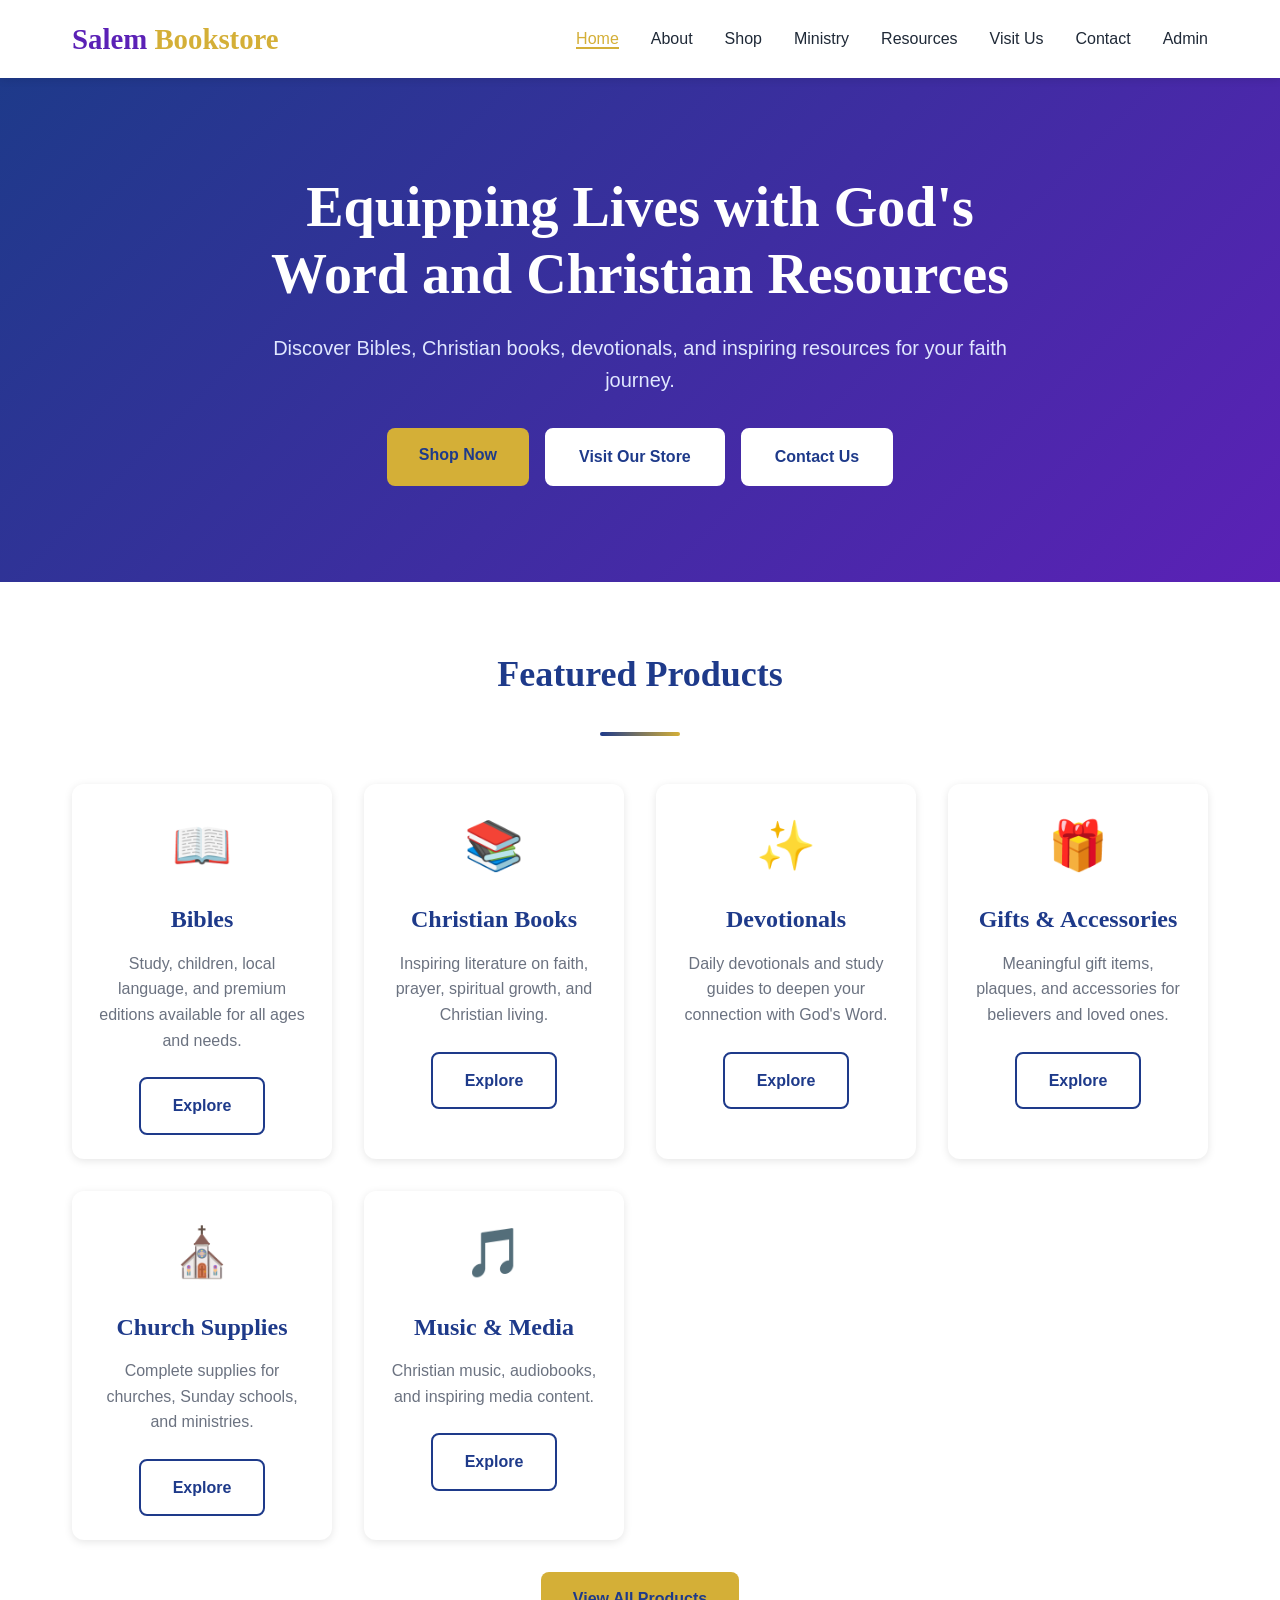
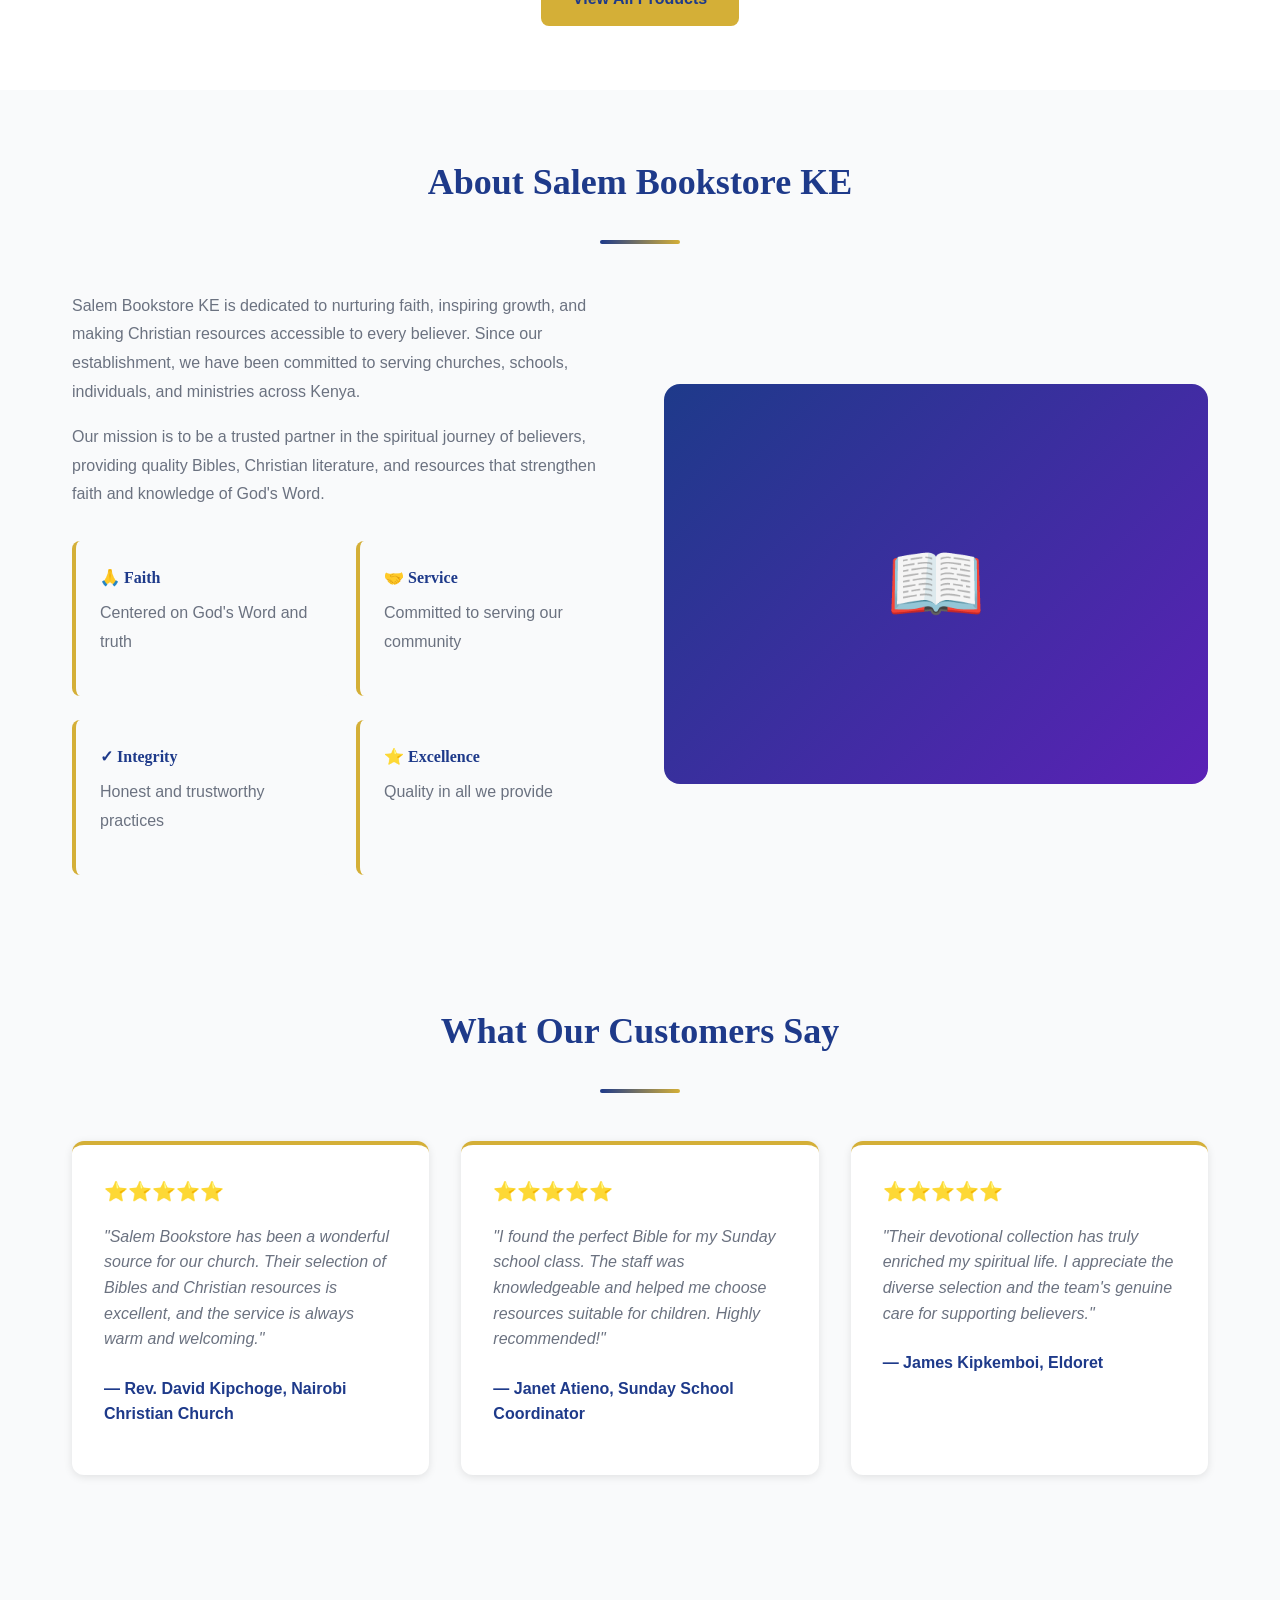
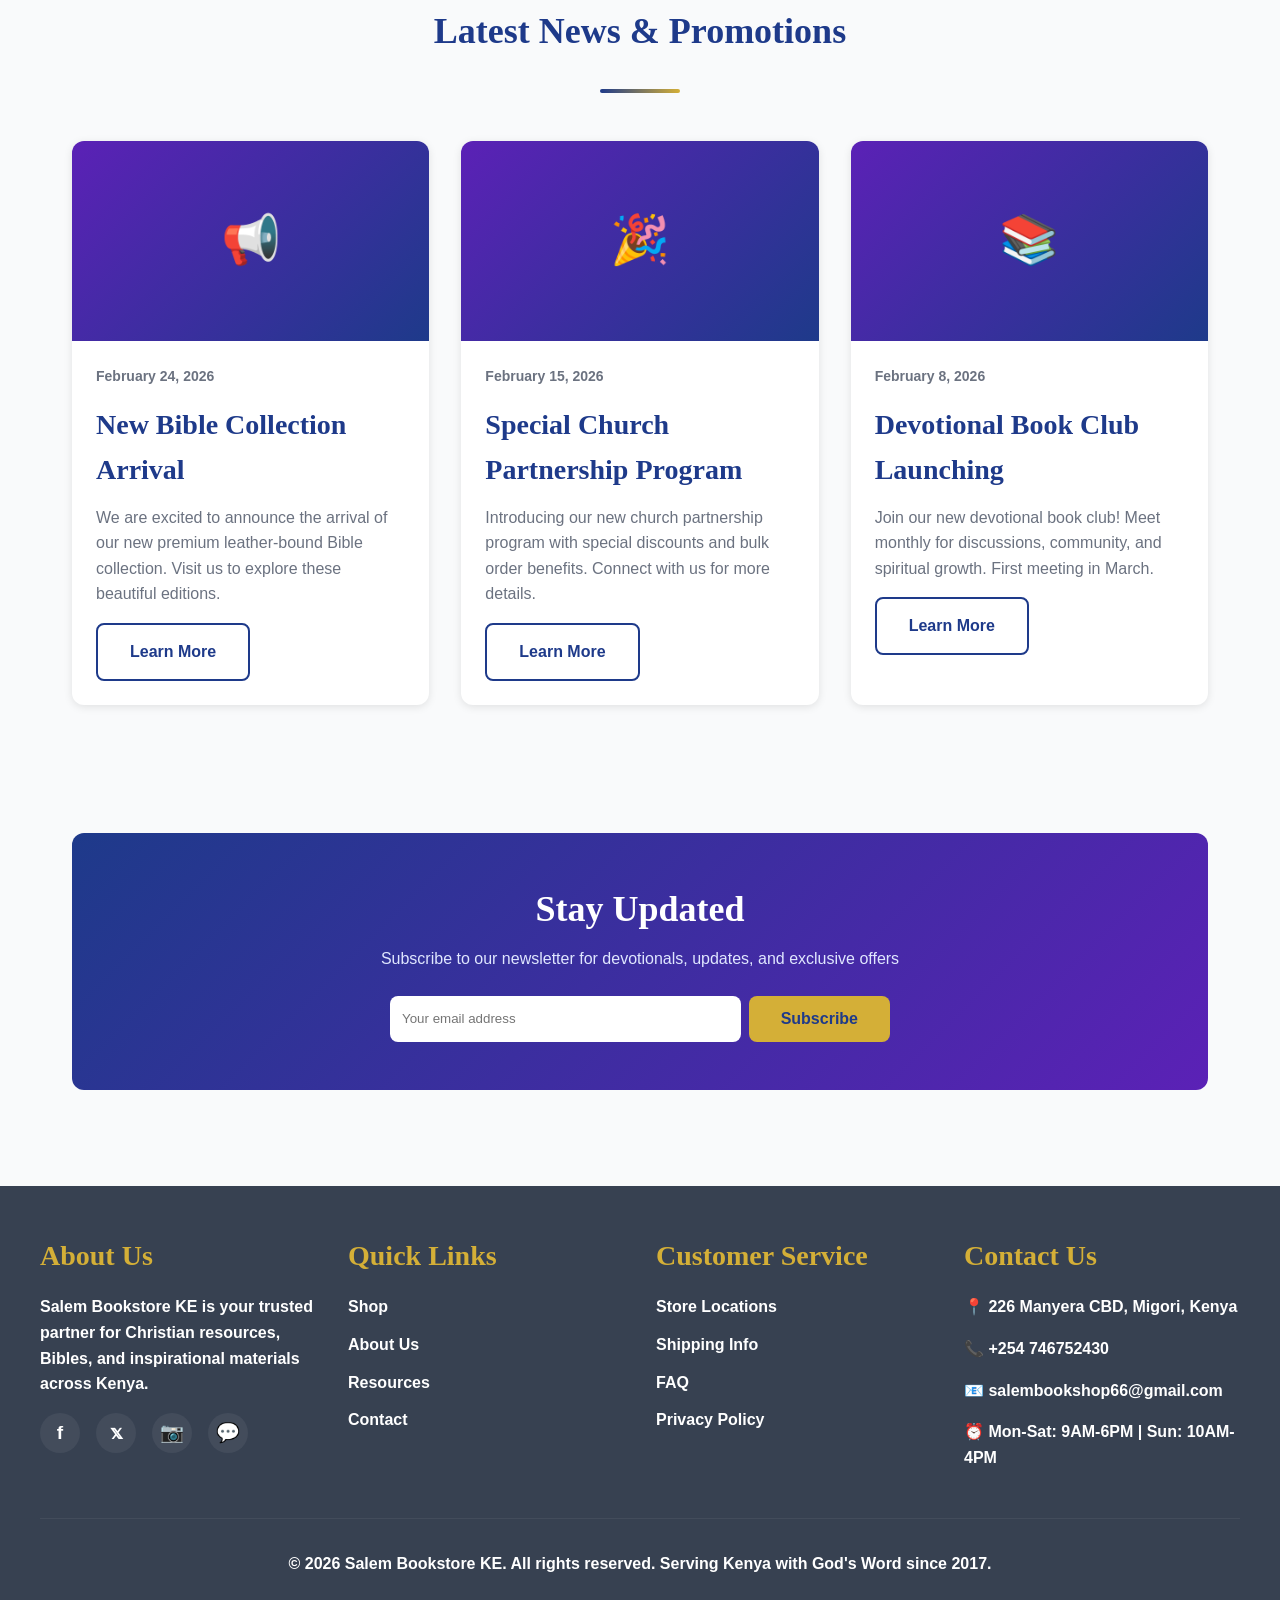
<file: index.html>
<!DOCTYPE html>
<html lang="en">
<head>
  <meta charset="UTF-8">
  <meta name="viewport" content="width=device-width, initial-scale=1.0">
  <title>Salem Bookstore KE - Christian Books & Bibles in Kenya</title>
  <link rel="stylesheet" href="css/style.css">
</head>
<body>
  <!-- ========== HEADER & NAVIGATION ========== -->
  <header>
    <nav class="navbar">
      <div class="logo">Salem <span>Bookstore</span></div>
      <button class="nav-toggle">☰</button>
      <ul class="nav-menu">
        <li><a href="index.html">Home</a></li>
        <li><a href="pages/about.html">About</a></li>
        <li><a href="pages/shop.html">Shop</a></li>
        <li><a href="pages/ministry.html">Ministry</a></li>
        <li><a href="pages/resources.html">Resources</a></li>
        <li><a href="pages/visit.html">Visit Us</a></li>
        <li><a href="pages/contact.html">Contact</a></li>
        <li><a href="pages/admin.html">Admin</a></li>
      </ul>
    </nav>
  </header>

  <!-- ========== HERO SECTION ========== -->
  <section class="hero">
    <div class="hero-content">
      <h1>Equipping Lives with God's Word and Christian Resources</h1>
      <p>Discover Bibles, Christian books, devotionals, and inspiring resources for your faith journey.</p>
      <div class="hero-buttons">
        <a href="pages/shop.html" class="btn btn-primary">Shop Now</a>
        <a href="pages/visit.html" class="btn btn-secondary">Visit Our Store</a>
        <a href="pages/contact.html" class="btn btn-secondary">Contact Us</a>
      </div>
    </div>
  </section>

  <!-- ========== FEATURED PRODUCTS ========== -->
  <section class="featured">
    <div class="container">
      <div class="section-title">
        <h2>Featured Products</h2>
      </div>
      <div class="products-grid">
        <div class="product-card">
          <div class="product-icon">📖</div>
          <h3>Bibles</h3>
          <p>Study, children, local language, and premium editions available for all ages and needs.</p>
          <a href="pages/shop.html" class="btn btn-outline">Explore</a>
        </div>
        <div class="product-card">
          <div class="product-icon">📚</div>
          <h3>Christian Books</h3>
          <p>Inspiring literature on faith, prayer, spiritual growth, and Christian living.</p>
          <a href="pages/shop.html" class="btn btn-outline">Explore</a>
        </div>
        <div class="product-card">
          <div class="product-icon">✨</div>
          <h3>Devotionals</h3>
          <p>Daily devotionals and study guides to deepen your connection with God's Word.</p>
          <a href="pages/shop.html" class="btn btn-outline">Explore</a>
        </div>
        <div class="product-card">
          <div class="product-icon">🎁</div>
          <h3>Gifts & Accessories</h3>
          <p>Meaningful gift items, plaques, and accessories for believers and loved ones.</p>
          <a href="pages/shop.html" class="btn btn-outline">Explore</a>
        </div>
        <div class="product-card">
          <div class="product-icon">⛪</div>
          <h3>Church Supplies</h3>
          <p>Complete supplies for churches, Sunday schools, and ministries.</p>
          <a href="pages/shop.html" class="btn btn-outline">Explore</a>
        </div>
        <div class="product-card">
          <div class="product-icon">🎵</div>
          <h3>Music & Media</h3>
          <p>Christian music, audiobooks, and inspiring media content.</p>
          <a href="pages/shop.html" class="btn btn-outline">Explore</a>
        </div>
      </div>
      <div class="view-all" style="margin-top: 2rem;">
        <a href="pages/shop.html" class="btn btn-primary">View All Products</a>
      </div>
    </div>
  </section>

  <!-- ========== ABOUT SECTION ========== -->
  <section class="about">
    <div class="container">
      <div class="section-title">
        <h2>About Salem Bookstore KE</h2>
      </div>
      <div class="about-content">
        <div class="about-text">
          <p>Salem Bookstore KE is dedicated to nurturing faith, inspiring growth, and making Christian resources accessible to every believer. Since our establishment, we have been committed to serving churches, schools, individuals, and ministries across Kenya.</p>
          
          <p>Our mission is to be a trusted partner in the spiritual journey of believers, providing quality Bibles, Christian literature, and resources that strengthen faith and knowledge of God's Word.</p>

          <div class="values-grid">
            <div class="value-item">
              <h4>🙏 Faith</h4>
              <p>Centered on God's Word and truth</p>
            </div>
            <div class="value-item">
              <h4>🤝 Service</h4>
              <p>Committed to serving our community</p>
            </div>
            <div class="value-item">
              <h4>✓ Integrity</h4>
              <p>Honest and trustworthy practices</p>
            </div>
            <div class="value-item">
              <h4>⭐ Excellence</h4>
              <p>Quality in all we provide</p>
            </div>
          </div>
        </div>
        <div class="about-image">
          📖
        </div>
      </div>
    </div>
  </section>

  <!-- ========== TESTIMONIALS ========== -->
  <section class="testimonials">
    <div class="container">
      <div class="section-title">
        <h2>What Our Customers Say</h2>
      </div>
      <div class="testimonials-grid">
        <div class="testimonial-card">
          <div class="stars">⭐⭐⭐⭐⭐</div>
          <p class="testimonial-text">"Salem Bookstore has been a wonderful source for our church. Their selection of Bibles and Christian resources is excellent, and the service is always warm and welcoming."</p>
          <p class="testimonial-author">— Rev. David Kipchoge, Nairobi Christian Church</p>
        </div>
        <div class="testimonial-card">
          <div class="stars">⭐⭐⭐⭐⭐</div>
          <p class="testimonial-text">"I found the perfect Bible for my Sunday school class. The staff was knowledgeable and helped me choose resources suitable for children. Highly recommended!"</p>
          <p class="testimonial-author">— Janet Atieno, Sunday School Coordinator</p>
        </div>
        <div class="testimonial-card">
          <div class="stars">⭐⭐⭐⭐⭐</div>
          <p class="testimonial-text">"Their devotional collection has truly enriched my spiritual life. I appreciate the diverse selection and the team's genuine care for supporting believers."</p>
          <p class="testimonial-author">— James Kipkemboi, Eldoret</p>
        </div>
      </div>
    </div>
  </section>

  <!-- ========== NEWS & PROMOTIONS ========== -->
  <section class="news">
    <div class="container">
      <div class="section-title">
        <h2>Latest News & Promotions</h2>
      </div>
      <div class="news-grid">
        <div class="news-card">
          <div class="news-image">📢</div>
          <div class="news-content">
            <p class="news-date">February 24, 2026</p>
            <h3>New Bible Collection Arrival</h3>
            <p>We are excited to announce the arrival of our new premium leather-bound Bible collection. Visit us to explore these beautiful editions.</p>
            <a href="pages/contact.html" class="btn btn-outline">Learn More</a>
          </div>
        </div>
        <div class="news-card">
          <div class="news-image">🎉</div>
          <div class="news-content">
            <p class="news-date">February 15, 2026</p>
            <h3>Special Church Partnership Program</h3>
            <p>Introducing our new church partnership program with special discounts and bulk order benefits. Connect with us for more details.</p>
            <a href="pages/contact.html" class="btn btn-outline">Learn More</a>
          </div>
        </div>
        <div class="news-card">
          <div class="news-image">📚</div>
          <div class="news-content">
            <p class="news-date">February 8, 2026</p>
            <h3>Devotional Book Club Launching</h3>
            <p>Join our new devotional book club! Meet monthly for discussions, community, and spiritual growth. First meeting in March.</p>
            <a href="pages/contact.html" class="btn btn-outline">Learn More</a>
          </div>
        </div>
      </div>
    </div>
  </section>

  <!-- ========== NEWSLETTER ========== -->
  <section style="padding: 0;">
    <div class="container" style="padding: 4rem 2rem;">
      <div class="newsletter">
        <h2>Stay Updated</h2>
        <p>Subscribe to our newsletter for devotionals, updates, and exclusive offers</p>
        <form class="newsletter-form" id="newsletter-form">
          <input type="email" placeholder="Your email address" required>
          <button type="submit" class="btn btn-primary">Subscribe</button>
        </form>
      </div>
    </div>
  </section>

  <!-- ========== FOOTER ========== -->
  <footer>
    <div class="footer-content">
      <div class="footer-section">
        <h3>About Us</h3>
        <p>Salem Bookstore KE is your trusted partner for Christian resources, Bibles, and inspirational materials across Kenya.</p>
        <div class="social-links">
          <a href="https://facebook.com/salembooks" target="_blank" title="Facebook">f</a>
          <a href="https://twitter.com/salembooks" target="_blank" title="Twitter">𝕩</a>
          <a href="https://instagram.com/salembooks" target="_blank" title="Instagram">📷</a>
          <a href="whatsapp://send?phone=254712345678" title="WhatsApp">💬</a>
        </div>
      </div>
      <div class="footer-section">
        <h3>Quick Links</h3>
        <ul>
          <li><a href="pages/shop.html">Shop</a></li>
          <li><a href="pages/about.html">About Us</a></li>
          <li><a href="pages/resources.html">Resources</a></li>
          <li><a href="pages/contact.html">Contact</a></li>
        </ul>
      </div>
      <div class="footer-section">
        <h3>Customer Service</h3>
        <ul>
          <li><a href="pages/visit.html">Store Locations</a></li>
          <li><a href="#">Shipping Info</a></li>
          <li><a href="#">FAQ</a></li>
          <li><a href="#">Privacy Policy</a></li>
        </ul>
      </div>
      <div class="footer-section">
        <h3>Contact Us</h3>
        <p>📍 226 Manyera CBD, Migori, Kenya</p>
        <p>📞 +254 746752430</p>
        <p>📧 salembookshop66@gmail.com</p>
        <p>⏰ Mon-Sat: 9AM-6PM | Sun: 10AM-4PM</p>
      </div>
    </div>
    <div class="footer-bottom">
      <p>&copy; 2026 Salem Bookstore KE. All rights reserved. Serving Kenya with God's Word since 2017.</p>
    </div>
  </footer>

  <script src="js/main.js"></script>
</body>
</html>
</file>
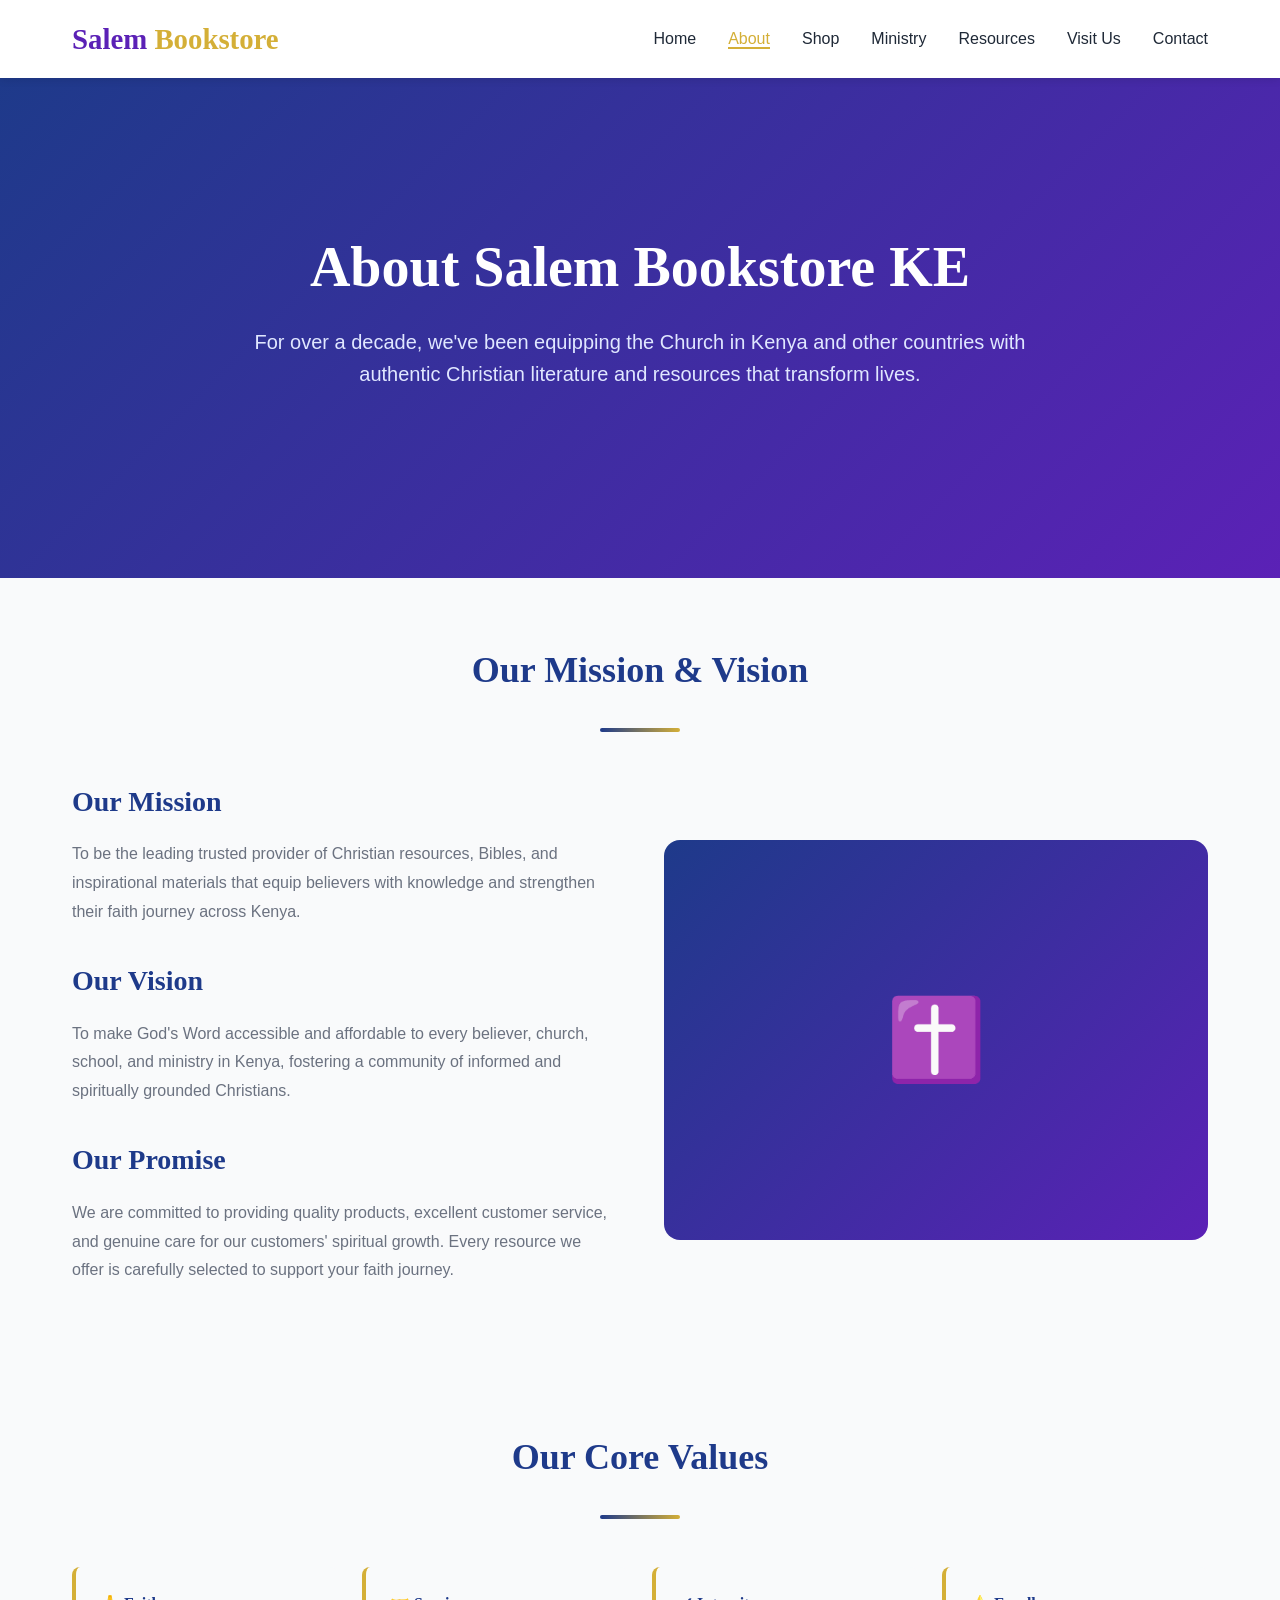
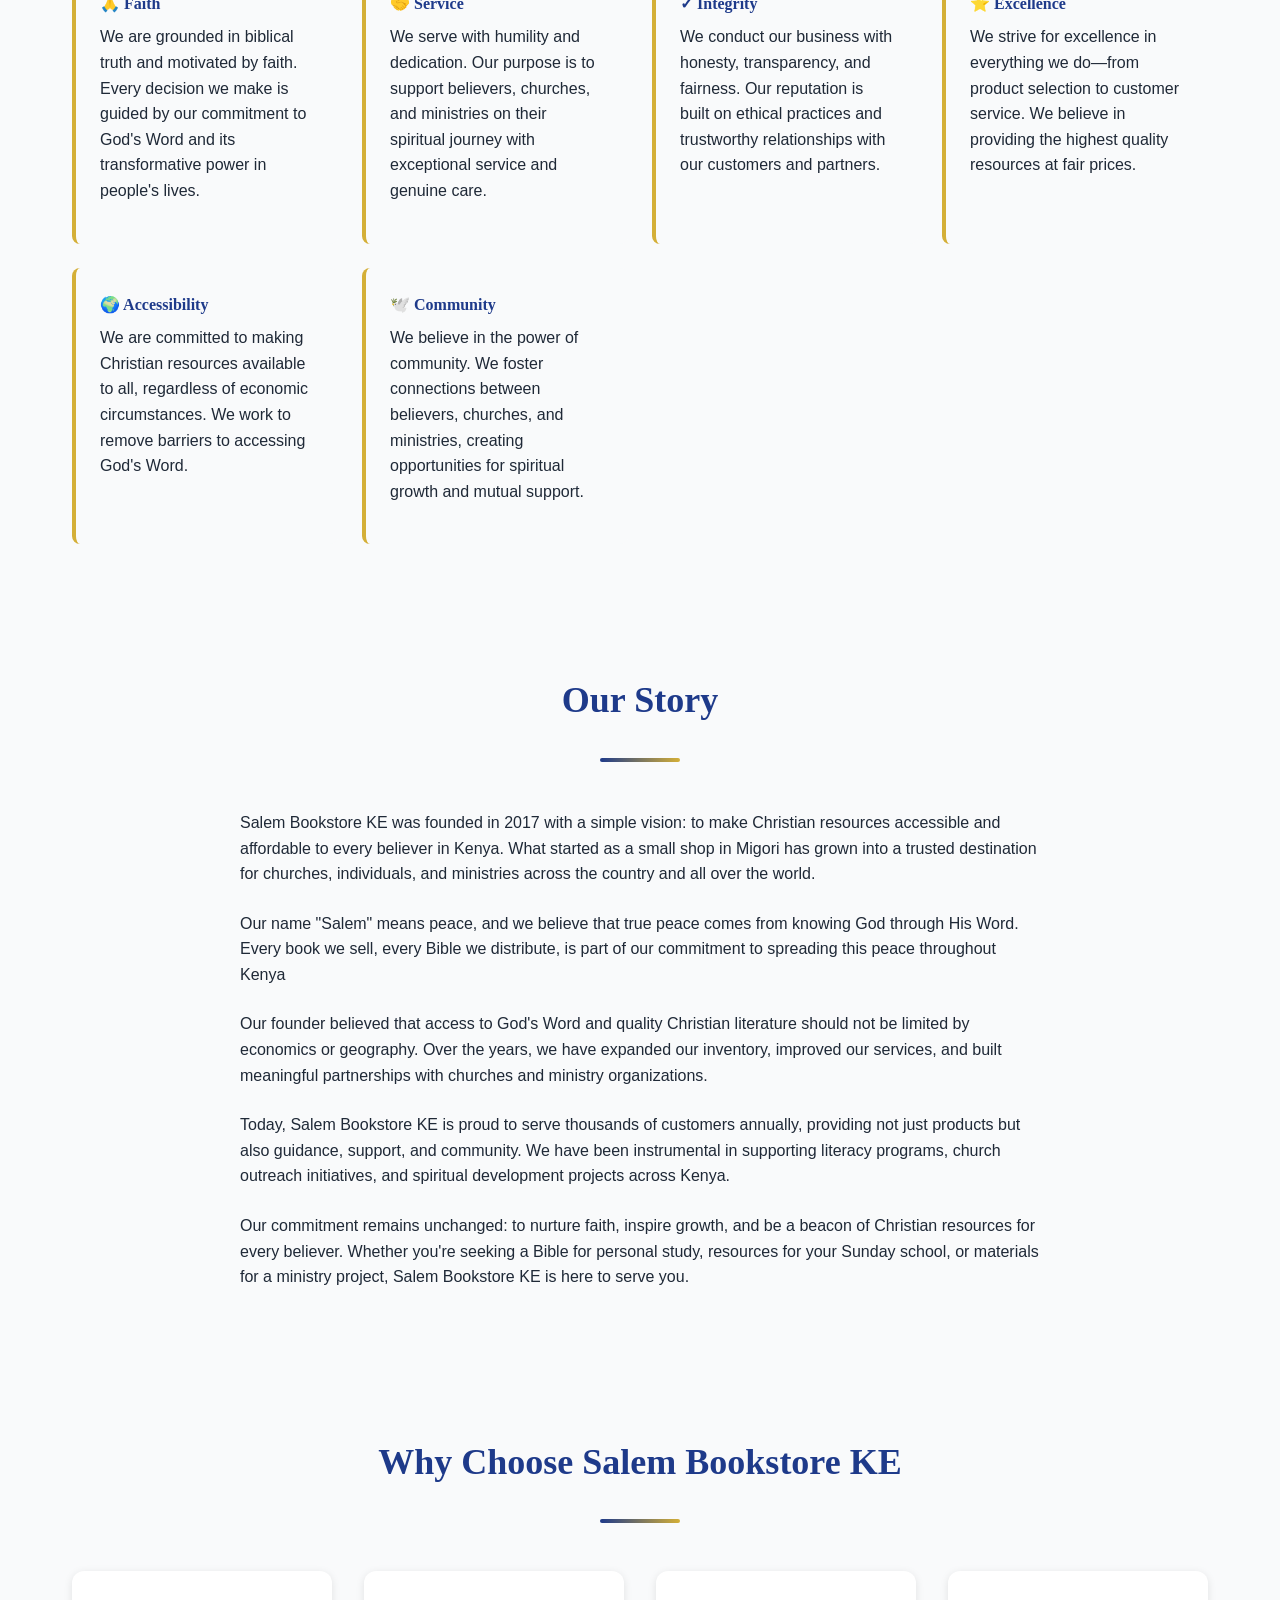
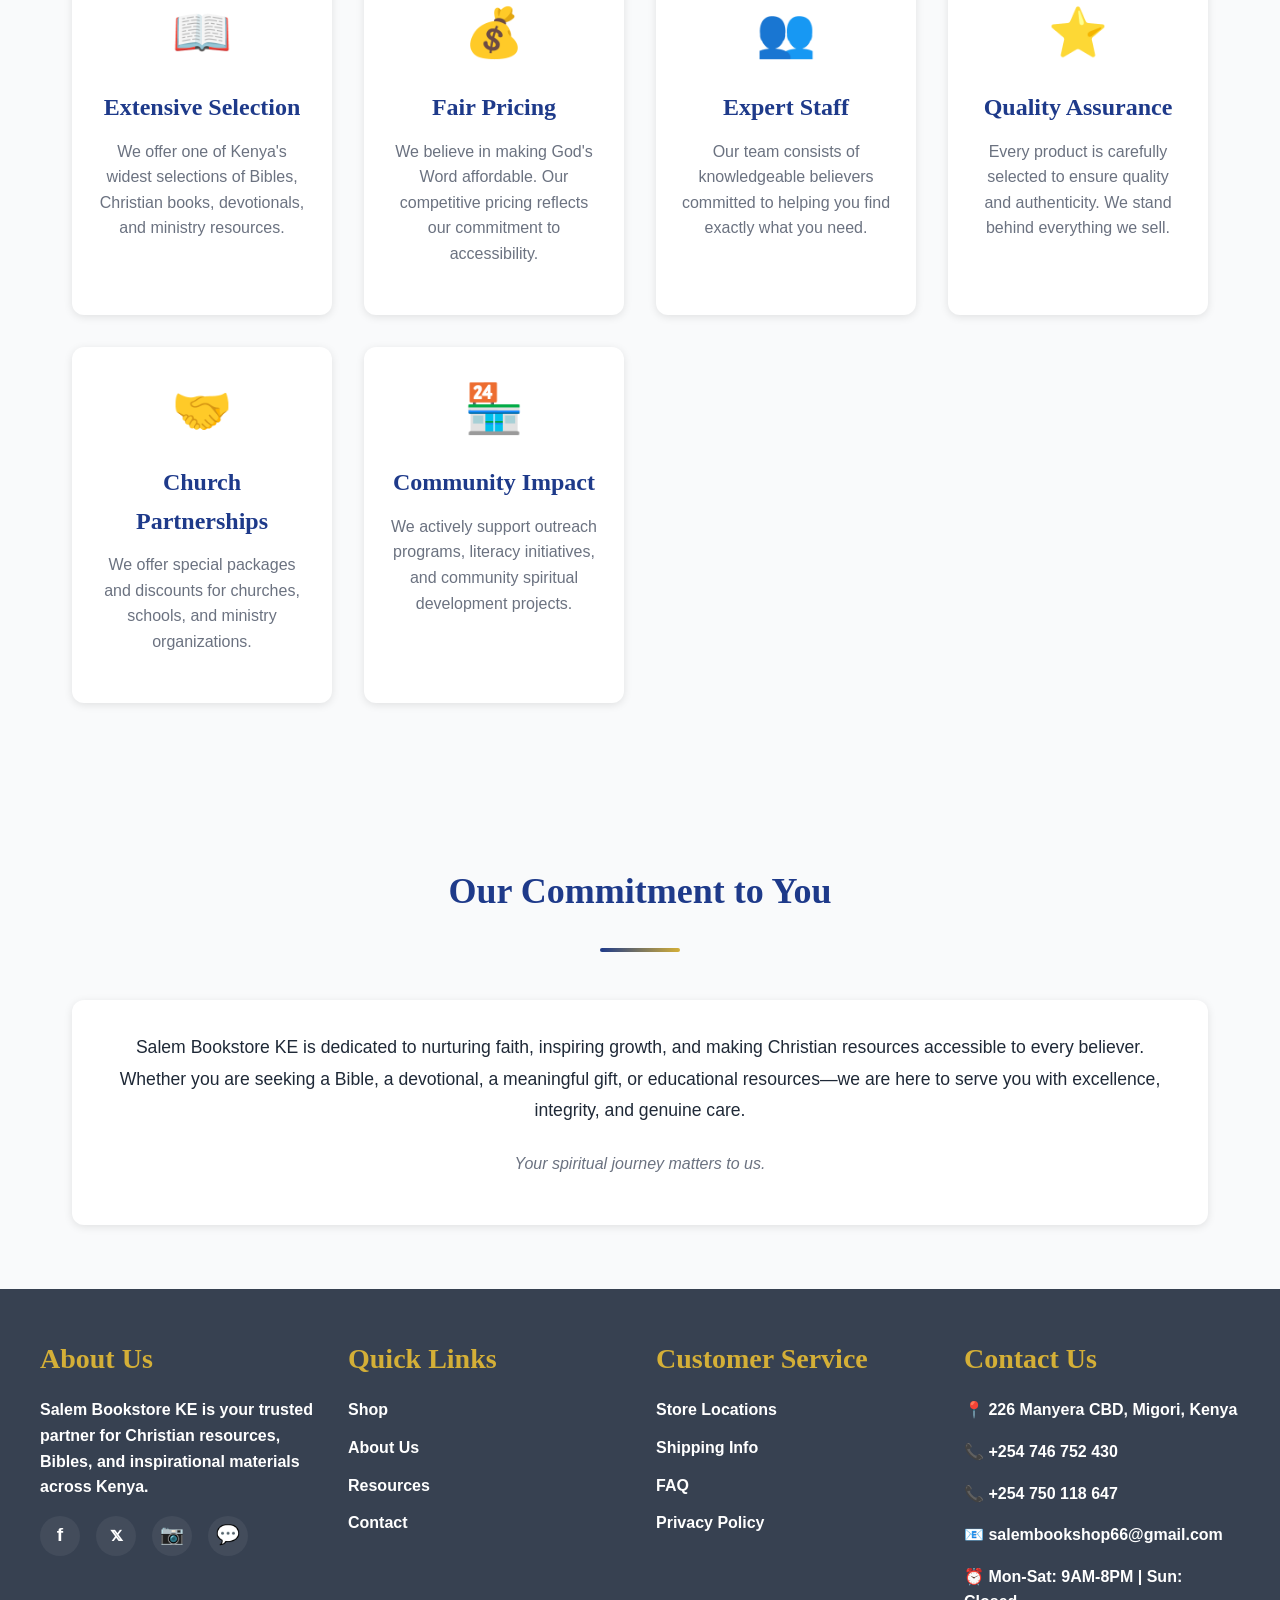
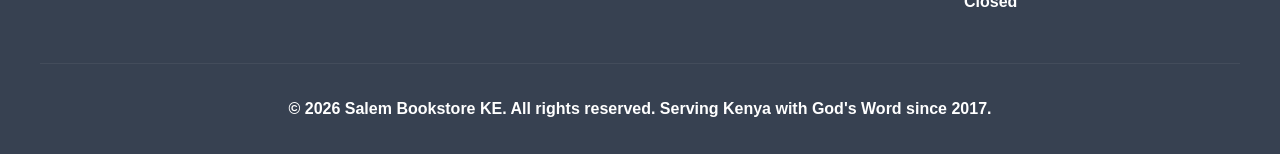
<file: pages/about.html>
<!DOCTYPE html>
<html lang="en">
<head>
  <meta charset="UTF-8">
  <meta name="viewport" content="width=device-width, initial-scale=1.0">
  <title>About Us - Salem Bookstore KE</title>
  <link rel="stylesheet" href="../css/style.css">
</head>
<body>
  <!-- ========== HEADER & NAVIGATION ========== -->
  <header>
    <nav class="navbar">
      <div class="logo">Salem <span>Bookstore</span></div>
      <button class="nav-toggle">☰</button>
      <ul class="nav-menu">
        <li><a href="../index.html">Home</a></li>
        <li><a href="about.html">About</a></li>
        <li><a href="shop.html">Shop</a></li>
        <li><a href="ministry.html">Ministry</a></li>
        <li><a href="resources.html">Resources</a></li>
        <li><a href="visit.html">Visit Us</a></li>
        <li><a href="contact.html">Contact</a></li>
      </ul>
    </nav>
  </header>

  <!-- ========== HERO SECTION ========== -->
  <section class="hero">
    <div class="hero-content">
      <h1>About Salem Bookstore KE</h1>
      <p>For over a decade, we've been equipping the Church in Kenya and other countries with authentic Christian literature and resources that transform lives.</p>
    </div>
  </section>

  <!-- ========== MISSION & VISION ========== -->
  <section>
    <div class="container">
      <div class="section-title">
        <h2>Our Mission & Vision</h2>
      </div>
      <div class="about-content">
        <div class="about-text">
          <h3>Our Mission</h3>
          <p>To be the leading trusted provider of Christian resources, Bibles, and inspirational materials that equip believers with knowledge and strengthen their faith journey across Kenya.</p>
          
          <h3 style="margin-top: 2rem;">Our Vision</h3>
          <p>To make God's Word accessible and affordable to every believer, church, school, and ministry in Kenya, fostering a community of informed and spiritually grounded Christians.</p>

          <h3 style="margin-top: 2rem;">Our Promise</h3>
          <p>We are committed to providing quality products, excellent customer service, and genuine care for our customers' spiritual growth. Every resource we offer is carefully selected to support your faith journey.</p>
        </div>
        <div class="about-image">
          ✝️
        </div>
      </div>
    </div>
  </section>

  <!-- ========== CORE VALUES ========== -->
  <section style="background-color: var(--light-bg);">
    <div class="container">
      <div class="section-title">
        <h2>Our Core Values</h2>
      </div>
      <div class="values-grid" style="grid-template-columns: repeat(auto-fit, minmax(250px, 1fr));">
        <div class="value-item">
          <h4>🙏 Faith</h4>
          <p>We are grounded in biblical truth and motivated by faith. Every decision we make is guided by our commitment to God's Word and its transformative power in people's lives.</p>
        </div>
        <div class="value-item">
          <h4>🤝 Service</h4>
          <p>We serve with humility and dedication. Our purpose is to support believers, churches, and ministries on their spiritual journey with exceptional service and genuine care.</p>
        </div>
        <div class="value-item">
          <h4>✓ Integrity</h4>
          <p>We conduct our business with honesty, transparency, and fairness. Our reputation is built on ethical practices and trustworthy relationships with our customers and partners.</p>
        </div>
        <div class="value-item">
          <h4>⭐ Excellence</h4>
          <p>We strive for excellence in everything we do—from product selection to customer service. We believe in providing the highest quality resources at fair prices.</p>
        </div>
        <div class="value-item">
          <h4>🌍 Accessibility</h4>
          <p>We are committed to making Christian resources available to all, regardless of economic circumstances. We work to remove barriers to accessing God's Word.</p>
        </div>
        <div class="value-item">
          <h4>🕊️ Community</h4>
          <p>We believe in the power of community. We foster connections between believers, churches, and ministries, creating opportunities for spiritual growth and mutual support.</p>
        </div>
      </div>
    </div>
  </section>

  <!-- ========== OUR STORY ========== -->
  <section>
    <div class="container">
      <div class="section-title">
        <h2>Our Story</h2>
      </div>
      <div style="max-width: 800px; margin: 0 auto;">
        <p style="margin-bottom: 1.5rem;">Salem Bookstore KE was founded in 2017 with a simple vision: to make Christian resources accessible and affordable to every believer in Kenya. What started as a small shop in Migori has grown into a trusted destination for churches, individuals, and ministries across the country and all over the world.</p>

        <p style="margin-bottom: 1.5rem;">Our name "Salem" means peace, and we believe that true peace comes from knowing God through His Word. Every book we sell, every Bible we distribute, is part of our commitment to spreading this peace throughout Kenya</p>

        <p style="margin-bottom: 1.5rem;">Our founder believed that access to God's Word and quality Christian literature should not be limited by economics or geography. Over the years, we have expanded our inventory, improved our services, and built meaningful partnerships with churches and ministry organizations.</p>

        <p style="margin-bottom: 1.5rem;">Today, Salem Bookstore KE is proud to serve thousands of customers annually, providing not just products but also guidance, support, and community. We have been instrumental in supporting literacy programs, church outreach initiatives, and spiritual development projects across Kenya.</p>

        <p>Our commitment remains unchanged: to nurture faith, inspire growth, and be a beacon of Christian resources for every believer. Whether you're seeking a Bible for personal study, resources for your Sunday school, or materials for a ministry project, Salem Bookstore KE is here to serve you.</p>
      </div>
    </div>
  </section>

  <!-- ========== WHAT SETS US APART ========== -->
  <section style="background-color: var(--light-bg);">
    <div class="container">
      <div class="section-title">
        <h2>Why Choose Salem Bookstore KE</h2>
      </div>
      <div class="products-grid">
        <div class="product-card">
          <div class="product-icon">📖</div>
          <h3>Extensive Selection</h3>
          <p>We offer one of Kenya's widest selections of Bibles, Christian books, devotionals, and ministry resources.</p>
        </div>
        <div class="product-card">
          <div class="product-icon">💰</div>
          <h3>Fair Pricing</h3>
          <p>We believe in making God's Word affordable. Our competitive pricing reflects our commitment to accessibility.</p>
        </div>
        <div class="product-card">
          <div class="product-icon">👥</div>
          <h3>Expert Staff</h3>
          <p>Our team consists of knowledgeable believers committed to helping you find exactly what you need.</p>
        </div>
        <div class="product-card">
          <div class="product-icon">⭐</div>
          <h3>Quality Assurance</h3>
          <p>Every product is carefully selected to ensure quality and authenticity. We stand behind everything we sell.</p>
        </div>
        <div class="product-card">
          <div class="product-icon">🤝</div>
          <h3>Church Partnerships</h3>
          <p>We offer special packages and discounts for churches, schools, and ministry organizations.</p>
        </div>
        <div class="product-card">
          <div class="product-icon">🏪</div>
          <h3>Community Impact</h3>
          <p>We actively support outreach programs, literacy initiatives, and community spiritual development projects.</p>
        </div>
      </div>
    </div>
  </section>

  <!-- ========== COMMITMENT ========== -->
  <section>
    <div class="container">
      <div class="section-title">
        <h2>Our Commitment to You</h2>
      </div>
      <div style="background-color: var(--white); padding: 2rem; border-radius: 0.75rem; box-shadow: 0 2px 8px rgba(0,0,0,0.1); text-align: center;">
        <p style="font-size: 1.1rem; line-height: 1.8; margin-bottom: 1.5rem;">Salem Bookstore KE is dedicated to nurturing faith, inspiring growth, and making Christian resources accessible to every believer. Whether you are seeking a Bible, a devotional, a meaningful gift, or educational resources—we are here to serve you with excellence, integrity, and genuine care.</p>
        <p style="font-style: italic; color: var(--text-light);">Your spiritual journey matters to us.</p>
      </div>
    </div>
  </section>

  <!-- ========== FOOTER ========== -->
  <footer>
    <div class="footer-content">
      <div class="footer-section">
        <h3>About Us</h3>
        <p>Salem Bookstore KE is your trusted partner for Christian resources, Bibles, and inspirational materials across Kenya.</p>
        <div class="social-links">
          <a href="https://facebook.com/salembooks" target="_blank" title="Facebook">f</a>
          <a href="https://twitter.com/salembooks" target="_blank" title="Twitter">𝕩</a>
          <a href="https://instagram.com/salembooks" target="_blank" title="Instagram">📷</a>
          <a href="whatsapp://send?phone=254712345678" title="WhatsApp">💬</a>
        </div>
      </div>
      <div class="footer-section">
        <h3>Quick Links</h3>
        <ul>
          <li><a href="shop.html">Shop</a></li>
          <li><a href="about.html">About Us</a></li>
          <li><a href="resources.html">Resources</a></li>
          <li><a href="contact.html">Contact</a></li>
        </ul>
      </div>
      <div class="footer-section">
        <h3>Customer Service</h3>
        <ul>
          <li><a href="visit.html">Store Locations</a></li>
          <li><a href="#">Shipping Info</a></li>
          <li><a href="#">FAQ</a></li>
          <li><a href="#">Privacy Policy</a></li>
        </ul>
      </div>
      <div class="footer-section">
        <h3>Contact Us</h3>
        <p>📍 226 Manyera CBD, Migori, Kenya</p>
        <p>📞 +254 746 752 430</p>
        <p>📞 +254 750 118 647</p>
        <p>📧 salembookshop66@gmail.com</p>
        <p>⏰ Mon-Sat: 9AM-8PM | Sun: Closed</p>
      </div>
    </div>
    <div class="footer-bottom">
      <p>&copy; 2026 Salem Bookstore KE. All rights reserved. Serving Kenya with God's Word since 2017.</p>
    </div>
  </footer>

  <script src="../js/main.js"></script>
</body>
</html>
</file>
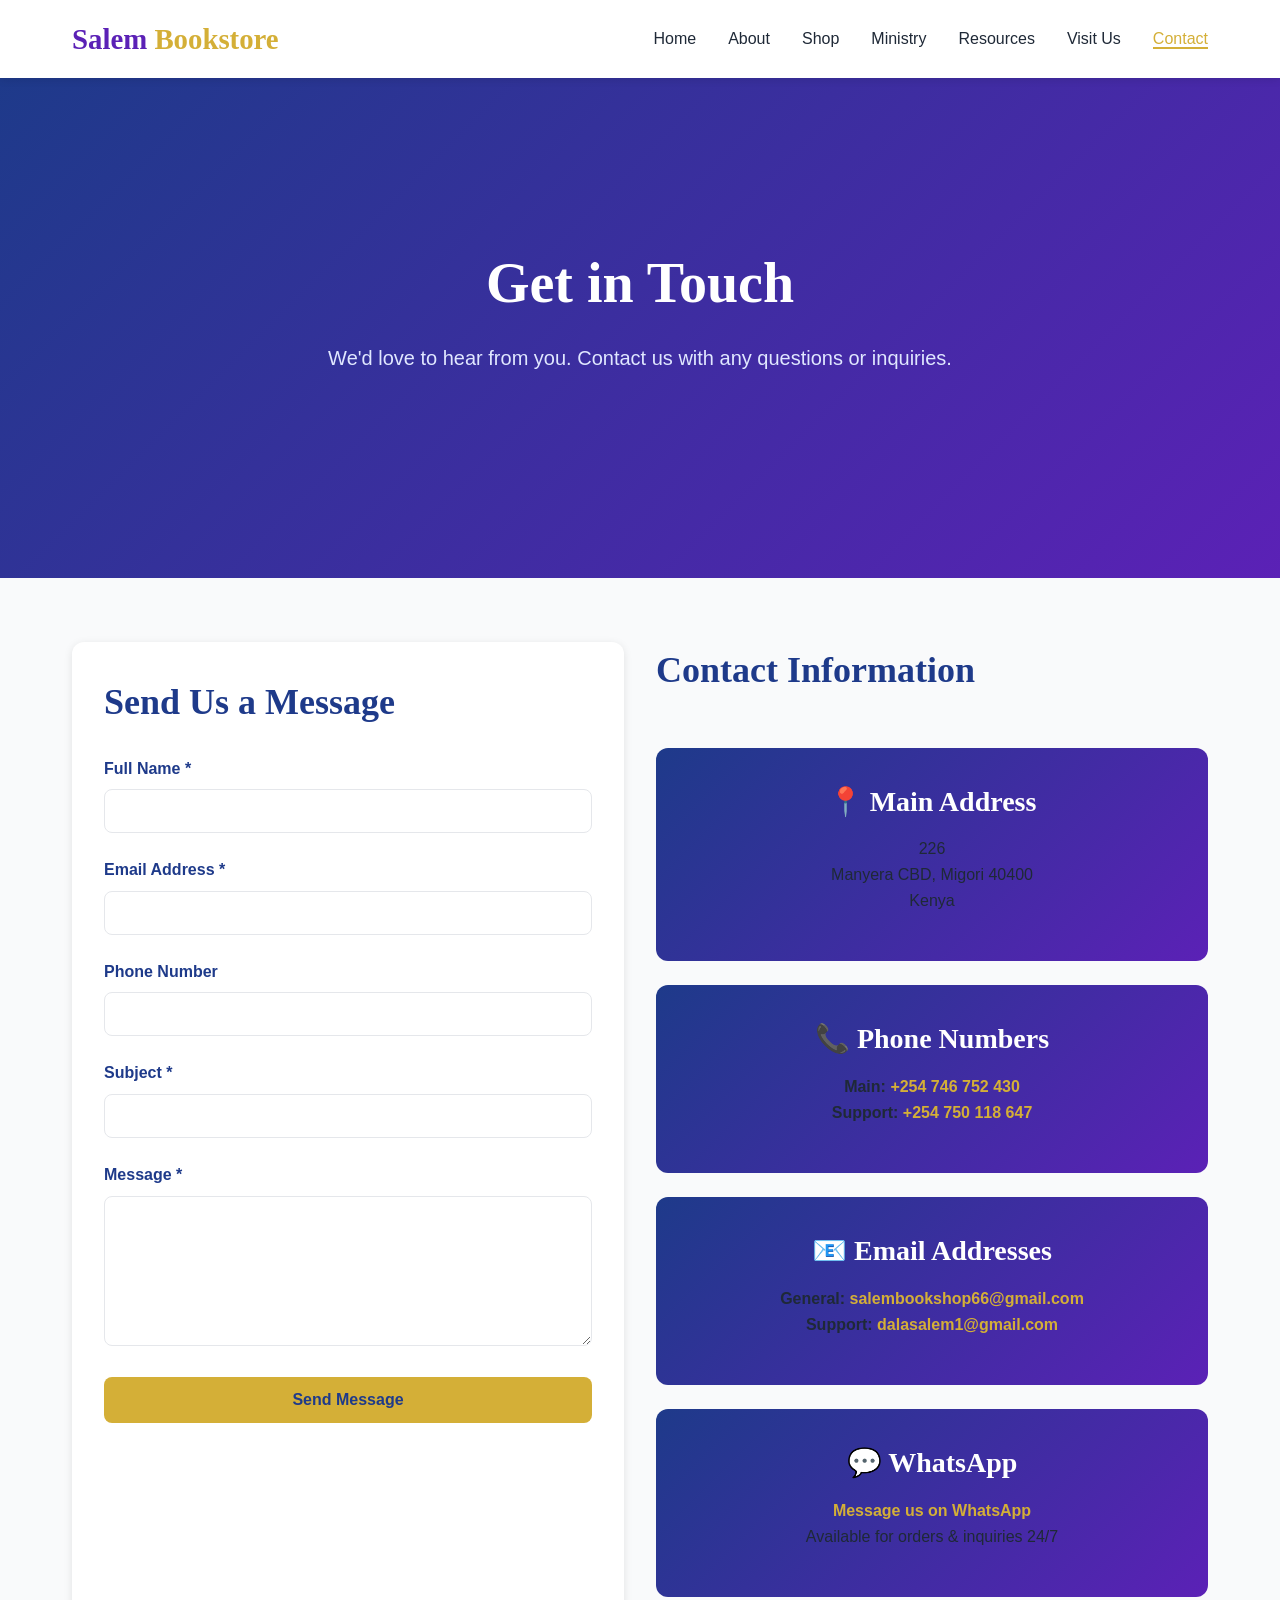
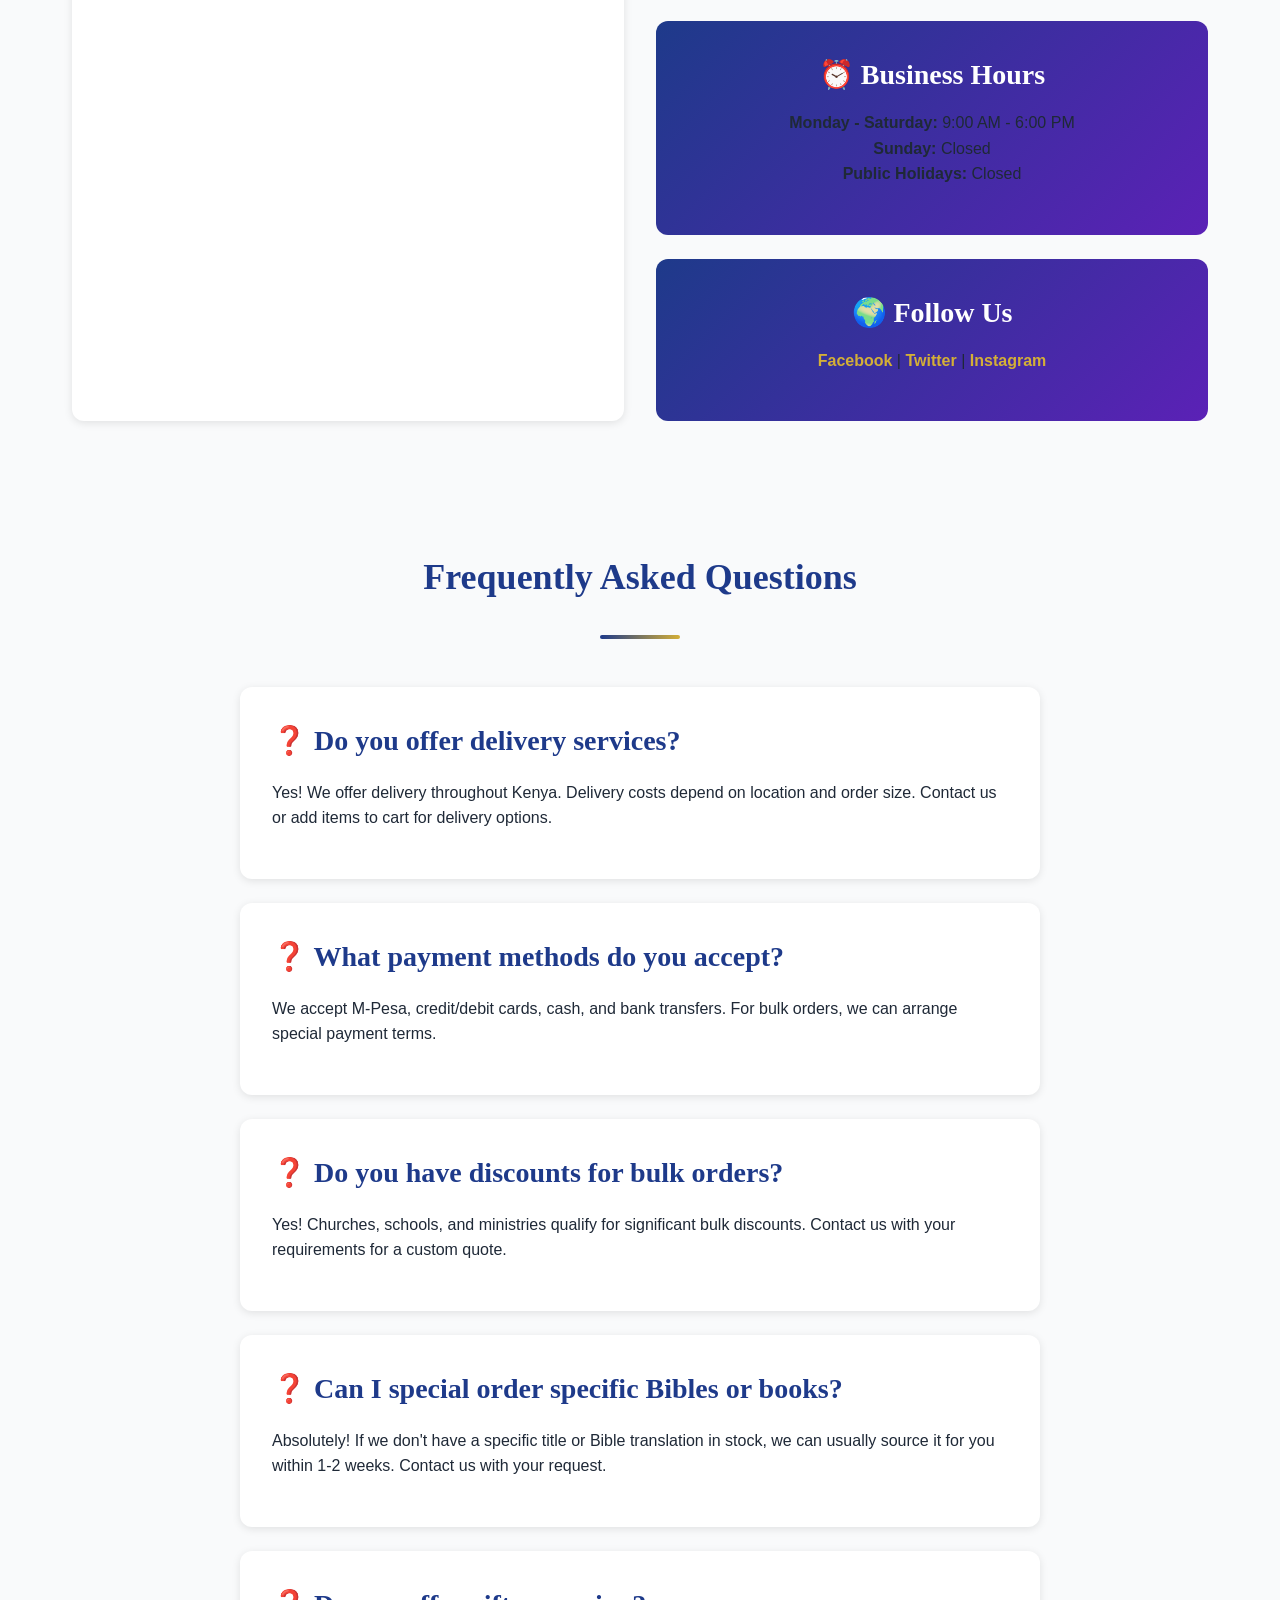
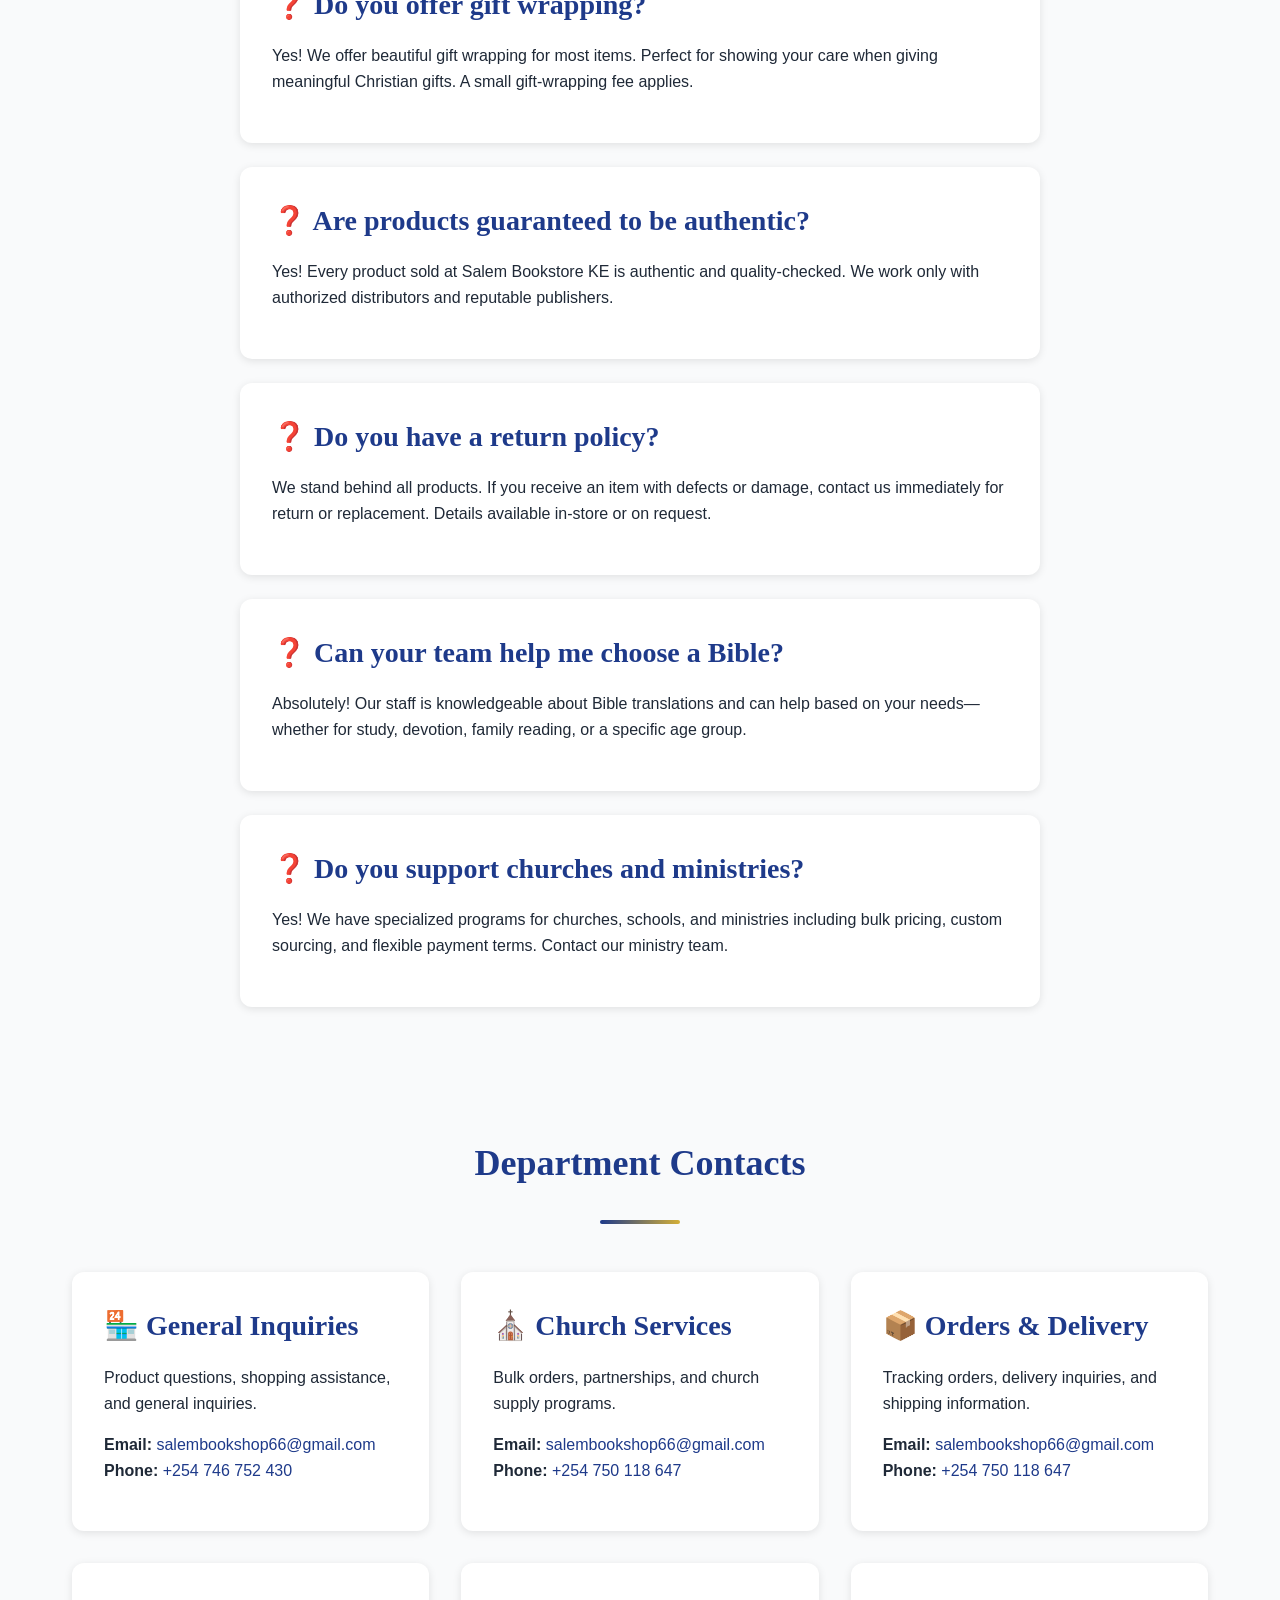
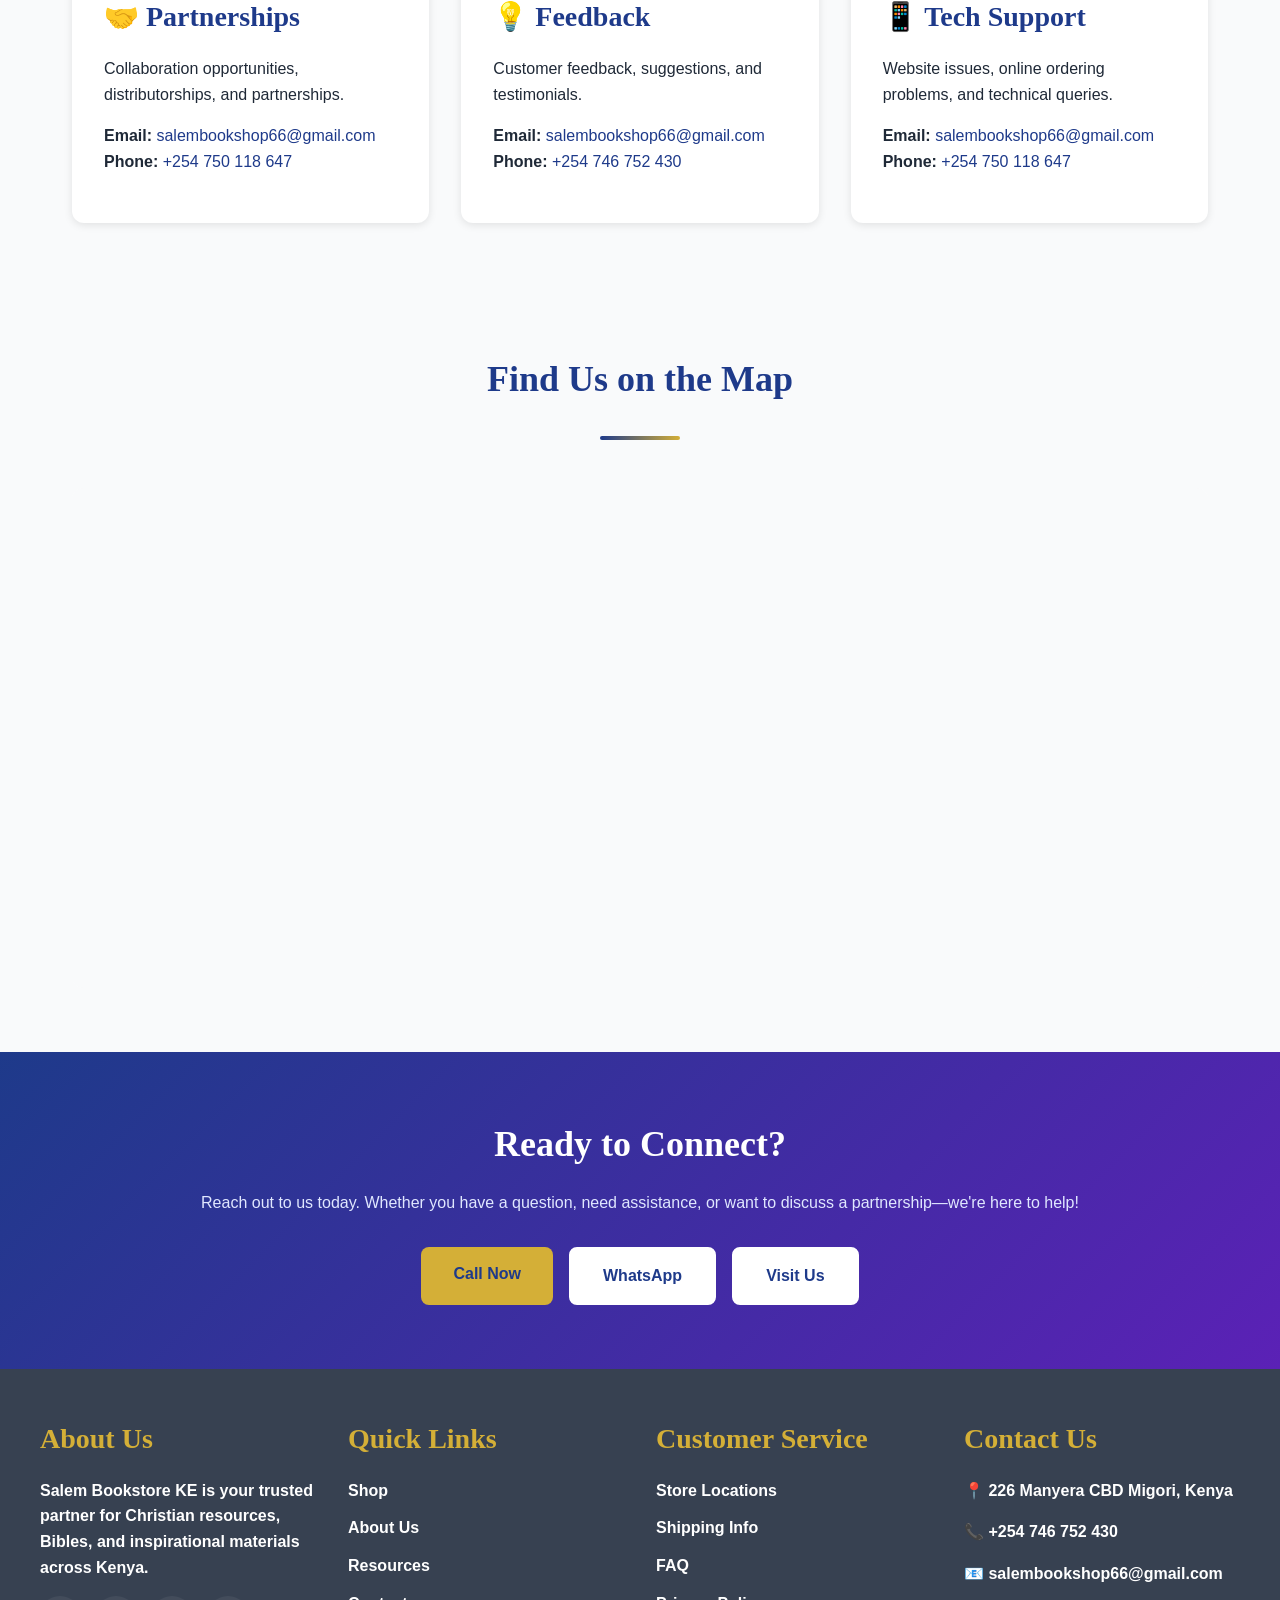
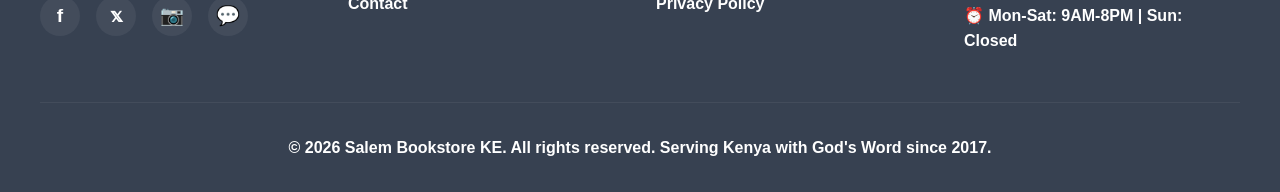
<file: pages/contact.html>
<!DOCTYPE html>
<html lang="en">
<head>
  <meta charset="UTF-8">
  <meta name="viewport" content="width=device-width, initial-scale=1.0">
  <title>Contact Us - Salem Bookstore KE</title>
  <link rel="stylesheet" href="../css/style.css">
</head>
<body>
  <!-- ========== HEADER & NAVIGATION ========== -->
  <header>
    <nav class="navbar">
      <div class="logo">Salem <span>Bookstore</span></div>
      <button class="nav-toggle">☰</button>
      <ul class="nav-menu">
        <li><a href="../index.html">Home</a></li>
        <li><a href="about.html">About</a></li>
        <li><a href="shop.html">Shop</a></li>
        <li><a href="ministry.html">Ministry</a></li>
        <li><a href="resources.html">Resources</a></li>
        <li><a href="visit.html">Visit Us</a></li>
        <li><a href="contact.html">Contact</a></li>
      </ul>
    </nav>
  </header>

  <!-- ========== HERO SECTION ========== -->
  <section class="hero">
    <div class="hero-content">
      <h1>Get in Touch</h1>
      <p>We'd love to hear from you. Contact us with any questions or inquiries.</p>
    </div>
  </section>

  <!-- ========== CONTACT SECTION ========== -->
  <section>
    <div class="container">
      <div class="contact-section">
        <!-- Contact Form -->
        <div class="contact-form">
          <h2 style="margin-bottom: 1.5rem;">Send Us a Message</h2>
          <form id="contact-form">
            <div class="form-group">
              <label for="name">Full Name *</label>
              <input type="text" id="name" name="name" required>
            </div>

            <div class="form-group">
              <label for="email">Email Address *</label>
              <input type="email" id="email" name="email" required>
            </div>

            <div class="form-group">
              <label for="phone">Phone Number</label>
              <input type="tel" id="phone" name="phone">
            </div>

            <div class="form-group">
              <label for="subject">Subject *</label>
              <input type="text" id="subject" name="subject" required>
            </div>

            <div class="form-group">
              <label for="message">Message *</label>
              <textarea id="message" name="message" required></textarea>
            </div>

            <button type="submit" class="btn btn-primary" style="width: 100%;">Send Message</button>
          </form>
        </div>

        <!-- Contact Information -->
        <div class="contact-info">
          <h2 style="margin-bottom: 1.5rem;">Contact Information</h2>

          <div class="info-box">
            <h3>📍 Main Address</h3>
            <p>226<br>Manyera CBD, Migori 40400<br>Kenya</p>
          </div>

          <div class="info-box">
            <h3>📞 Phone Numbers</h3>
            <p>
              <strong>Main:</strong> <a href="tel:+254746752430">+254 746 752 430</a><br>
              <strong>Support:</strong> <a href="tel:+254750118647">+254 750 118 647</a>
            </p>
          </div>

          <div class="info-box">
            <h3>📧 Email Addresses</h3>
            <p>
              <strong>General:</strong> <a href="mailto:salembookshop66@gmail.com">salembookshop66@gmail.com</a><br>
              <strong>Support:</strong> <a href="mailto:dalasalem1@gmail.com">dalasalem1@gmail.com</a>
            </p>
          </div>

          <div class="info-box">
            <h3>💬 WhatsApp</h3>
            <p>
              <a href="https://wa.me/254750118647" target="_blank">Message us on WhatsApp</a><br>
              Available for orders & inquiries 24/7
            </p>
          </div>

          <div class="info-box">
            <h3>⏰ Business Hours</h3>
            <p>
              <strong>Monday - Saturday:</strong> 9:00 AM - 6:00 PM<br>
              <strong>Sunday:</strong> Closed<br>
              <strong>Public Holidays:</strong> Closed
            </p>
          </div>

          <div class="info-box">
            <h3>🌍 Follow Us</h3>
            <p>
              <a href="https://facebook.com/salembooks" target="_blank">Facebook</a> | 
              <a href="https://twitter.com/salembooks" target="_blank">Twitter</a> | 
              <a href="https://instagram.com/salembooks" target="_blank">Instagram</a>
            </p>
          </div>
        </div>
      </div>
    </div>
  </section>

  <!-- ========== FREQUENTLY ASKED QUESTIONS ========== -->
  <section style="background-color: var(--light-bg);">
    <div class="container">
      <div class="section-title">
        <h2>Frequently Asked Questions</h2>
      </div>
      <div style="max-width: 800px; margin: 0 auto;">
        <div style="background: var(--white); padding: 2rem; border-radius: 0.75rem; box-shadow: 0 2px 8px rgba(0,0,0,0.1); margin-bottom: 1.5rem;">
          <h3 style="color: var(--primary-blue); margin-bottom: 1rem;">❓ Do you offer delivery services?</h3>
          <p>Yes! We offer delivery throughout Kenya. Delivery costs depend on location and order size. Contact us or add items to cart for delivery options.</p>
        </div>

        <div style="background: var(--white); padding: 2rem; border-radius: 0.75rem; box-shadow: 0 2px 8px rgba(0,0,0,0.1); margin-bottom: 1.5rem;">
          <h3 style="color: var(--primary-blue); margin-bottom: 1rem;">❓ What payment methods do you accept?</h3>
          <p>We accept M-Pesa, credit/debit cards, cash, and bank transfers. For bulk orders, we can arrange special payment terms.</p>
        </div>

        <div style="background: var(--white); padding: 2rem; border-radius: 0.75rem; box-shadow: 0 2px 8px rgba(0,0,0,0.1); margin-bottom: 1.5rem;">
          <h3 style="color: var(--primary-blue); margin-bottom: 1rem;">❓ Do you have discounts for bulk orders?</h3>
          <p>Yes! Churches, schools, and ministries qualify for significant bulk discounts. Contact us with your requirements for a custom quote.</p>
        </div>

        <div style="background: var(--white); padding: 2rem; border-radius: 0.75rem; box-shadow: 0 2px 8px rgba(0,0,0,0.1); margin-bottom: 1.5rem;">
          <h3 style="color: var(--primary-blue); margin-bottom: 1rem;">❓ Can I special order specific Bibles or books?</h3>
          <p>Absolutely! If we don't have a specific title or Bible translation in stock, we can usually source it for you within 1-2 weeks. Contact us with your request.</p>
        </div>

        <div style="background: var(--white); padding: 2rem; border-radius: 0.75rem; box-shadow: 0 2px 8px rgba(0,0,0,0.1); margin-bottom: 1.5rem;">
          <h3 style="color: var(--primary-blue); margin-bottom: 1rem;">❓ Do you offer gift wrapping?</h3>
          <p>Yes! We offer beautiful gift wrapping for most items. Perfect for showing your care when giving meaningful Christian gifts. A small gift-wrapping fee applies.</p>
        </div>

        <div style="background: var(--white); padding: 2rem; border-radius: 0.75rem; box-shadow: 0 2px 8px rgba(0,0,0,0.1); margin-bottom: 1.5rem;">
          <h3 style="color: var(--primary-blue); margin-bottom: 1rem;">❓ Are products guaranteed to be authentic?</h3>
          <p>Yes! Every product sold at Salem Bookstore KE is authentic and quality-checked. We work only with authorized distributors and reputable publishers.</p>
        </div>

        <div style="background: var(--white); padding: 2rem; border-radius: 0.75rem; box-shadow: 0 2px 8px rgba(0,0,0,0.1); margin-bottom: 1.5rem;">
          <h3 style="color: var(--primary-blue); margin-bottom: 1rem;">❓ Do you have a return policy?</h3>
          <p>We stand behind all products. If you receive an item with defects or damage, contact us immediately for return or replacement. Details available in-store or on request.</p>
        </div>

        <div style="background: var(--white); padding: 2rem; border-radius: 0.75rem; box-shadow: 0 2px 8px rgba(0,0,0,0.1); margin-bottom: 1.5rem;">
          <h3 style="color: var(--primary-blue); margin-bottom: 1rem;">❓ Can your team help me choose a Bible?</h3>
          <p>Absolutely! Our staff is knowledgeable about Bible translations and can help based on your needs—whether for study, devotion, family reading, or a specific age group.</p>
        </div>

        <div style="background: var(--white); padding: 2rem; border-radius: 0.75rem; box-shadow: 0 2px 8px rgba(0,0,0,0.1);">
          <h3 style="color: var(--primary-blue); margin-bottom: 1rem;">❓ Do you support churches and ministries?</h3>
          <p>Yes! We have specialized programs for churches, schools, and ministries including bulk pricing, custom sourcing, and flexible payment terms. Contact our ministry team.</p>
        </div>
      </div>
    </div>
  </section>

  <!-- ========== DEPARTMENTS ========== -->
  <section>
    <div class="container">
      <div class="section-title">
        <h2>Department Contacts</h2>
      </div>
      <div style="display: grid; grid-template-columns: repeat(auto-fit, minmax(280px, 1fr)); gap: 2rem;">
        <div style="background: var(--white); padding: 2rem; border-radius: 0.75rem; box-shadow: 0 2px 8px rgba(0,0,0,0.1);">
          <h3 style="color: var(--primary-blue); margin-bottom: 1rem;">🏪 General Inquiries</h3>
          <p style="margin-bottom: 1rem;">Product questions, shopping assistance, and general inquiries.</p>
          <p>
            <strong>Email:</strong> <a href="mailto:salembookshop66@gmail.com">salembookshop66@gmail.com</a><br>
            <strong>Phone:</strong> <a href="tel:+254746752430">+254 746 752 430</a>
          </p>
        </div>

        <div style="background: var(--white); padding: 2rem; border-radius: 0.75rem; box-shadow: 0 2px 8px rgba(0,0,0,0.1);">
          <h3 style="color: var(--primary-blue); margin-bottom: 1rem;">⛪ Church Services</h3>
          <p style="margin-bottom: 1rem;">Bulk orders, partnerships, and church supply programs.</p>
          <p>
            <strong>Email:</strong> <a href="mailto:salembookshop66@gmail.com">salembookshop66@gmail.com</a><br>
            <strong>Phone:</strong> <a href="tel:+254750118647">+254 750 118 647</a>
          </p>
        </div>

        <div style="background: var(--white); padding: 2rem; border-radius: 0.75rem; box-shadow: 0 2px 8px rgba(0,0,0,0.1);">
          <h3 style="color: var(--primary-blue); margin-bottom: 1rem;">📦 Orders & Delivery</h3>
          <p style="margin-bottom: 1rem;">Tracking orders, delivery inquiries, and shipping information.</p>
          <p>
            <strong>Email:</strong> <a href="mailto:salembookshop66@gmail.com">salembookshop66@gmail.com</a><br>
            <strong>Phone:</strong> <a href="tel:+254750118647">+254 750 118 647</a>
          </p>
        </div>

        <div style="background: var(--white); padding: 2rem; border-radius: 0.75rem; box-shadow: 0 2px 8px rgba(0,0,0,0.1);">
          <h3 style="color: var(--primary-blue); margin-bottom: 1rem;">🤝 Partnerships</h3>
          <p style="margin-bottom: 1rem;">Collaboration opportunities, distributorships, and partnerships.</p>
          <p>
            <strong>Email:</strong> <a href="mailto:salembookshop66@gmail.com">salembookshop66@gmail.com</a><br>
            <strong>Phone:</strong> <a href="tel:+254750118647">+254 750 118 647</a>
          </p>
        </div>

        <div style="background: var(--white); padding: 2rem; border-radius: 0.75rem; box-shadow: 0 2px 8px rgba(0,0,0,0.1);">
          <h3 style="color: var(--primary-blue); margin-bottom: 1rem;">💡 Feedback</h3>
          <p style="margin-bottom: 1rem;">Customer feedback, suggestions, and testimonials.</p>
          <p>
            <strong>Email:</strong> <a href="mailto:salembookshop66@gmail.com">salembookshop66@gmail.com</a><br>
            <strong>Phone:</strong> <a href="tel:+254746752430">+254 746 752 430</a>
          </p>
        </div>

        <div style="background: var(--white); padding: 2rem; border-radius: 0.75rem; box-shadow: 0 2px 8px rgba(0,0,0,0.1);">
          <h3 style="color: var(--primary-blue); margin-bottom: 1rem;">📱 Tech Support</h3>
          <p style="margin-bottom: 1rem;">Website issues, online ordering problems, and technical queries.</p>
          <p>
            <strong>Email:</strong> <a href="mailto:salembookshop66@gmail.com">salembookshop66@gmail.com</a><br>
            <strong>Phone:</strong> <a href="tel:+254750118647">+254 750 118 647</a>
          </p>
        </div>
      </div>
    </div>
  </section>

  <!-- ========== MAP ========== -->
  <section style="background-color: var(--light-bg);">
    <div class="container">
      <div class="section-title">
        <h2>Find Us on the Map</h2>
      </div>
      <div class="map-container" style="height: 500px;">
        <iframe width="100%" height="100%" frameborder="0" style="border:0" src="https://www.google.com/maps/embed?pb=!1m18!1m12!1m3!1d3988.8177255945347!2d36.82179!3d-1.28637!2m3!1f0!2f0!3f0!3m2!1i1024!2i768!4f13.1!3m3!1m2!1s0x182f1c38e0000001%3A0x1234567890abcdef!2sNairobi%20CBD!5e0!3m2!1sen!2ske!4v1" allowfullscreen="" loading="lazy" referrerpolicy="no-referrer-when-downgrade"></iframe>
      </div>
    </div>
  </section>

  <!-- ========== CTA ========== -->
  <section style="background: linear-gradient(135deg, var(--primary-blue) 0%, var(--secondary-purple) 100%); color: var(--white); text-align: center;">
    <div class="container">
      <h2 style="color: var(--white); margin-bottom: 1rem;">Ready to Connect?</h2>
      <p style="color: #e0e7ff; margin-bottom: 2rem;">Reach out to us today. Whether you have a question, need assistance, or want to discuss a partnership—we're here to help!</p>
      <div style="display: flex; gap: 1rem; justify-content: center; flex-wrap: wrap;">
        <a href="tel:+254750118647" class="btn btn-primary">Call Now</a>
        <a href="https://wa.me/254750118647" target="_blank" class="btn btn-secondary">WhatsApp</a>
        <a href="visit.html" class="btn btn-secondary">Visit Us</a>
      </div>
    </div>
  </section>

  <!-- ========== FOOTER ========== -->
  <footer>
    <div class="footer-content">
      <div class="footer-section">
        <h3>About Us</h3>
        <p>Salem Bookstore KE is your trusted partner for Christian resources, Bibles, and inspirational materials across Kenya.</p>
        <div class="social-links">
          <a href="https://facebook.com/salembooks" target="_blank" title="Facebook">f</a>
          <a href="https://twitter.com/salembooks" target="_blank" title="Twitter">𝕩</a>
          <a href="https://instagram.com/salembooks" target="_blank" title="Instagram">📷</a>
          <a href="whatsapp://send?phone=254750118647" title="WhatsApp">💬</a>
        </div>
      </div>
      <div class="footer-section">
        <h3>Quick Links</h3>
        <ul>
          <li><a href="shop.html">Shop</a></li>
          <li><a href="about.html">About Us</a></li>
          <li><a href="resources.html">Resources</a></li>
          <li><a href="contact.html">Contact</a></li>
        </ul>
      </div>
      <div class="footer-section">
        <h3>Customer Service</h3>
        <ul>
          <li><a href="visit.html">Store Locations</a></li>
          <li><a href="#">Shipping Info</a></li>
          <li><a href="#">FAQ</a></li>
          <li><a href="#">Privacy Policy</a></li>
        </ul>
      </div>
      <div class="footer-section">
        <h3>Contact Us</h3>
        <p>📍 226 Manyera CBD Migori, Kenya </p>
        <p>📞 +254 746 752 430</p>
        <p>📧 salembookshop66@gmail.com</p>
        <p>⏰ Mon-Sat: 9AM-8PM | Sun: Closed</p>
      </div>
    </div>
    <div class="footer-bottom">
      <p>&copy; 2026 Salem Bookstore KE. All rights reserved. Serving Kenya with God's Word since 2017.</p>
    </div>
  </footer>

  <script src="../js/main.js"></script>
</body>
</html>
</file>
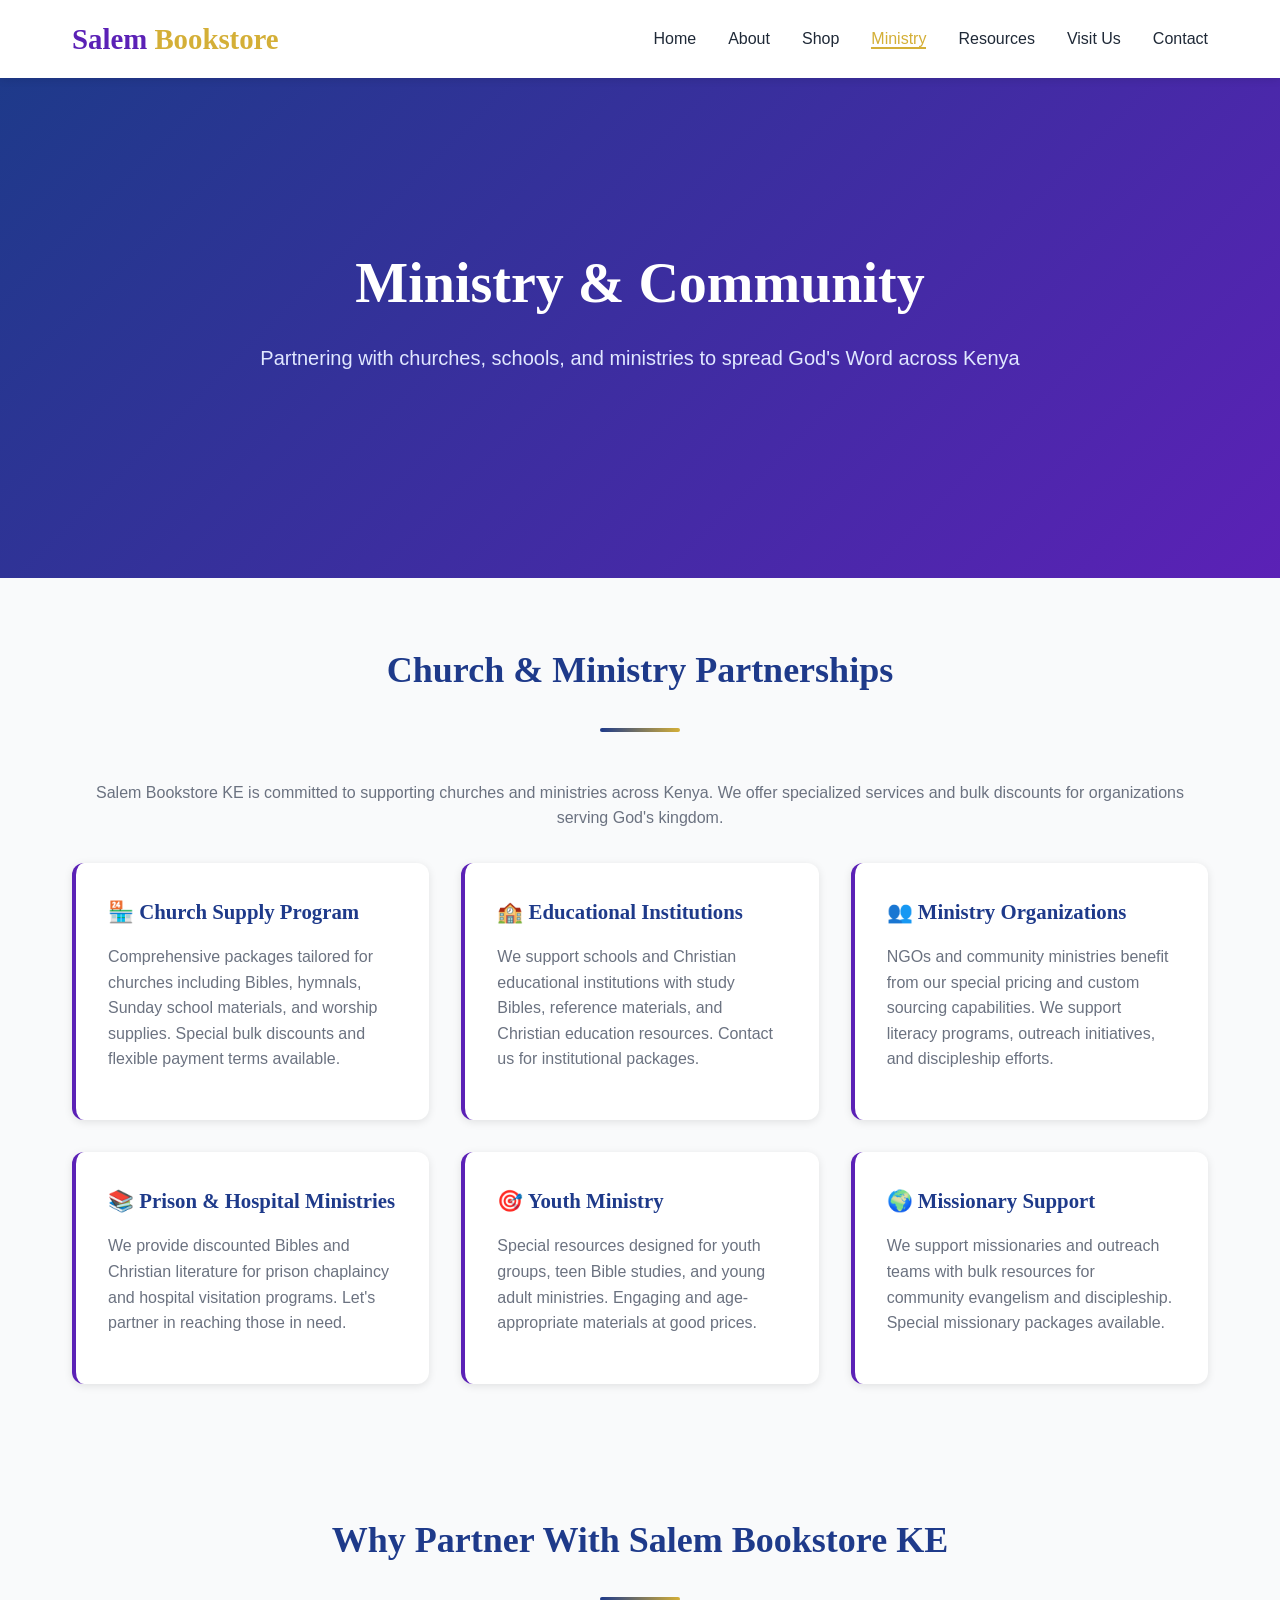
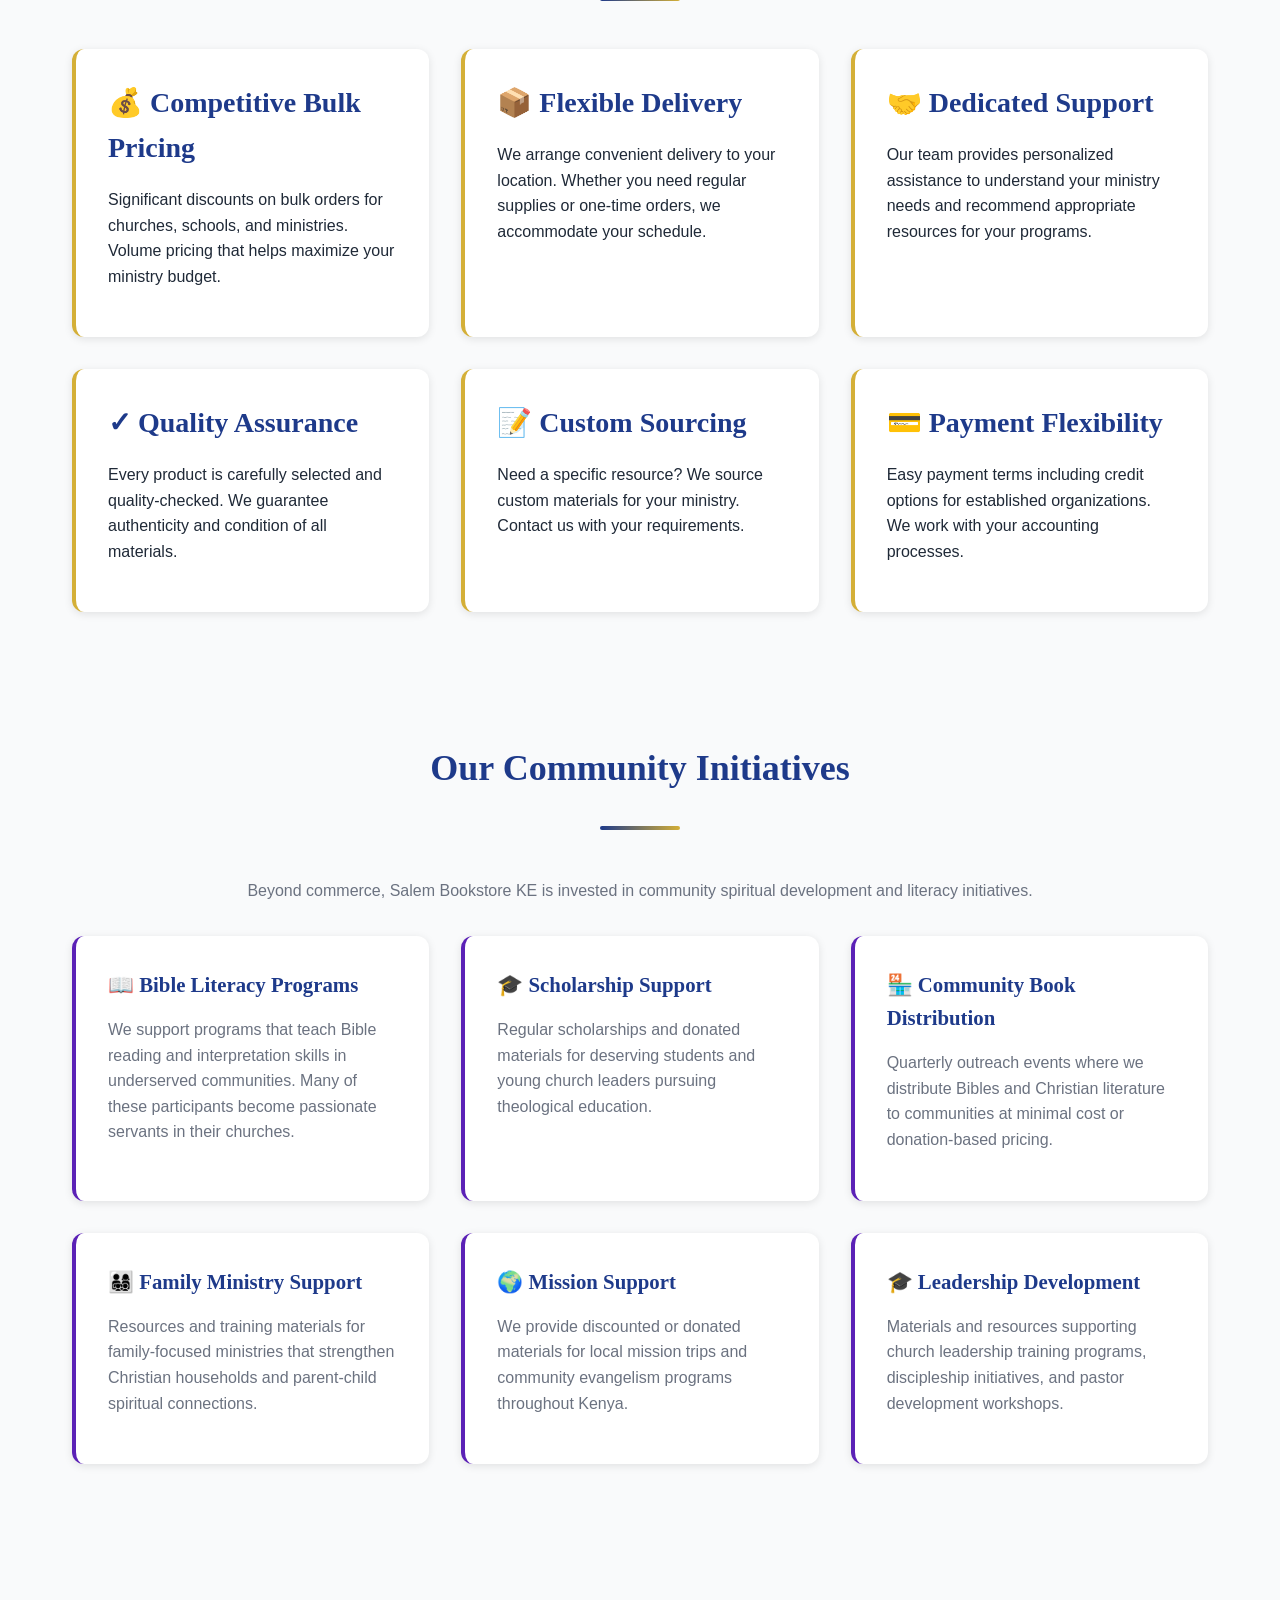
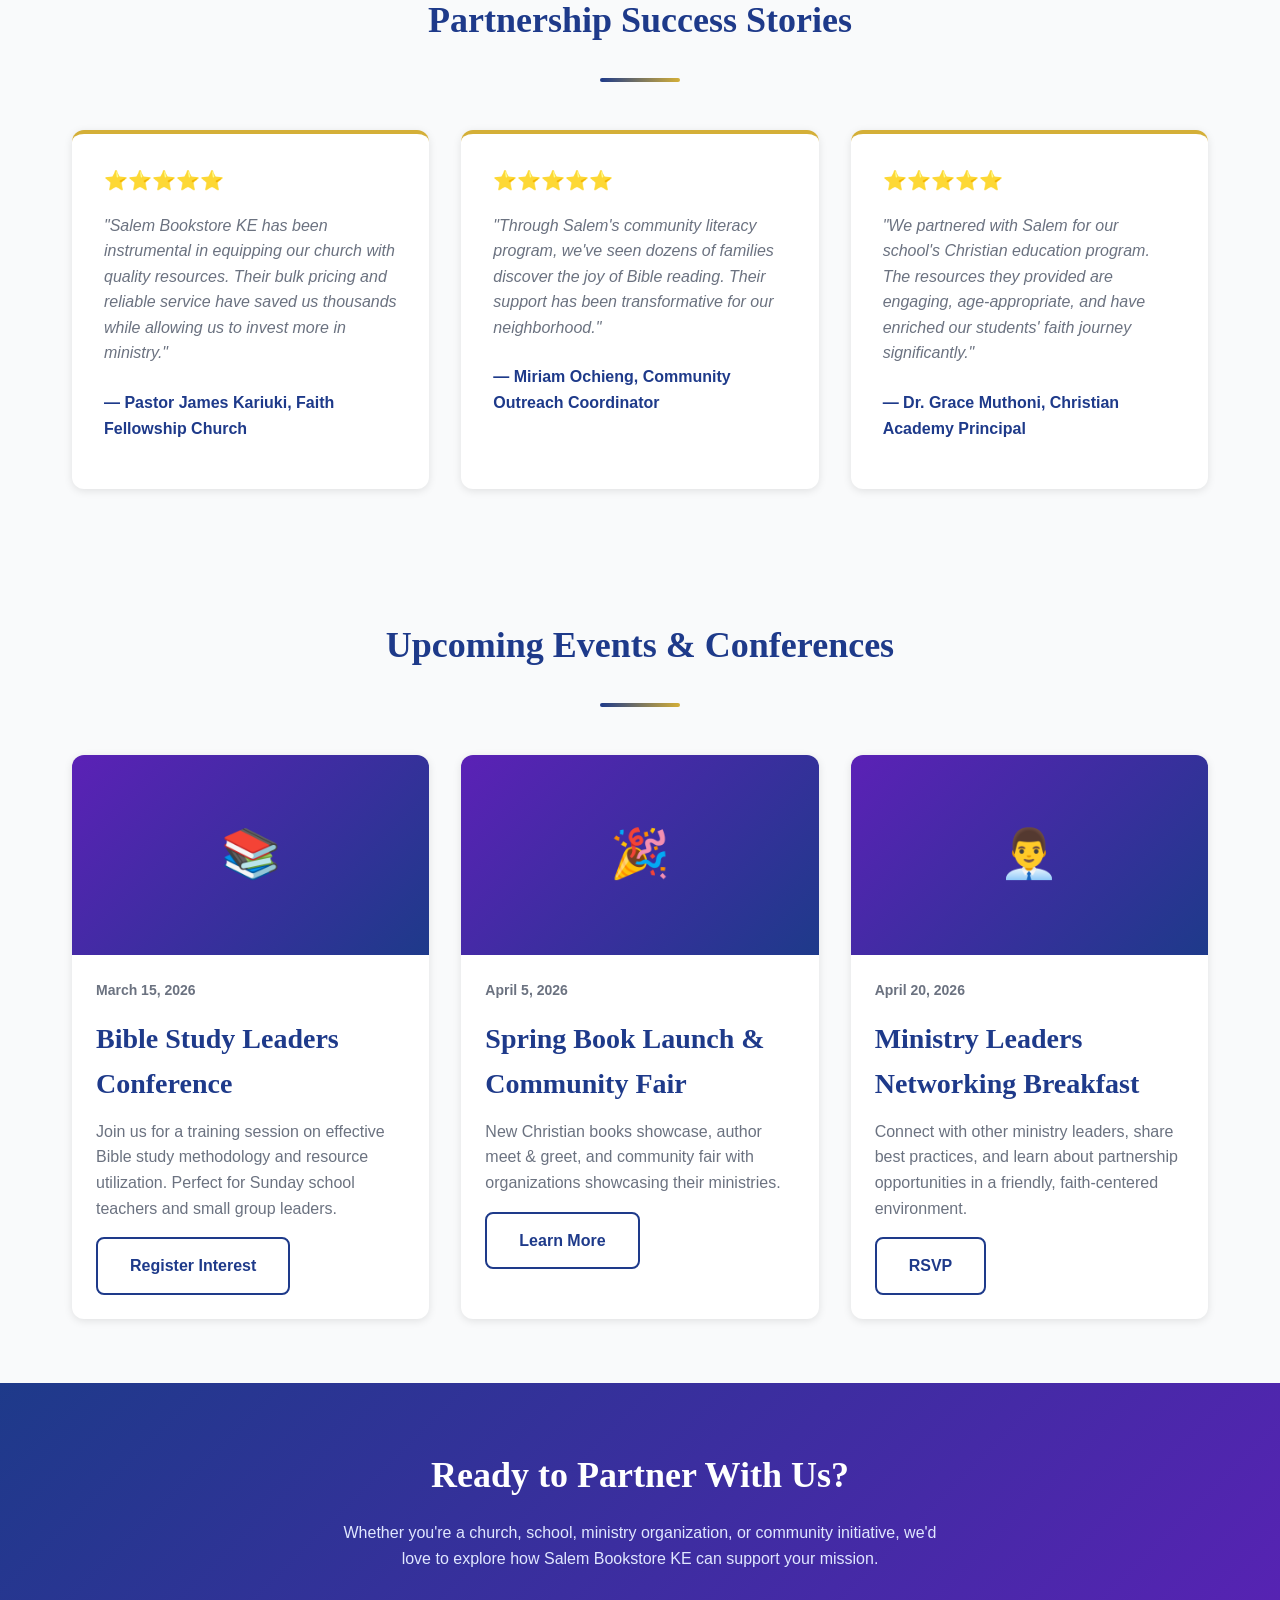
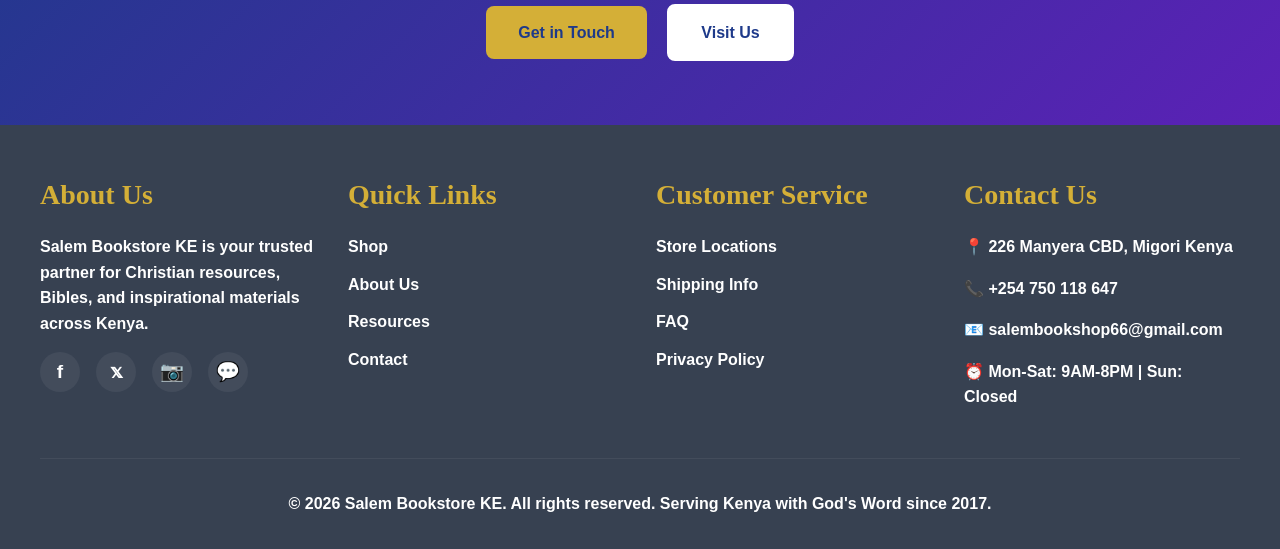
<file: pages/ministry.html>
<!DOCTYPE html>
<html lang="en">
<head>
  <meta charset="UTF-8">
  <meta name="viewport" content="width=device-width, initial-scale=1.0">
  <title>Ministry & Community - Salem Bookstore KE</title>
  <link rel="stylesheet" href="../css/style.css">
</head>
<body>
  <!-- ========== HEADER & NAVIGATION ========== -->
  <header>
    <nav class="navbar">
      <div class="logo">Salem <span>Bookstore</span></div>
      <button class="nav-toggle">☰</button>
      <ul class="nav-menu">
        <li><a href="../index.html">Home</a></li>
        <li><a href="about.html">About</a></li>
        <li><a href="shop.html">Shop</a></li>
        <li><a href="ministry.html">Ministry</a></li>
        <li><a href="resources.html">Resources</a></li>
        <li><a href="visit.html">Visit Us</a></li>
        <li><a href="contact.html">Contact</a></li>
      </ul>
    </nav>
  </header>

  <!-- ========== HERO SECTION ========== -->
  <section class="hero">
    <div class="hero-content">
      <h1>Ministry & Community</h1>
      <p>Partnering with churches, schools, and ministries to spread God's Word across Kenya</p>
    </div>
  </section>

  <!-- ========== OUR PARTNERSHIPS ========== -->
  <section>
    <div class="container">
      <div class="section-title">
        <h2>Church & Ministry Partnerships</h2>
      </div>
      <p style="text-align: center; margin-bottom: 2rem; color: var(--text-light);">Salem Bookstore KE is committed to supporting churches and ministries across Kenya. We offer specialized services and bulk discounts for organizations serving God's kingdom.</p>
      
      <div class="ministry-grid">
        <div class="ministry-card">
          <h3>🏪 Church Supply Program</h3>
          <p>Comprehensive packages tailored for churches including Bibles, hymnals, Sunday school materials, and worship supplies. Special bulk discounts and flexible payment terms available.</p>
        </div>
        <div class="ministry-card">
          <h3>🏫 Educational Institutions</h3>
          <p>We support schools and Christian educational institutions with study Bibles, reference materials, and Christian education resources. Contact us for institutional packages.</p>
        </div>
        <div class="ministry-card">
          <h3>👥 Ministry Organizations</h3>
          <p>NGOs and community ministries benefit from our special pricing and custom sourcing capabilities. We support literacy programs, outreach initiatives, and discipleship efforts.</p>
        </div>
        <div class="ministry-card">
          <h3>📚 Prison & Hospital Ministries</h3>
          <p>We provide discounted Bibles and Christian literature for prison chaplaincy and hospital visitation programs. Let's partner in reaching those in need.</p>
        </div>
        <div class="ministry-card">
          <h3>🎯 Youth Ministry</h3>
          <p>Special resources designed for youth groups, teen Bible studies, and young adult ministries. Engaging and age-appropriate materials at good prices.</p>
        </div>
        <div class="ministry-card">
          <h3>🌍 Missionary Support</h3>
          <p>We support missionaries and outreach teams with bulk resources for community evangelism and discipleship. Special missionary packages available.</p>
        </div>
      </div>
    </div>
  </section>

  <!-- ========== CHURCH PARTNERSHIP BENEFITS ========== -->
  <section style="background-color: var(--light-bg);">
    <div class="container">
      <div class="section-title">
        <h2>Why Partner With Salem Bookstore KE</h2>
      </div>
      <div style="display: grid; grid-template-columns: repeat(auto-fit, minmax(280px, 1fr)); gap: 2rem;">
        <div style="background: var(--white); padding: 2rem; border-radius: 0.75rem; box-shadow: 0 2px 8px rgba(0,0,0,0.1); border-left: 4px solid var(--accent-gold);">
          <h3 style="color: var(--primary-blue); margin-bottom: 1rem;">💰 Competitive Bulk Pricing</h3>
          <p>Significant discounts on bulk orders for churches, schools, and ministries. Volume pricing that helps maximize your ministry budget.</p>
        </div>
        <div style="background: var(--white); padding: 2rem; border-radius: 0.75rem; box-shadow: 0 2px 8px rgba(0,0,0,0.1); border-left: 4px solid var(--accent-gold);">
          <h3 style="color: var(--primary-blue); margin-bottom: 1rem;">📦 Flexible Delivery</h3>
          <p>We arrange convenient delivery to your location. Whether you need regular supplies or one-time orders, we accommodate your schedule.</p>
        </div>
        <div style="background: var(--white); padding: 2rem; border-radius: 0.75rem; box-shadow: 0 2px 8px rgba(0,0,0,0.1); border-left: 4px solid var(--accent-gold);">
          <h3 style="color: var(--primary-blue); margin-bottom: 1rem;">🤝 Dedicated Support</h3>
          <p>Our team provides personalized assistance to understand your ministry needs and recommend appropriate resources for your programs.</p>
        </div>
        <div style="background: var(--white); padding: 2rem; border-radius: 0.75rem; box-shadow: 0 2px 8px rgba(0,0,0,0.1); border-left: 4px solid var(--accent-gold);">
          <h3 style="color: var(--primary-blue); margin-bottom: 1rem;">✓ Quality Assurance</h3>
          <p>Every product is carefully selected and quality-checked. We guarantee authenticity and condition of all materials.</p>
        </div>
        <div style="background: var(--white); padding: 2rem; border-radius: 0.75rem; box-shadow: 0 2px 8px rgba(0,0,0,0.1); border-left: 4px solid var(--accent-gold);">
          <h3 style="color: var(--primary-blue); margin-bottom: 1rem;">📝 Custom Sourcing</h3>
          <p>Need a specific resource? We source custom materials for your ministry. Contact us with your requirements.</p>
        </div>
        <div style="background: var(--white); padding: 2rem; border-radius: 0.75rem; box-shadow: 0 2px 8px rgba(0,0,0,0.1); border-left: 4px solid var(--accent-gold);">
          <h3 style="color: var(--primary-blue); margin-bottom: 1rem;">💳 Payment Flexibility</h3>
          <p>Easy payment terms including credit options for established organizations. We work with your accounting processes.</p>
        </div>
      </div>
    </div>
  </section>

  <!-- ========== COMMUNITY INITIATIVES ========== -->
  <section>
    <div class="container">
      <div class="section-title">
        <h2>Our Community Initiatives</h2>
      </div>
      <p style="text-align: center; margin-bottom: 2rem; color: var(--text-light);">Beyond commerce, Salem Bookstore KE is invested in community spiritual development and literacy initiatives.</p>
      
      <div class="ministry-grid">
        <div class="ministry-card">
          <h3>📖 Bible Literacy Programs</h3>
          <p>We support programs that teach Bible reading and interpretation skills in underserved communities. Many of these participants become passionate servants in their churches.</p>
        </div>
        <div class="ministry-card">
          <h3>🎓 Scholarship Support</h3>
          <p>Regular scholarships and donated materials for deserving students and young church leaders pursuing theological education.</p>
        </div>
        <div class="ministry-card">
          <h3>🏪 Community Book Distribution</h3>
          <p>Quarterly outreach events where we distribute Bibles and Christian literature to communities at minimal cost or donation-based pricing.</p>
        </div>
        <div class="ministry-card">
          <h3>👨‍👩‍👧‍👦 Family Ministry Support</h3>
          <p>Resources and training materials for family-focused ministries that strengthen Christian households and parent-child spiritual connections.</p>
        </div>
        <div class="ministry-card">
          <h3>🌍 Mission Support</h3>
          <p>We provide discounted or donated materials for local mission trips and community evangelism programs throughout Kenya.</p>
        </div>
        <div class="ministry-card">
          <h3>🎓 Leadership Development</h3>
          <p>Materials and resources supporting church leadership training programs, discipleship initiatives, and pastor development workshops.</p>
        </div>
      </div>
    </div>
  </section>

  <!-- ========== SUCCESS STORIES ========== -->
  <section style="background-color: var(--light-bg);">
    <div class="container">
      <div class="section-title">
        <h2>Partnership Success Stories</h2>
      </div>
      <div class="testimonials-grid">
        <div class="testimonial-card">
          <div class="stars">⭐⭐⭐⭐⭐</div>
          <p class="testimonial-text">"Salem Bookstore KE has been instrumental in equipping our church with quality resources. Their bulk pricing and reliable service have saved us thousands while allowing us to invest more in ministry."</p>
          <p class="testimonial-author">— Pastor James Kariuki, Faith Fellowship Church</p>
        </div>
        <div class="testimonial-card">
          <div class="stars">⭐⭐⭐⭐⭐</div>
          <p class="testimonial-text">"Through Salem's community literacy program, we've seen dozens of families discover the joy of Bible reading. Their support has been transformative for our neighborhood."</p>
          <p class="testimonial-author">— Miriam Ochieng, Community Outreach Coordinator</p>
        </div>
        <div class="testimonial-card">
          <div class="stars">⭐⭐⭐⭐⭐</div>
          <p class="testimonial-text">"We partnered with Salem for our school's Christian education program. The resources they provided are engaging, age-appropriate, and have enriched our students' faith journey significantly."</p>
          <p class="testimonial-author">— Dr. Grace Muthoni, Christian Academy Principal</p>
        </div>
      </div>
    </div>
  </section>

  <!-- ========== EVENTS ========== -->
  <section>
    <div class="container">
      <div class="section-title">
        <h2>Upcoming Events & Conferences</h2>
      </div>
      <div class="news-grid">
        <div class="news-card">
          <div class="news-image">📚</div>
          <div class="news-content">
            <p class="news-date">March 15, 2026</p>
            <h3>Bible Study Leaders Conference</h3>
            <p>Join us for a training session on effective Bible study methodology and resource utilization. Perfect for Sunday school teachers and small group leaders.</p>
            <a href="contact.html" class="btn btn-outline">Register Interest</a>
          </div>
        </div>
        <div class="news-card">
          <div class="news-image">🎉</div>
          <div class="news-content">
            <p class="news-date">April 5, 2026</p>
            <h3>Spring Book Launch & Community Fair</h3>
            <p>New Christian books showcase, author meet & greet, and community fair with organizations showcasing their ministries.</p>
            <a href="contact.html" class="btn btn-outline">Learn More</a>
          </div>
        </div>
        <div class="news-card">
          <div class="news-image">👨‍💼</div>
          <div class="news-content">
            <p class="news-date">April 20, 2026</p>
            <h3>Ministry Leaders Networking Breakfast</h3>
            <p>Connect with other ministry leaders, share best practices, and learn about partnership opportunities in a friendly, faith-centered environment.</p>
            <a href="contact.html" class="btn btn-outline">RSVP</a>
          </div>
        </div>
      </div>
    </div>
  </section>

  <!-- ========== PARTNERSHIP CTA ========== -->
  <section style="background: linear-gradient(135deg, var(--primary-blue) 0%, var(--secondary-purple) 100%); color: var(--white); text-align: center;">
    <div class="container">
      <h2 style="color: var(--white); margin-bottom: 1rem;">Ready to Partner With Us?</h2>
      <p style="color: #e0e7ff; margin-bottom: 2rem; max-width: 600px; margin-left: auto; margin-right: auto;">Whether you're a church, school, ministry organization, or community initiative, we'd love to explore how Salem Bookstore KE can support your mission.</p>
      <a href="contact.html" class="btn btn-primary">Get in Touch</a>
      <a href="visit.html" class="btn btn-secondary" style="margin-left: 1rem;">Visit Us</a>
    </div>
  </section>

  <!-- ========== FOOTER ========== -->
  <footer>
    <div class="footer-content">
      <div class="footer-section">
        <h3>About Us</h3>
        <p>Salem Bookstore KE is your trusted partner for Christian resources, Bibles, and inspirational materials across Kenya.</p>
        <div class="social-links">
          <a href="https://facebook.com/salembooks" target="_blank" title="Facebook">f</a>
          <a href="https://twitter.com/salembooks" target="_blank" title="Twitter">𝕩</a>
          <a href="https://instagram.com/salembooks" target="_blank" title="Instagram">📷</a>
          <a href="whatsapp://send?phone=254750118647" title="WhatsApp">💬</a>
        </div>
      </div>
      <div class="footer-section">
        <h3>Quick Links</h3>
        <ul>
          <li><a href="shop.html">Shop</a></li>
          <li><a href="about.html">About Us</a></li>
          <li><a href="resources.html">Resources</a></li>
          <li><a href="contact.html">Contact</a></li>
        </ul>
      </div>
      <div class="footer-section">
        <h3>Customer Service</h3>
        <ul>
          <li><a href="visit.html">Store Locations</a></li>
          <li><a href="#">Shipping Info</a></li>
          <li><a href="#">FAQ</a></li>
          <li><a href="#">Privacy Policy</a></li>
        </ul>
      </div>
      <div class="footer-section">
        <h3>Contact Us</h3>
        <p>📍 226 Manyera CBD, Migori Kenya</p>
        <p>📞 +254 750 118 647</p>
        <p>📧 salembookshop66@gmail.com</p>
        <p>⏰ Mon-Sat: 9AM-8PM | Sun: Closed</p>
      </div>
    </div>
    <div class="footer-bottom">
      <p>&copy; 2026 Salem Bookstore KE. All rights reserved. Serving Kenya with God's Word since 2017.</p>
    </div>
  </footer>

  <script src="../js/main.js"></script>
</body>
</html>
</file>
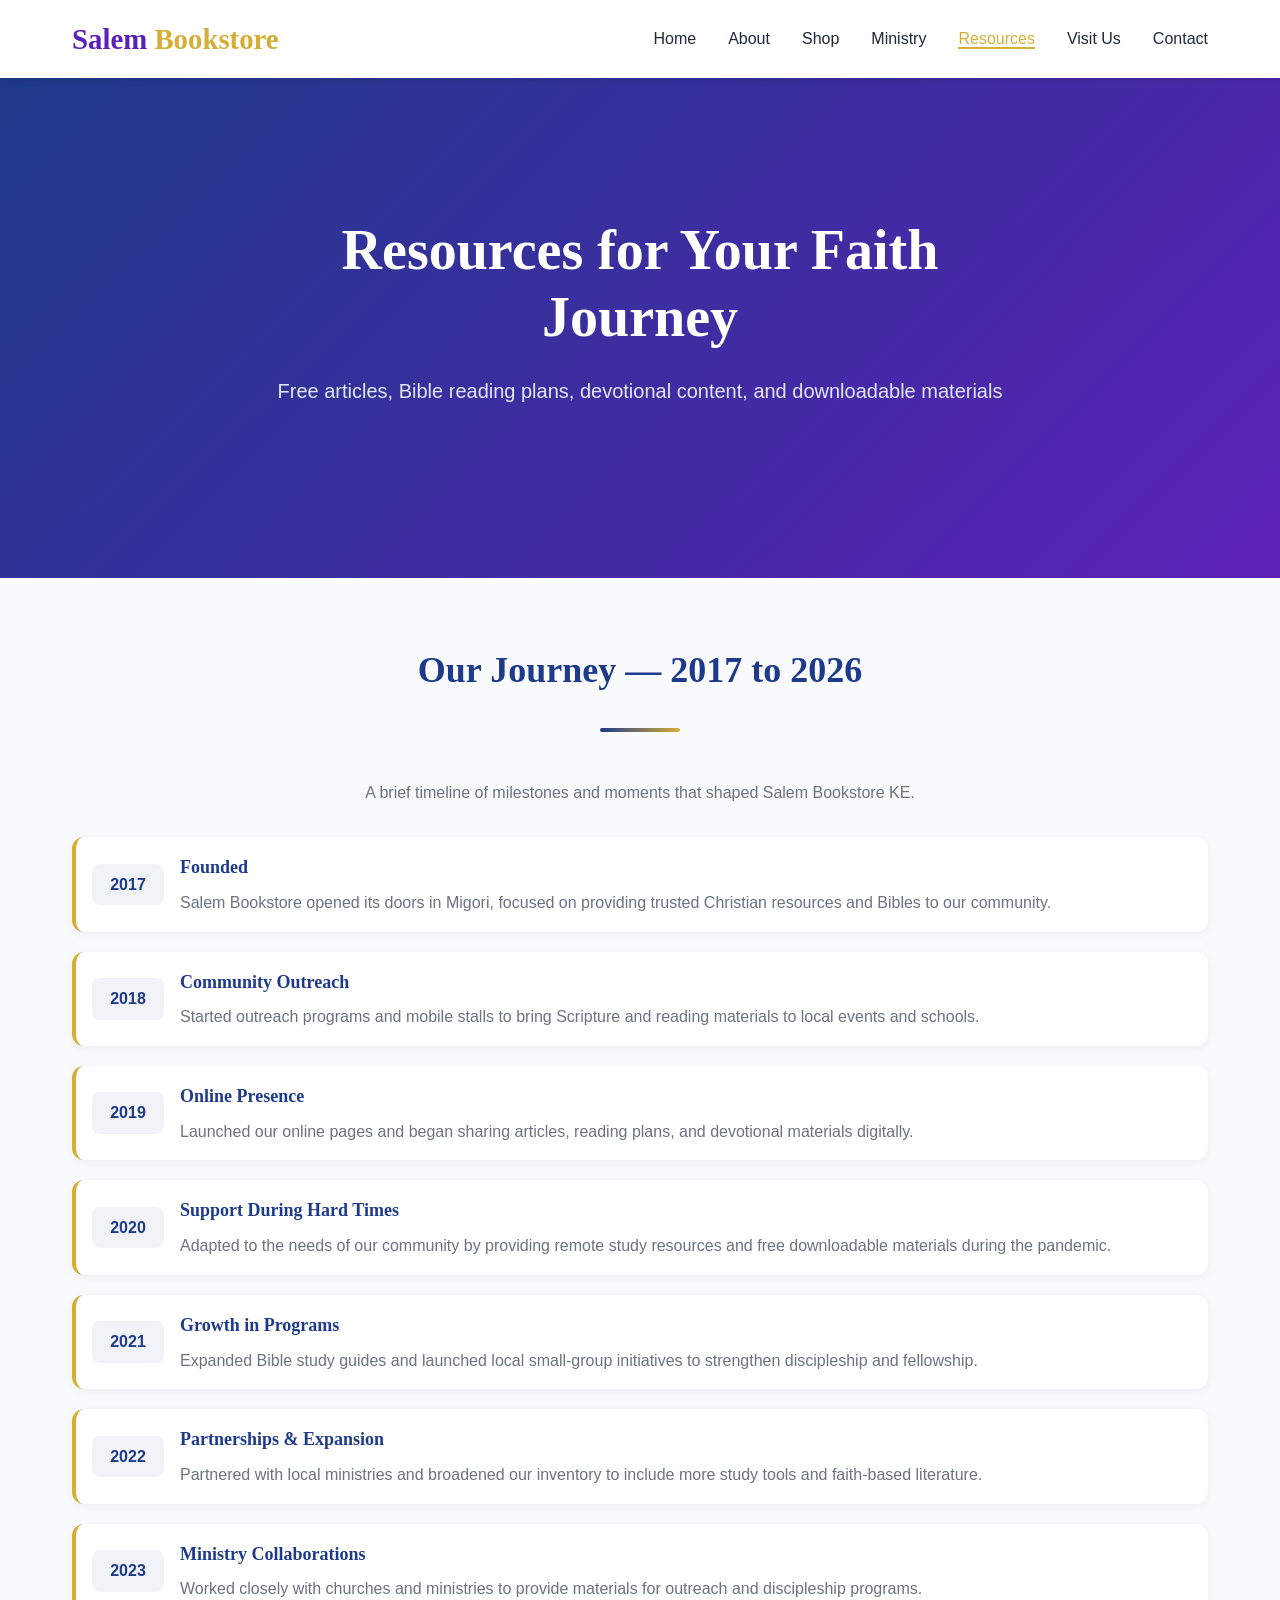
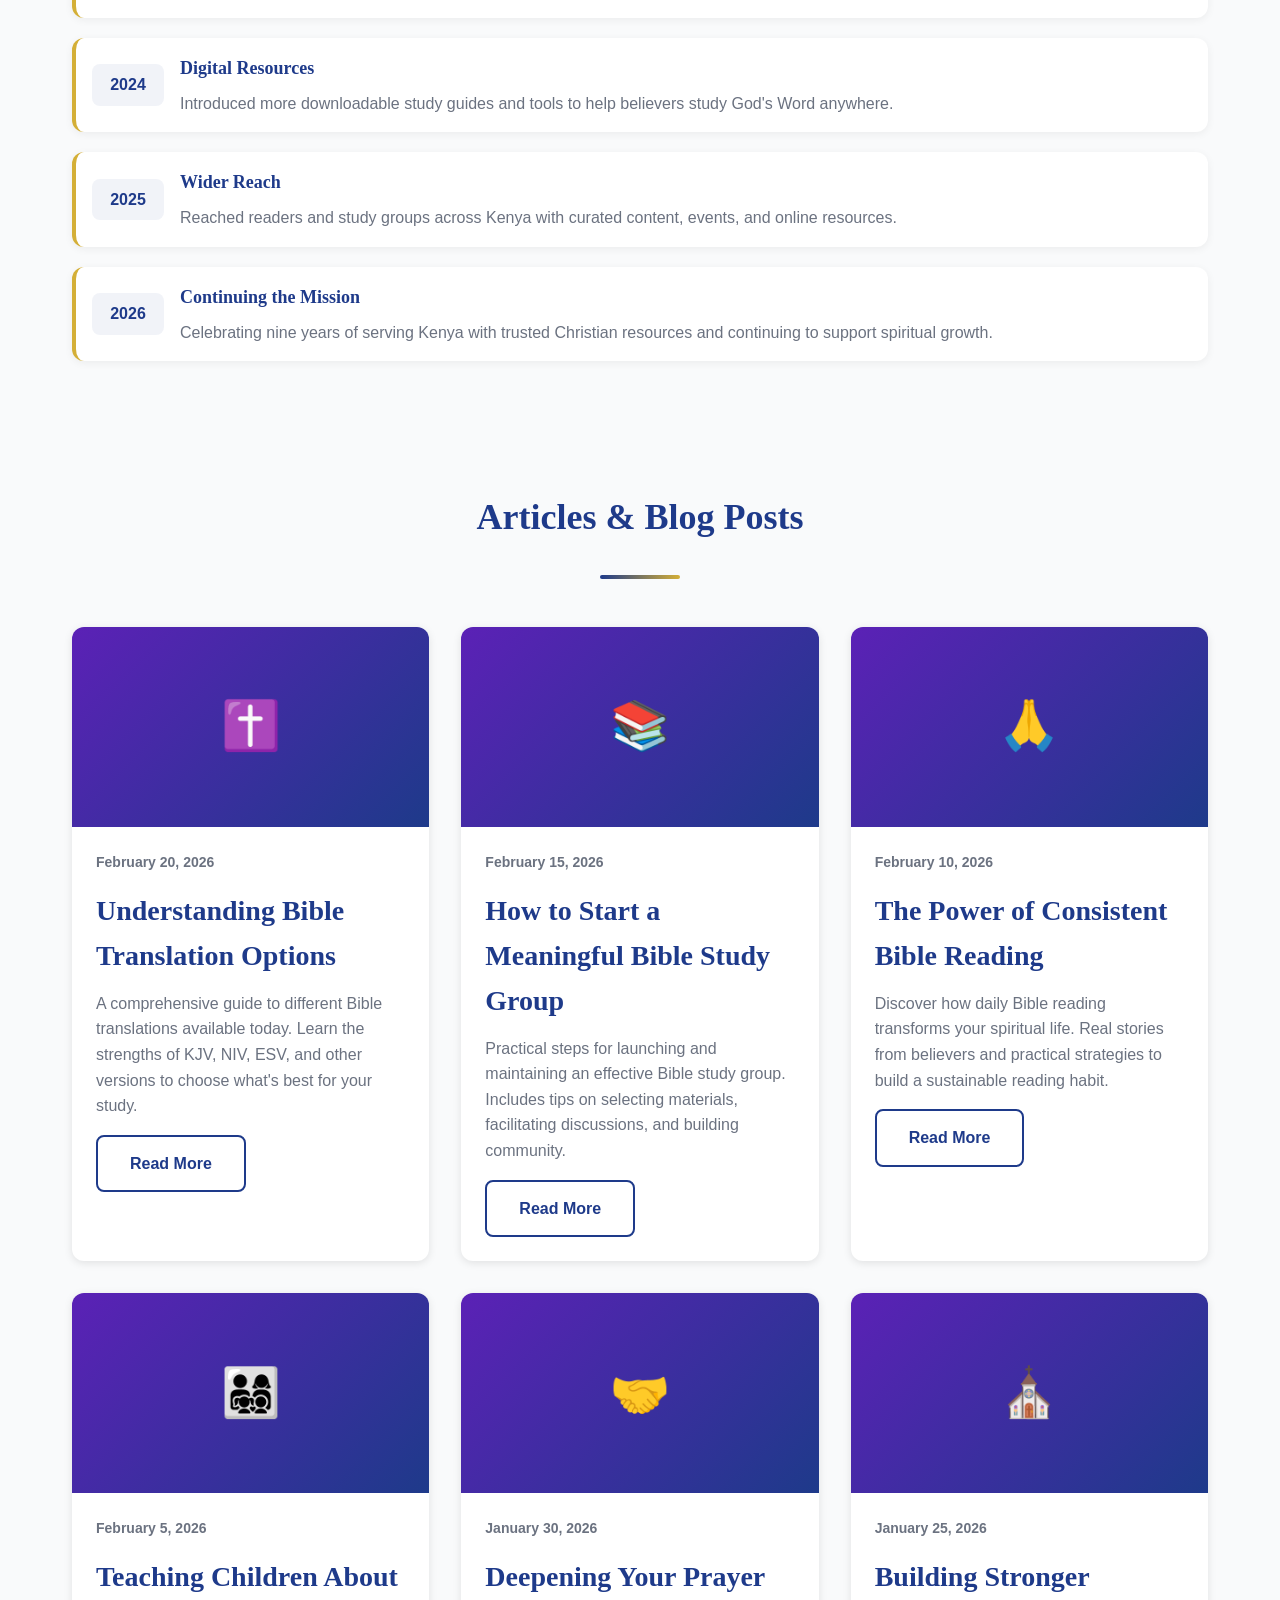
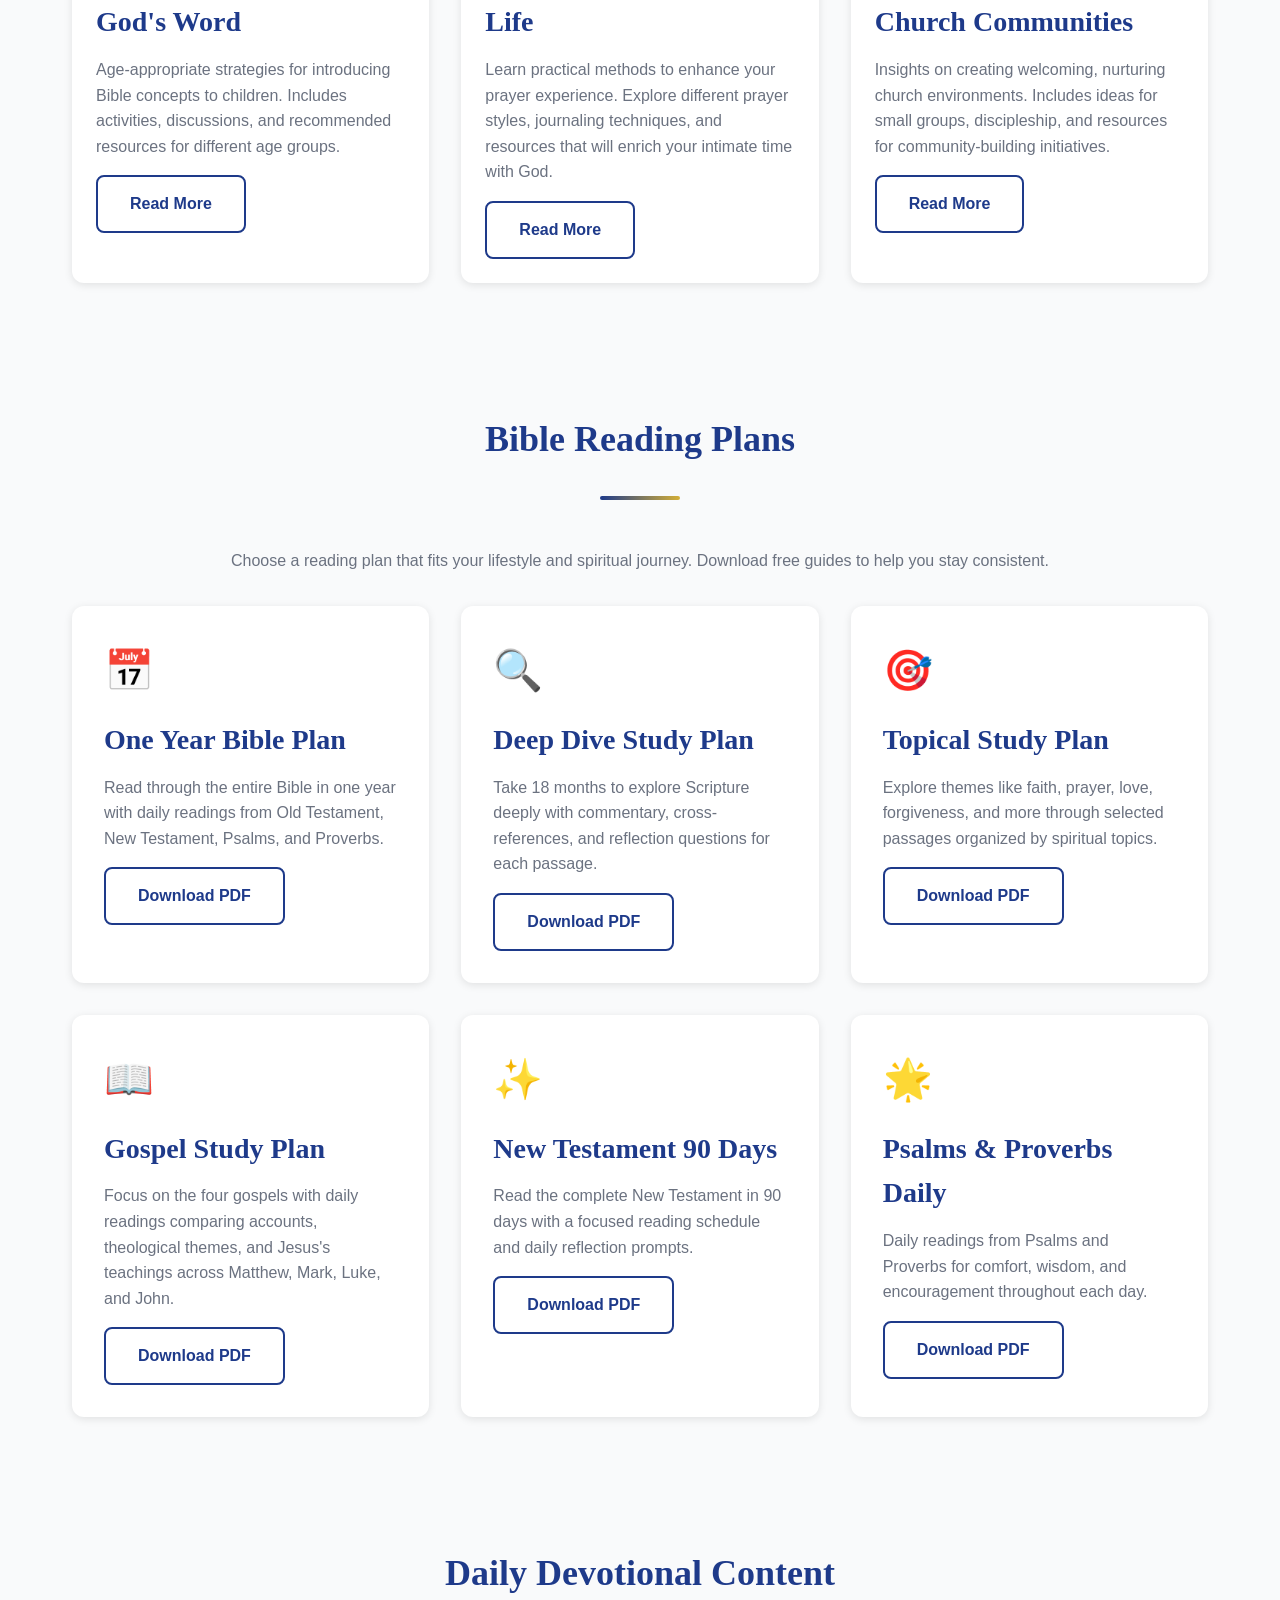
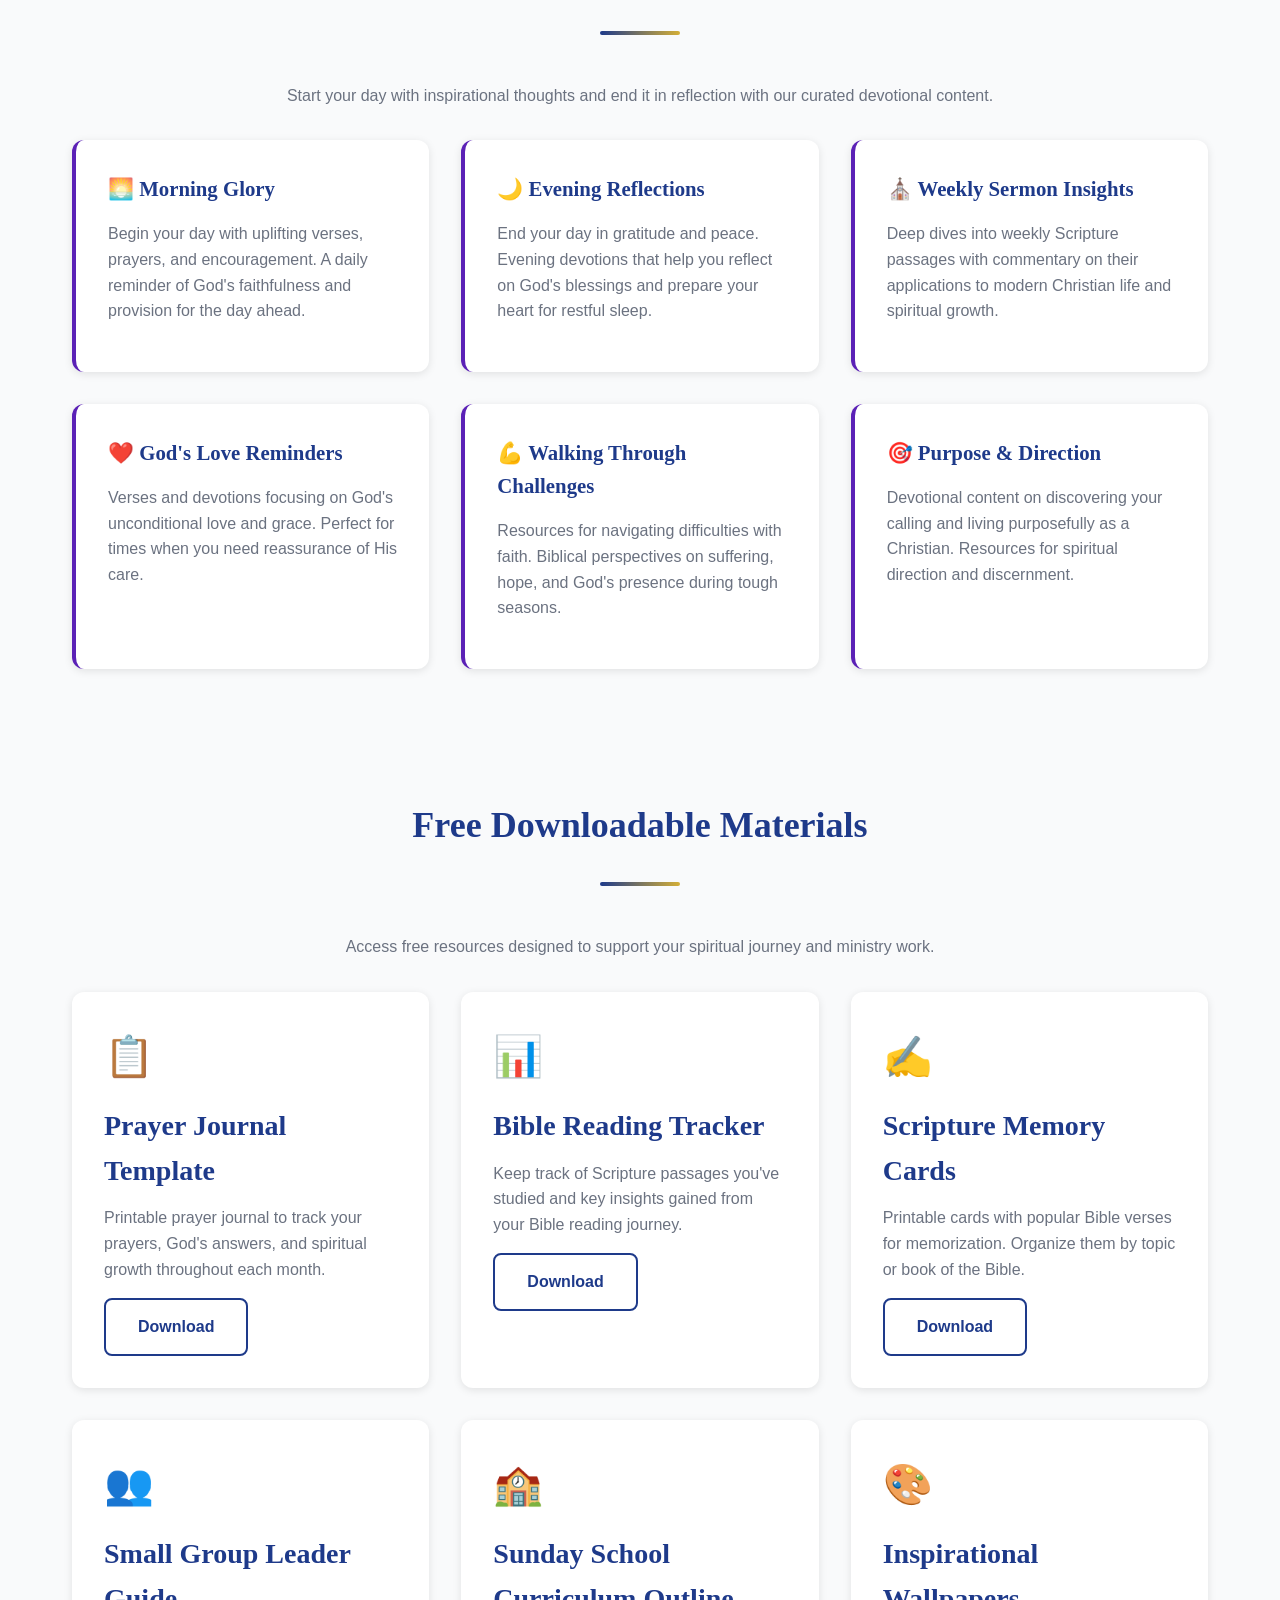
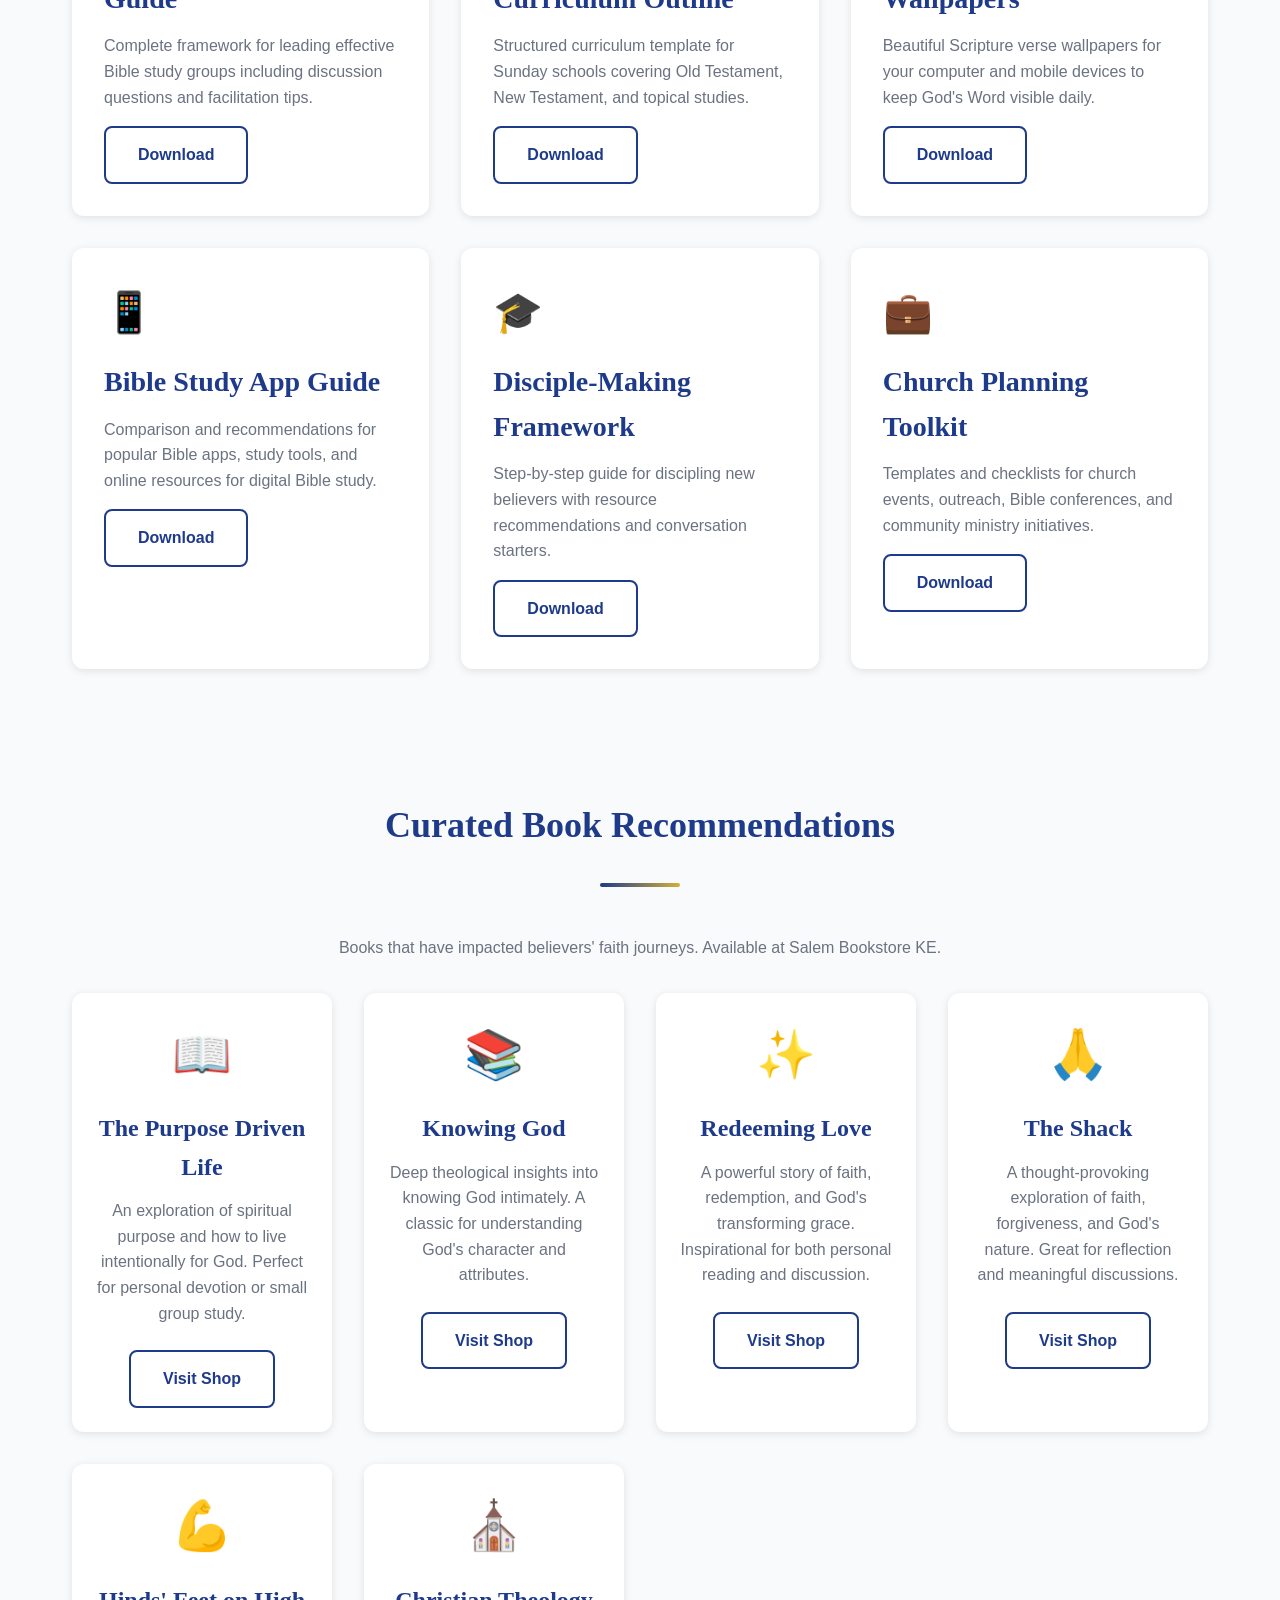
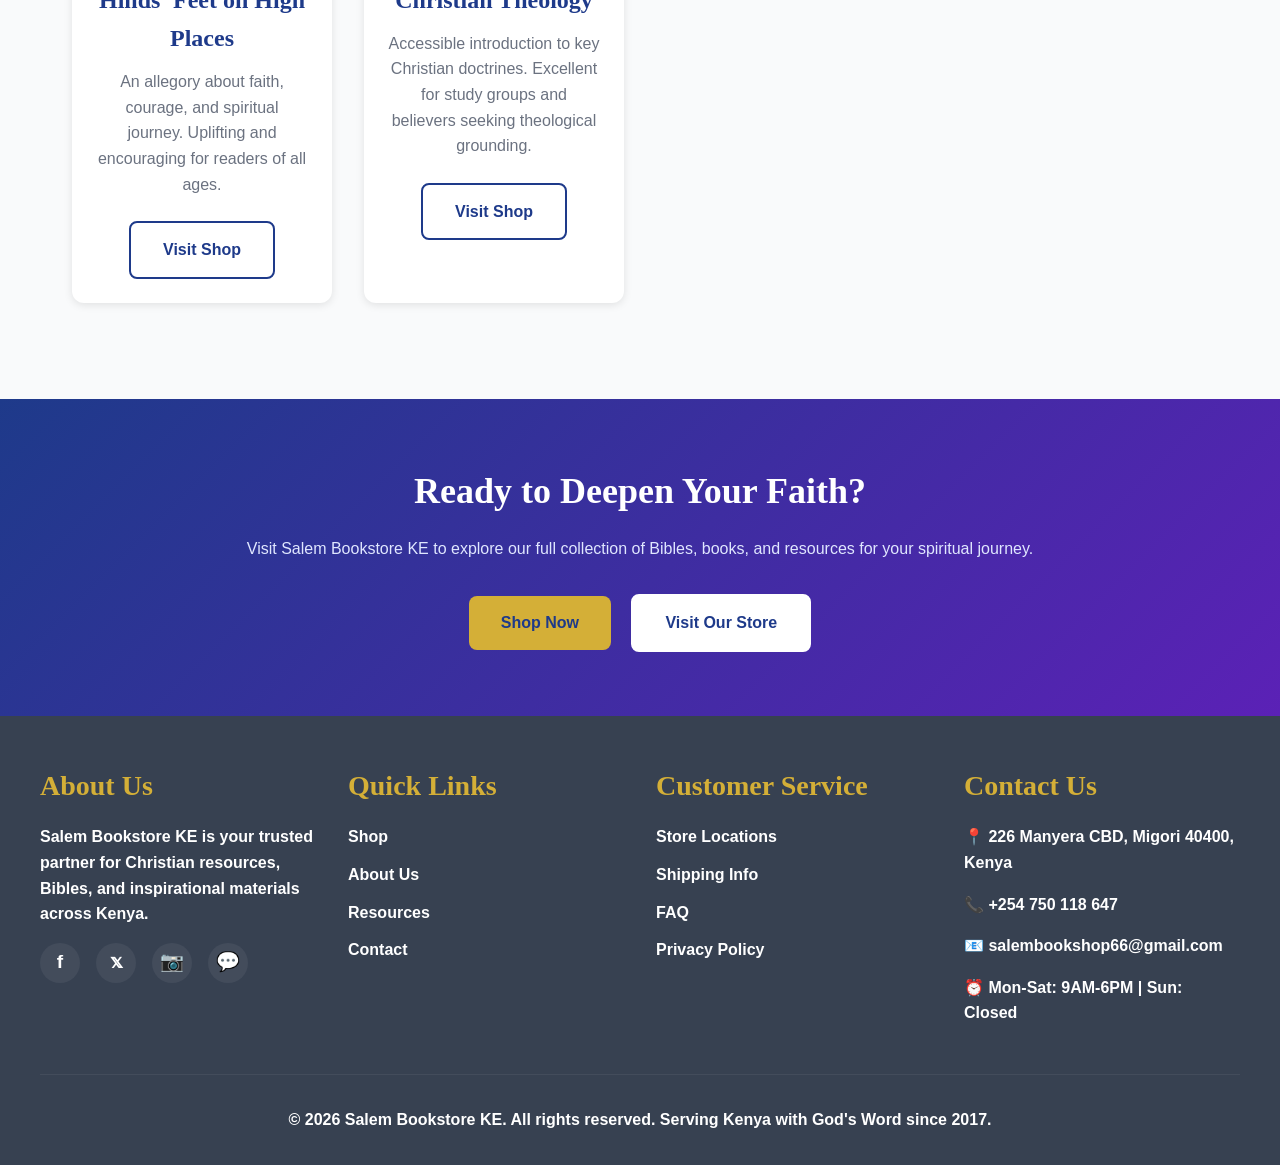
<file: pages/resources.html>
<!DOCTYPE html>
<html lang="en">
<head>
  <meta charset="UTF-8">
  <meta name="viewport" content="width=device-width, initial-scale=1.0">
  <title>Resources - Salem Bookstore KE</title>
  <link rel="stylesheet" href="../css/style.css">
</head>
<body>
  <!-- ========== HEADER & NAVIGATION ========== -->
  <header>
    <nav class="navbar">
      <div class="logo">Salem <span>Bookstore</span></div>
      <button class="nav-toggle">☰</button>
      <ul class="nav-menu">
        <li><a href="../index.html">Home</a></li>
        <li><a href="about.html">About</a></li>
        <li><a href="shop.html">Shop</a></li>
        <li><a href="ministry.html">Ministry</a></li>
        <li><a href="resources.html">Resources</a></li>
        <li><a href="visit.html">Visit Us</a></li>
        <li><a href="contact.html">Contact</a></li>
      </ul>
    </nav>
  </header>

  <!-- ========== HERO SECTION ========== -->
  <section class="hero">
    <div class="hero-content">
      <h1>Resources for Your Faith Journey</h1>
      <p>Free articles, Bible reading plans, devotional content, and downloadable materials</p>
    </div>
  </section>

  <!-- ========== OUR JOURNEY TIMELINE (2017 - 2026) ========== -->
  <section class="timeline-section">
    <div class="container">
      <div class="section-title">
        <h2>Our Journey — 2017 to 2026</h2>
      </div>
      <p style="text-align: center; margin-bottom: 2rem; color: var(--text-light);">A brief timeline of milestones and moments that shaped Salem Bookstore KE.</p>

      <div class="timeline" aria-label="Salem Bookstore journey from 2017 to 2026">
        <div class="timeline-item">
          <div class="timeline-year">2017</div>
          <div class="timeline-content">
            <h3>Founded</h3>
            <p>Salem Bookstore opened its doors in Migori, focused on providing trusted Christian resources and Bibles to our community.</p>
          </div>
        </div>

        <div class="timeline-item">
          <div class="timeline-year">2018</div>
          <div class="timeline-content">
            <h3>Community Outreach</h3>
            <p>Started outreach programs and mobile stalls to bring Scripture and reading materials to local events and schools.</p>
          </div>
        </div>

        <div class="timeline-item">
          <div class="timeline-year">2019</div>
          <div class="timeline-content">
            <h3>Online Presence</h3>
            <p>Launched our online pages and began sharing articles, reading plans, and devotional materials digitally.</p>
          </div>
        </div>

        <div class="timeline-item">
          <div class="timeline-year">2020</div>
          <div class="timeline-content">
            <h3>Support During Hard Times</h3>
            <p>Adapted to the needs of our community by providing remote study resources and free downloadable materials during the pandemic.</p>
          </div>
        </div>

        <div class="timeline-item">
          <div class="timeline-year">2021</div>
          <div class="timeline-content">
            <h3>Growth in Programs</h3>
            <p>Expanded Bible study guides and launched local small-group initiatives to strengthen discipleship and fellowship.</p>
          </div>
        </div>

        <div class="timeline-item">
          <div class="timeline-year">2022</div>
          <div class="timeline-content">
            <h3>Partnerships & Expansion</h3>
            <p>Partnered with local ministries and broadened our inventory to include more study tools and faith-based literature.</p>
          </div>
        </div>

        <div class="timeline-item">
          <div class="timeline-year">2023</div>
          <div class="timeline-content">
            <h3>Ministry Collaborations</h3>
            <p>Worked closely with churches and ministries to provide materials for outreach and discipleship programs.</p>
          </div>
        </div>

        <div class="timeline-item">
          <div class="timeline-year">2024</div>
          <div class="timeline-content">
            <h3>Digital Resources</h3>
            <p>Introduced more downloadable study guides and tools to help believers study God's Word anywhere.</p>
          </div>
        </div>

        <div class="timeline-item">
          <div class="timeline-year">2025</div>
          <div class="timeline-content">
            <h3>Wider Reach</h3>
            <p>Reached readers and study groups across Kenya with curated content, events, and online resources.</p>
          </div>
        </div>

        <div class="timeline-item">
          <div class="timeline-year">2026</div>
          <div class="timeline-content">
            <h3>Continuing the Mission</h3>
            <p>Celebrating nine years of serving Kenya with trusted Christian resources and continuing to support spiritual growth.</p>
          </div>
        </div>
      </div>
    </div>
  </section>

  <!-- ========== BLOG ARTICLES ========== -->
  <section>
    <div class="container">
      <div class="section-title">
        <h2>Articles & Blog Posts</h2>
      </div>
      <div class="news-grid">
        <div class="news-card">
          <div class="news-image">✝️</div>
          <div class="news-content">
            <p class="news-date">February 20, 2026</p>
            <h3>Understanding Bible Translation Options</h3>
            <p>A comprehensive guide to different Bible translations available today. Learn the strengths of KJV, NIV, ESV, and other versions to choose what's best for your study.</p>
            <a href="#" class="btn btn-outline">Read More</a>
          </div>
        </div>
        <div class="news-card">
          <div class="news-image">📚</div>
          <div class="news-content">
            <p class="news-date">February 15, 2026</p>
            <h3>How to Start a Meaningful Bible Study Group</h3>
            <p>Practical steps for launching and maintaining an effective Bible study group. Includes tips on selecting materials, facilitating discussions, and building community.</p>
            <a href="#" class="btn btn-outline">Read More</a>
          </div>
        </div>
        <div class="news-card">
          <div class="news-image">🙏</div>
          <div class="news-content">
            <p class="news-date">February 10, 2026</p>
            <h3>The Power of Consistent Bible Reading</h3>
            <p>Discover how daily Bible reading transforms your spiritual life. Real stories from believers and practical strategies to build a sustainable reading habit.</p>
            <a href="#" class="btn btn-outline">Read More</a>
          </div>
        </div>
        <div class="news-card">
          <div class="news-image">👨‍👩‍👧‍👦</div>
          <div class="news-content">
            <p class="news-date">February 5, 2026</p>
            <h3>Teaching Children About God's Word</h3>
            <p>Age-appropriate strategies for introducing Bible concepts to children. Includes activities, discussions, and recommended resources for different age groups.</p>
            <a href="#" class="btn btn-outline">Read More</a>
          </div>
        </div>
        <div class="news-card">
          <div class="news-image">🤝</div>
          <div class="news-content">
            <p class="news-date">January 30, 2026</p>
            <h3>Deepening Your Prayer Life</h3>
            <p>Learn practical methods to enhance your prayer experience. Explore different prayer styles, journaling techniques, and resources that will enrich your intimate time with God.</p>
            <a href="#" class="btn btn-outline">Read More</a>
          </div>
        </div>
        <div class="news-card">
          <div class="news-image">⛪</div>
          <div class="news-content">
            <p class="news-date">January 25, 2026</p>
            <h3>Building Stronger Church Communities</h3>
            <p>Insights on creating welcoming, nurturing church environments. Includes ideas for small groups, discipleship, and resources for community-building initiatives.</p>
            <a href="#" class="btn btn-outline">Read More</a>
          </div>
        </div>
      </div>
    </div>
  </section>

  <!-- ========== BIBLE READING PLANS ========== -->
  <section style="background-color: var(--light-bg);">
    <div class="container">
      <div class="section-title">
        <h2>Bible Reading Plans</h2>
      </div>
      <p style="text-align: center; margin-bottom: 2rem; color: var(--text-light);">Choose a reading plan that fits your lifestyle and spiritual journey. Download free guides to help you stay consistent.</p>
      
      <div class="resources-grid">
        <div class="resource-card">
          <div class="resource-icon">📅</div>
          <h3>One Year Bible Plan</h3>
          <p>Read through the entire Bible in one year with daily readings from Old Testament, New Testament, Psalms, and Proverbs.</p>
          <a href="#" class="btn btn-outline">Download PDF</a>
        </div>
        <div class="resource-card">
          <div class="resource-icon">🔍</div>
          <h3>Deep Dive Study Plan</h3>
          <p>Take 18 months to explore Scripture deeply with commentary, cross-references, and reflection questions for each passage.</p>
          <a href="#" class="btn btn-outline">Download PDF</a>
        </div>
        <div class="resource-card">
          <div class="resource-icon">🎯</div>
          <h3>Topical Study Plan</h3>
          <p>Explore themes like faith, prayer, love, forgiveness, and more through selected passages organized by spiritual topics.</p>
          <a href="#" class="btn btn-outline">Download PDF</a>
        </div>
        <div class="resource-card">
          <div class="resource-icon">📖</div>
          <h3>Gospel Study Plan</h3>
          <p>Focus on the four gospels with daily readings comparing accounts, theological themes, and Jesus's teachings across Matthew, Mark, Luke, and John.</p>
          <a href="#" class="btn btn-outline">Download PDF</a>
        </div>
        <div class="resource-card">
          <div class="resource-icon">✨</div>
          <h3>New Testament 90 Days</h3>
          <p>Read the complete New Testament in 90 days with a focused reading schedule and daily reflection prompts.</p>
          <a href="#" class="btn btn-outline">Download PDF</a>
        </div>
        <div class="resource-card">
          <div class="resource-icon">🌟</div>
          <h3>Psalms & Proverbs Daily</h3>
          <p>Daily readings from Psalms and Proverbs for comfort, wisdom, and encouragement throughout each day.</p>
          <a href="#" class="btn btn-outline">Download PDF</a>
        </div>
      </div>
    </div>
  </section>

  <!-- ========== DEVOTIONAL CONTENT ========== -->
  <section>
    <div class="container">
      <div class="section-title">
        <h2>Daily Devotional Content</h2>
      </div>
      <p style="text-align: center; margin-bottom: 2rem; color: var(--text-light);">Start your day with inspirational thoughts and end it in reflection with our curated devotional content.</p>
      
      <div class="ministry-grid">
        <div class="ministry-card">
          <h3>🌅 Morning Glory</h3>
          <p>Begin your day with uplifting verses, prayers, and encouragement. A daily reminder of God's faithfulness and provision for the day ahead.</p>
        </div>
        <div class="ministry-card">
          <h3>🌙 Evening Reflections</h3>
          <p>End your day in gratitude and peace. Evening devotions that help you reflect on God's blessings and prepare your heart for restful sleep.</p>
        </div>
        <div class="ministry-card">
          <h3>⛪ Weekly Sermon Insights</h3>
          <p>Deep dives into weekly Scripture passages with commentary on their applications to modern Christian life and spiritual growth.</p>
        </div>
        <div class="ministry-card">
          <h3>❤️ God's Love Reminders</h3>
          <p>Verses and devotions focusing on God's unconditional love and grace. Perfect for times when you need reassurance of His care.</p>
        </div>
        <div class="ministry-card">
          <h3>💪 Walking Through Challenges</h3>
          <p>Resources for navigating difficulties with faith. Biblical perspectives on suffering, hope, and God's presence during tough seasons.</p>
        </div>
        <div class="ministry-card">
          <h3>🎯 Purpose & Direction</h3>
          <p>Devotional content on discovering your calling and living purposefully as a Christian. Resources for spiritual direction and discernment.</p>
        </div>
      </div>
    </div>
  </section>

  <!-- ========== DOWNLOADABLE MATERIALS ========== -->
  <section style="background-color: var(--light-bg);">
    <div class="container">
      <div class="section-title">
        <h2>Free Downloadable Materials</h2>
      </div>
      <p style="text-align: center; margin-bottom: 2rem; color: var(--text-light);">Access free resources designed to support your spiritual journey and ministry work.</p>
      
      <div class="resources-grid">
        <div class="resource-card">
          <div class="resource-icon">📋</div>
          <h3>Prayer Journal Template</h3>
          <p>Printable prayer journal to track your prayers, God's answers, and spiritual growth throughout each month.</p>
          <a href="#" class="btn btn-outline">Download</a>
        </div>
        <div class="resource-card">
          <div class="resource-icon">📊</div>
          <h3>Bible Reading Tracker</h3>
          <p>Keep track of Scripture passages you've studied and key insights gained from your Bible reading journey.</p>
          <a href="#" class="btn btn-outline">Download</a>
        </div>
        <div class="resource-card">
          <div class="resource-icon">✍️</div>
          <h3>Scripture Memory Cards</h3>
          <p>Printable cards with popular Bible verses for memorization. Organize them by topic or book of the Bible.</p>
          <a href="#" class="btn btn-outline">Download</a>
        </div>
        <div class="resource-card">
          <div class="resource-icon">👥</div>
          <h3>Small Group Leader Guide</h3>
          <p>Complete framework for leading effective Bible study groups including discussion questions and facilitation tips.</p>
          <a href="#" class="btn btn-outline">Download</a>
        </div>
        <div class="resource-card">
          <div class="resource-icon">🏫</div>
          <h3>Sunday School Curriculum Outline</h3>
          <p>Structured curriculum template for Sunday schools covering Old Testament, New Testament, and topical studies.</p>
          <a href="#" class="btn btn-outline">Download</a>
        </div>
        <div class="resource-card">
          <div class="resource-icon">🎨</div>
          <h3>Inspirational Wallpapers</h3>
          <p>Beautiful Scripture verse wallpapers for your computer and mobile devices to keep God's Word visible daily.</p>
          <a href="#" class="btn btn-outline">Download</a>
        </div>
        <div class="resource-card">
          <div class="resource-icon">📱</div>
          <h3>Bible Study App Guide</h3>
          <p>Comparison and recommendations for popular Bible apps, study tools, and online resources for digital Bible study.</p>
          <a href="#" class="btn btn-outline">Download</a>
        </div>
        <div class="resource-card">
          <div class="resource-icon">🎓</div>
          <h3>Disciple-Making Framework</h3>
          <p>Step-by-step guide for discipling new believers with resource recommendations and conversation starters.</p>
          <a href="#" class="btn btn-outline">Download</a>
        </div>
        <div class="resource-card">
          <div class="resource-icon">💼</div>
          <h3>Church Planning Toolkit</h3>
          <p>Templates and checklists for church events, outreach, Bible conferences, and community ministry initiatives.</p>
          <a href="#" class="btn btn-outline">Download</a>
        </div>
      </div>
    </div>
  </section>

  <!-- ========== RECOMMENDED RESOURCES ========== -->
  <section>
    <div class="container">
      <div class="section-title">
        <h2>Curated Book Recommendations</h2>
      </div>
      <p style="text-align: center; margin-bottom: 2rem; color: var(--text-light);">Books that have impacted believers' faith journeys. Available at Salem Bookstore KE.</p>
      
      <div class="products-grid">
        <div class="product-card">
          <div class="product-icon">📖</div>
          <h3>The Purpose Driven Life</h3>
          <p>An exploration of spiritual purpose and how to live intentionally for God. Perfect for personal devotion or small group study.</p>
          <a href="shop.html" class="btn btn-outline">Visit Shop</a>
        </div>
        <div class="product-card">
          <div class="product-icon">📚</div>
          <h3>Knowing God</h3>
          <p>Deep theological insights into knowing God intimately. A classic for understanding God's character and attributes.</p>
          <a href="shop.html" class="btn btn-outline">Visit Shop</a>
        </div>
        <div class="product-card">
          <div class="product-icon">✨</div>
          <h3>Redeeming Love</h3>
          <p>A powerful story of faith, redemption, and God's transforming grace. Inspirational for both personal reading and discussion.</p>
          <a href="shop.html" class="btn btn-outline">Visit Shop</a>
        </div>
        <div class="product-card">
          <div class="product-icon">🙏</div>
          <h3>The Shack</h3>
          <p>A thought-provoking exploration of faith, forgiveness, and God's nature. Great for reflection and meaningful discussions.</p>
          <a href="shop.html" class="btn btn-outline">Visit Shop</a>
        </div>
        <div class="product-card">
          <div class="product-icon">💪</div>
          <h3>Hinds' Feet on High Places</h3>
          <p>An allegory about faith, courage, and spiritual journey. Uplifting and encouraging for readers of all ages.</p>
          <a href="shop.html" class="btn btn-outline">Visit Shop</a>
        </div>
        <div class="product-card">
          <div class="product-icon">⛪</div>
          <h3>Christian Theology</h3>
          <p>Accessible introduction to key Christian doctrines. Excellent for study groups and believers seeking theological grounding.</p>
          <a href="shop.html" class="btn btn-outline">Visit Shop</a>
        </div>
      </div>
    </div>
  </section>

  <!-- ========== CTA SECTION ========== -->
  <section style="background: linear-gradient(135deg, var(--primary-blue) 0%, var(--secondary-purple) 100%); color: var(--white); text-align: center;">
    <div class="container">
      <h2 style="color: var(--white); margin-bottom: 1rem;">Ready to Deepen Your Faith?</h2>
      <p style="color: #e0e7ff; margin-bottom: 2rem;">Visit Salem Bookstore KE to explore our full collection of Bibles, books, and resources for your spiritual journey.</p>
      <a href="shop.html" class="btn btn-primary">Shop Now</a>
      <a href="visit.html" class="btn btn-secondary" style="margin-left: 1rem;">Visit Our Store</a>
    </div>
  </section>

  <!-- ========== FOOTER ========== -->
  <footer>
    <div class="footer-content">
      <div class="footer-section">
        <h3>About Us</h3>
        <p>Salem Bookstore KE is your trusted partner for Christian resources, Bibles, and inspirational materials across Kenya.</p>
        <div class="social-links">
          <a href="https://facebook.com/salembooks" target="_blank" title="Facebook">f</a>
          <a href="https://twitter.com/salembooks" target="_blank" title="Twitter">𝕩</a>
          <a href="https://instagram.com/salembooks" target="_blank" title="Instagram">📷</a>
          <a href="whatsapp://send?phone=254750118647" title="WhatsApp">💬</a>
        </div>
      </div>
      <div class="footer-section">
        <h3>Quick Links</h3>
        <ul>
          <li><a href="shop.html">Shop</a></li>
          <li><a href="about.html">About Us</a></li>
          <li><a href="resources.html">Resources</a></li>
          <li><a href="contact.html">Contact</a></li>
        </ul>
      </div>
      <div class="footer-section">
        <h3>Customer Service</h3>
        <ul>
          <li><a href="visit.html">Store Locations</a></li>
          <li><a href="#">Shipping Info</a></li>
          <li><a href="#">FAQ</a></li>
          <li><a href="#">Privacy Policy</a></li>
        </ul>
      </div>
      <div class="footer-section">
        <h3>Contact Us</h3>
        <p>📍 226 Manyera CBD, Migori 40400, Kenya</p>
        <p>📞 +254 750 118 647</p>
        <p>📧 salembookshop66@gmail.com</p>
        <p>⏰ Mon-Sat: 9AM-6PM | Sun: Closed</p>
      </div>
    </div>
    <div class="footer-bottom">
      <p>&copy; 2026 Salem Bookstore KE. All rights reserved. Serving Kenya with God's Word since 2017.</p>
    </div>
  </footer>

  <script src="../js/main.js"></script>
</body>
</html>
</file>
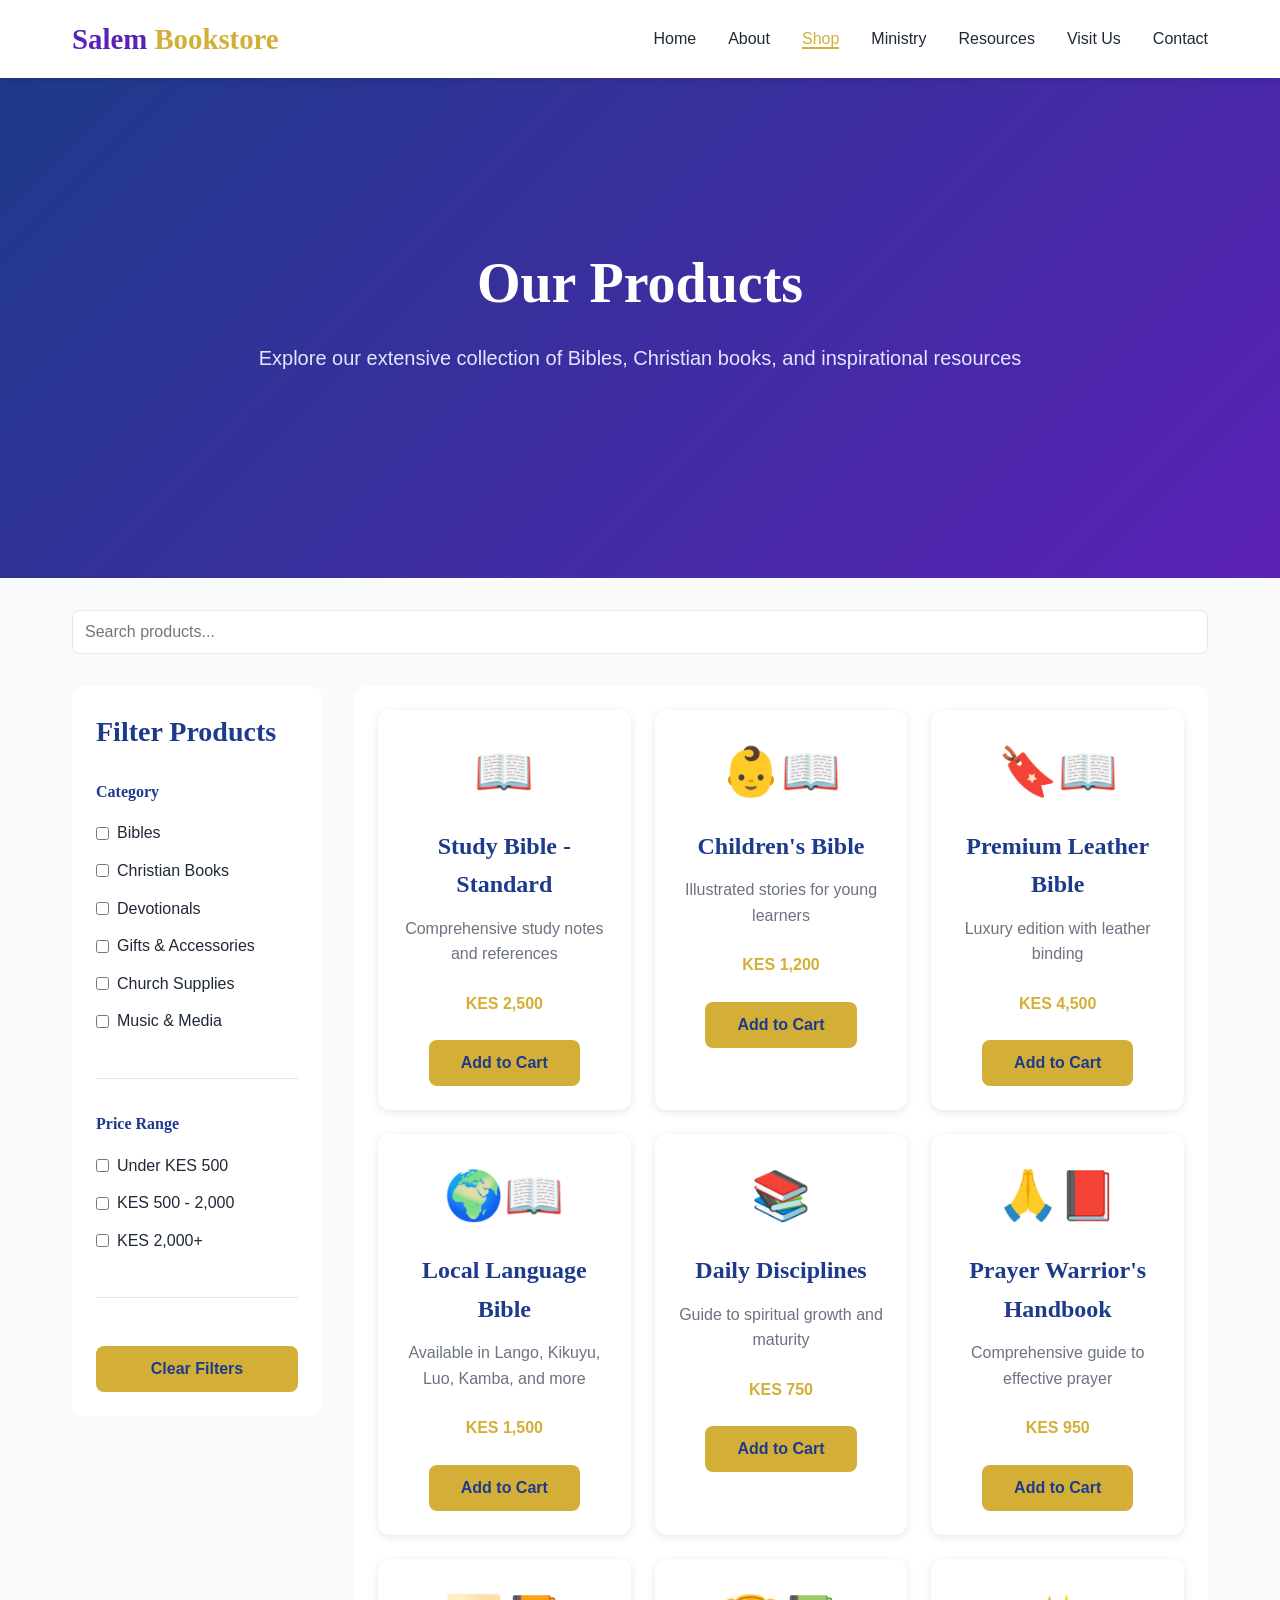
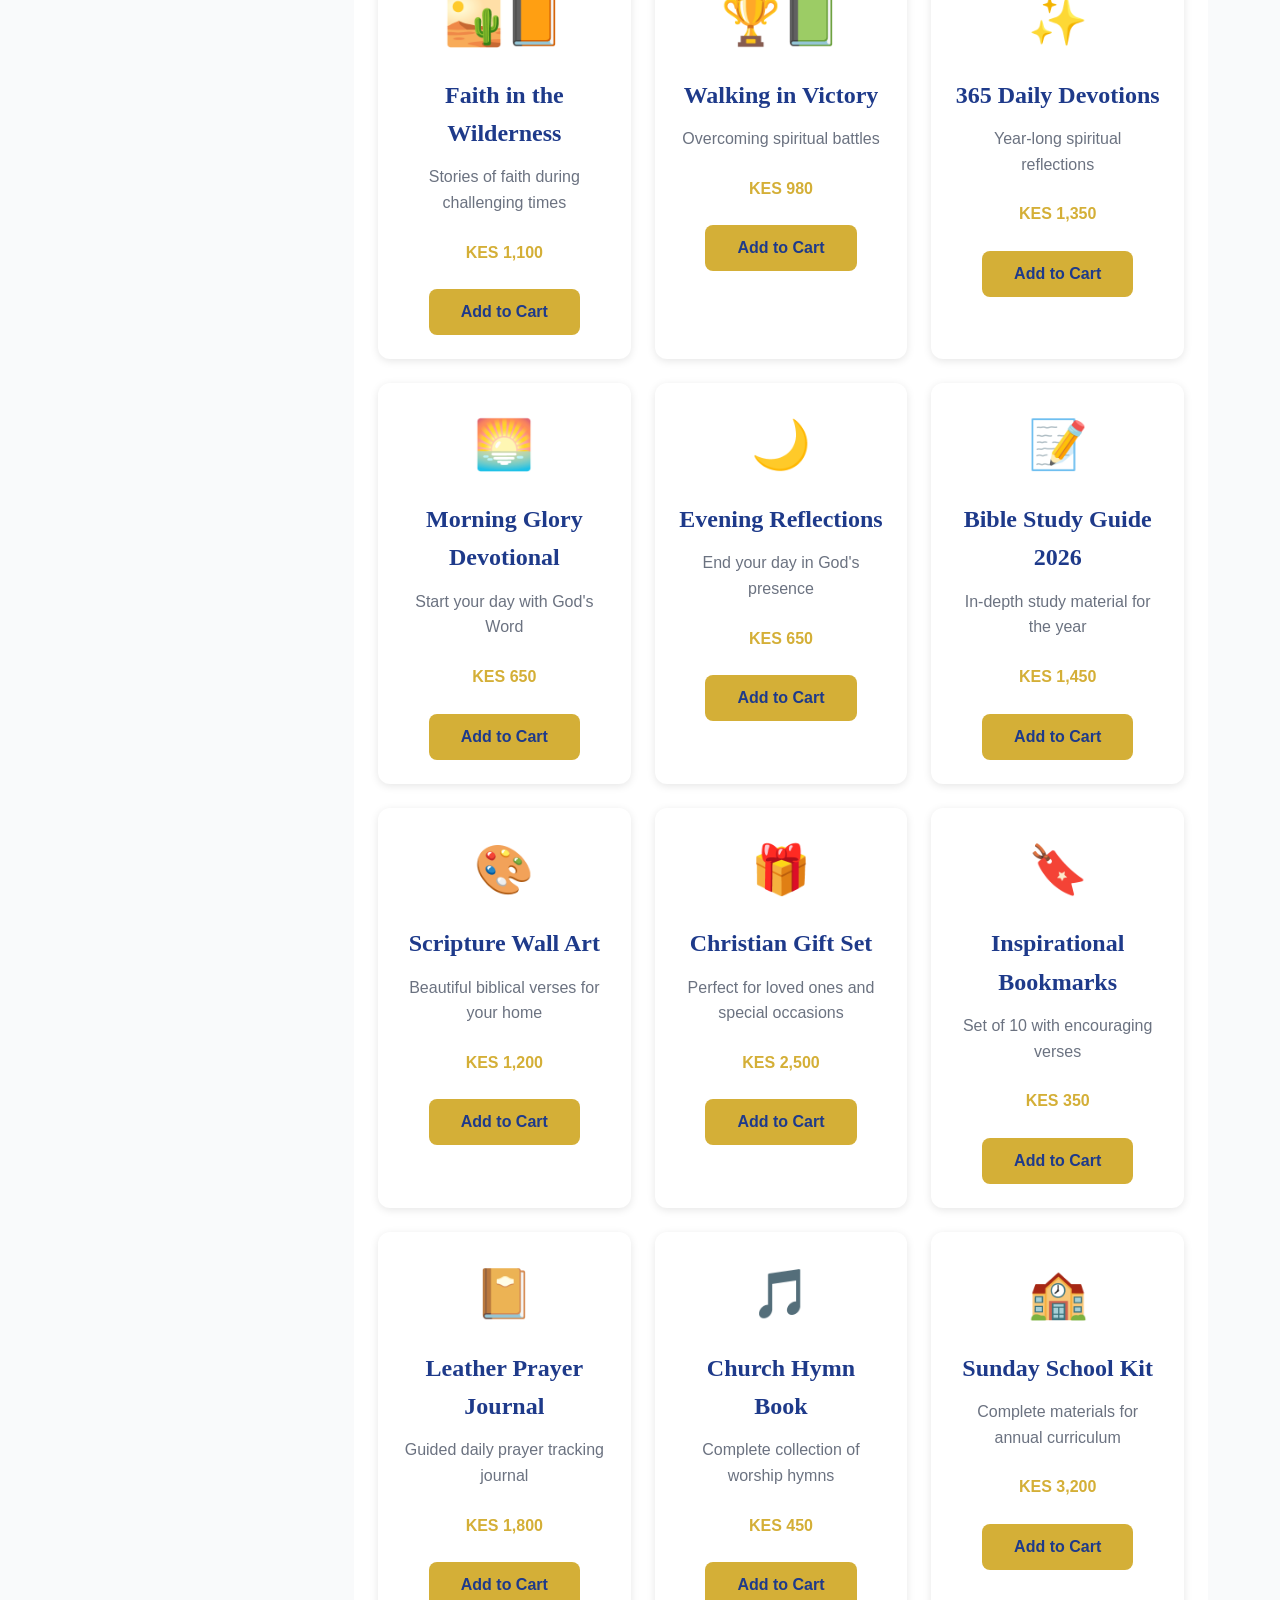
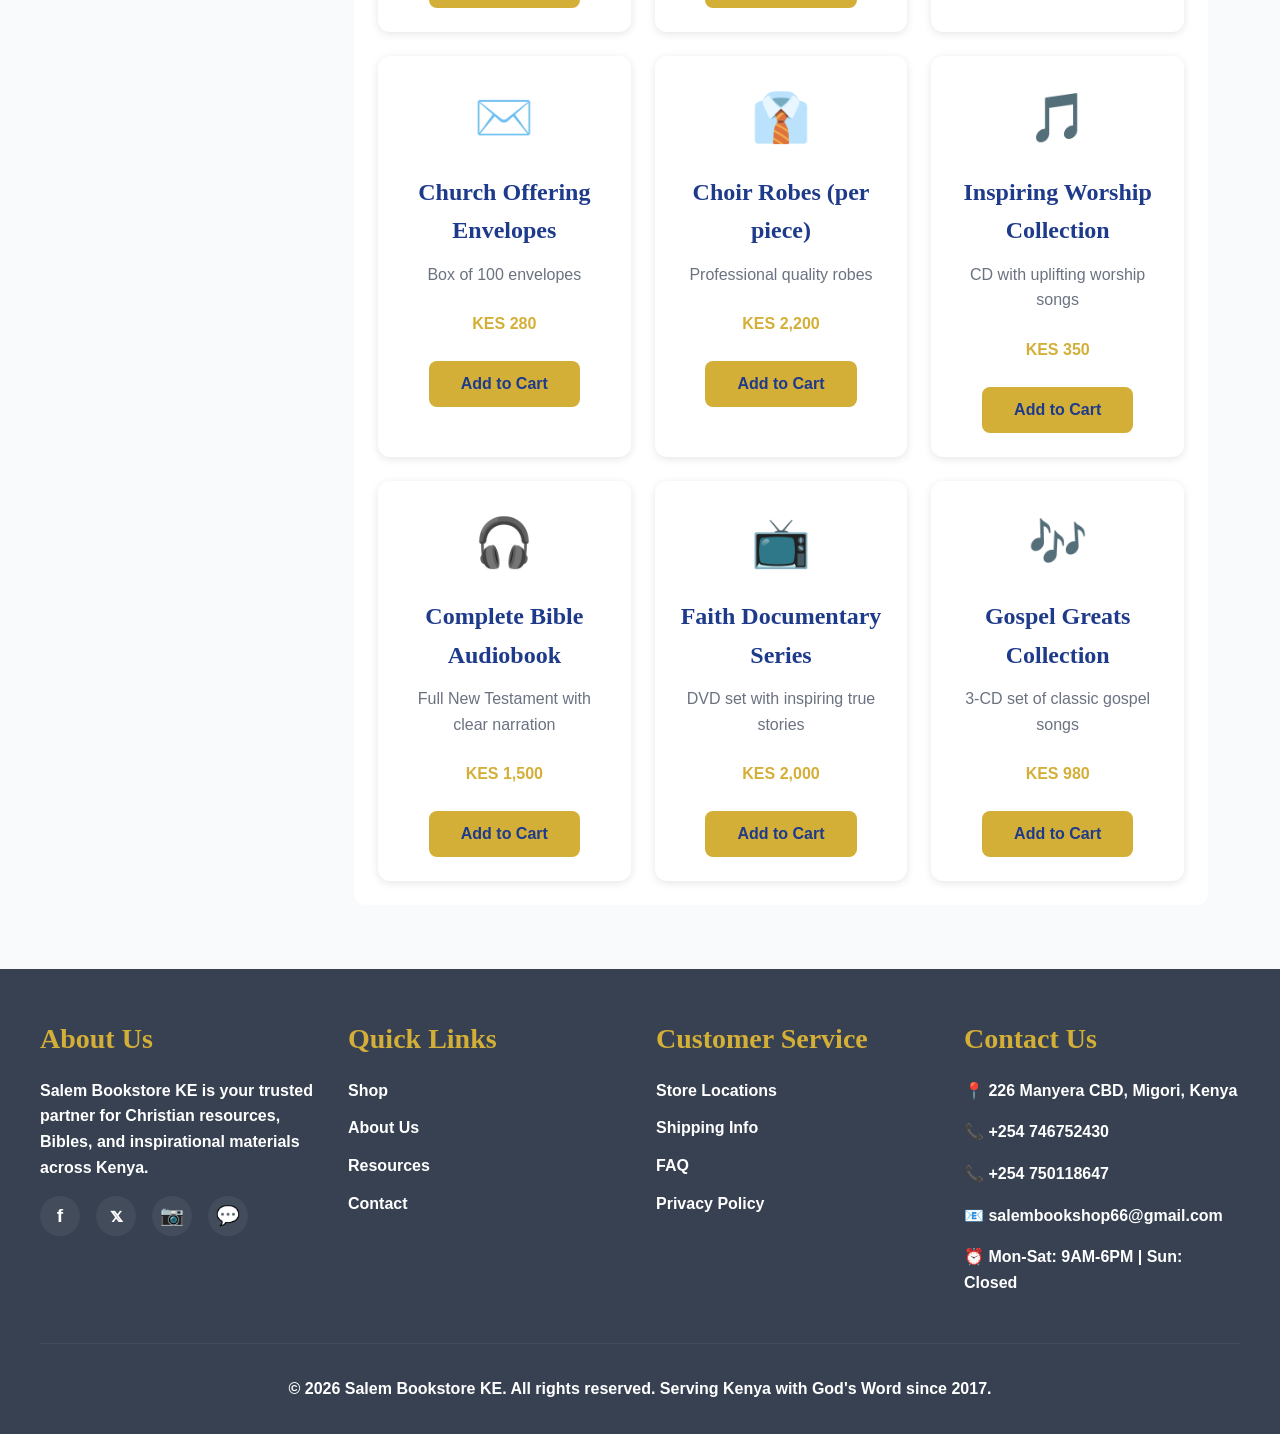
<file: pages/shop.html>
<!DOCTYPE html>
<html lang="en">
<head>
  <meta charset="UTF-8">
  <meta name="viewport" content="width=device-width, initial-scale=1.0">
  <title>Shop - Salem Bookstore KE</title>
  <link rel="stylesheet" href="../css/style.css">
</head>
<body>
  <!-- ========== HEADER & NAVIGATION ========== -->
  <header>
    <nav class="navbar">
      <div class="logo">Salem <span>Bookstore</span></div>
      <button class="nav-toggle">☰</button>
      <ul class="nav-menu">
        <li><a href="../index.html">Home</a></li>
        <li><a href="about.html">About</a></li>
        <li><a href="shop.html">Shop</a></li>
        <li><a href="ministry.html">Ministry</a></li>
        <li><a href="resources.html">Resources</a></li>
        <li><a href="visit.html">Visit Us</a></li>
        <li><a href="contact.html">Contact</a></li>
      </ul>
    </nav>
  </header>

  <!-- ========== HERO SECTION ========== -->
  <section class="hero">
    <div class="hero-content">
      <h1>Our Products</h1>
      <p>Explore our extensive collection of Bibles, Christian books, and inspirational resources</p>
    </div>
  </section>

  <!-- ========== SHOP SECTION ========== -->
  <section style="padding: 2rem;">
    <div class="container">
      <div style="margin-bottom: 2rem;">
        <input type="text" id="search-products" placeholder="Search products..." style="width: 100%; padding: 0.75rem; border: 1px solid var(--border-light); border-radius: 0.5rem; font-size: 1rem;">
      </div>

      <div class="shop-container">
        <!-- ========== FILTERS ========== -->
        <div class="filters">
          <h3 style="margin-bottom: 1.5rem;">Filter Products</h3>

          <div class="filter-group">
            <h3>Category</h3>
            <div class="filter-option">
              <input type="checkbox" id="bibles" value="bibles">
              <label for="bibles">Bibles</label>
            </div>
            <div class="filter-option">
              <input type="checkbox" id="christian-books" value="christian-books">
              <label for="christian-books">Christian Books</label>
            </div>
            <div class="filter-option">
              <input type="checkbox" id="devotionals" value="devotionals">
              <label for="devotionals">Devotionals</label>
            </div>
            <div class="filter-option">
              <input type="checkbox" id="gifts" value="gifts">
              <label for="gifts">Gifts & Accessories</label>
            </div>
            <div class="filter-option">
              <input type="checkbox" id="church-supplies" value="church-supplies">
              <label for="church-supplies">Church Supplies</label>
            </div>
            <div class="filter-option">
              <input type="checkbox" id="music-media" value="music-media">
              <label for="music-media">Music & Media</label>
            </div>
          </div>

          <div class="filter-group">
            <h3>Price Range</h3>
            <div class="filter-option">
              <input type="checkbox" id="price-budget" value="price-budget">
              <label for="price-budget">Under KES 500</label>
            </div>
            <div class="filter-option">
              <input type="checkbox" id="price-standard" value="price-standard">
              <label for="price-standard">KES 500 - 2,000</label>
            </div>
            <div class="filter-option">
              <input type="checkbox" id="price-premium" value="price-premium">
              <label for="price-premium">KES 2,000+</label>
            </div>
          </div>

          <button class="btn btn-primary" style="width: 100%; margin-top: 1rem;">Clear Filters</button>
        </div>

        <!-- ========== PRODUCTS GRID ========== -->
        <div class="shop-products">
          <div style="display: grid; grid-template-columns: repeat(auto-fill, minmax(200px, 1fr)); gap: 1.5rem;">
            <!-- Bibles Category -->
            <div class="product-card" data-category="bibles" data-title="Study Bible">
              <div class="product-icon">📖</div>
              <h3>Study Bible - Standard</h3>
              <p>Comprehensive study notes and references</p>
              <p style="color: var(--accent-gold); font-weight: bold;">KES 2,500</p>
              <button class="btn btn-primary" onclick="addToCart('bible-1', 'Study Bible - Standard', 2500)">Add to Cart</button>
            </div>

            <div class="product-card" data-category="bibles" data-title="Children's Bible">
              <div class="product-icon">👶📖</div>
              <h3>Children's Bible</h3>
              <p>Illustrated stories for young learners</p>
              <p style="color: var(--accent-gold); font-weight: bold;">KES 1,200</p>
              <button class="btn btn-primary" onclick="addToCart('bible-2', 'Children\'s Bible', 1200)">Add to Cart</button>
            </div>

            <div class="product-card" data-category="bibles" data-title="Premium Leather Bible">
              <div class="product-icon">🔖📖</div>
              <h3>Premium Leather Bible</h3>
              <p>Luxury edition with leather binding</p>
              <p style="color: var(--accent-gold); font-weight: bold;">KES 4,500</p>
              <button class="btn btn-primary" onclick="addToCart('bible-3', 'Premium Leather Bible', 4500)">Add to Cart</button>
            </div>

            <div class="product-card" data-category="bibles" data-title="Local Language Bible">
              <div class="product-icon">🌍📖</div>
              <h3>Local Language Bible</h3>
              <p>Available in Lango, Kikuyu, Luo, Kamba, and more</p>
              <p style="color: var(--accent-gold); font-weight: bold;">KES 1,500</p>
              <button class="btn btn-primary" onclick="addToCart('bible-4', 'Local Language Bible', 1800)">Add to Cart</button>
            </div>

            <!-- Christian Books -->
            <div class="product-card" data-category="christian-books" data-title="Daily Disciplines">
              <div class="product-icon">📚</div>
              <h3>Daily Disciplines</h3>
              <p>Guide to spiritual growth and maturity</p>
              <p style="color: var(--accent-gold); font-weight: bold;">KES 750</p>
              <button class="btn btn-primary" onclick="addToCart('book-1', 'Daily Disciplines', 750)">Add to Cart</button>
            </div>

            <div class="product-card" data-category="christian-books" data-title="Prayer Warrior's Handbook">
              <div class="product-icon">🙏📕</div>
              <h3>Prayer Warrior's Handbook</h3>
              <p>Comprehensive guide to effective prayer</p>
              <p style="color: var(--accent-gold); font-weight: bold;">KES 950</p>
              <button class="btn btn-primary" onclick="addToCart('book-2', 'Prayer Warrior\'s Handbook', 950)">Add to Cart</button>
            </div>

            <div class="product-card" data-category="christian-books" data-title="Faith in the Wilderness">
              <div class="product-icon">🏜️📙</div>
              <h3>Faith in the Wilderness</h3>
              <p>Stories of faith during challenging times</p>
              <p style="color: var(--accent-gold); font-weight: bold;">KES 1,100</p>
              <button class="btn btn-primary" onclick="addToCart('book-3', 'Faith in the Wilderness', 1100)">Add to Cart</button>
            </div>

            <div class="product-card" data-category="christian-books" data-title="Walking in Victory">
              <div class="product-icon">🏆📗</div>
              <h3>Walking in Victory</h3>
              <p>Overcoming spiritual battles</p>
              <p style="color: var(--accent-gold); font-weight: bold;">KES 980</p>
              <button class="btn btn-primary" onclick="addToCart('book-4', 'Walking in Victory', 980)">Add to Cart</button>
            </div>

            <!-- Devotionals -->
            <div class="product-card" data-category="devotionals" data-title="365 Daily Devotions">
              <div class="product-icon">✨</div>
              <h3>365 Daily Devotions</h3>
              <p>Year-long spiritual reflections</p>
              <p style="color: var(--accent-gold); font-weight: bold;">KES 1,350</p>
              <button class="btn btn-primary" onclick="addToCart('dev-1', '365 Daily Devotions', 1350)">Add to Cart</button>
            </div>

            <div class="product-card" data-category="devotionals" data-title="Morning Glory">
              <div class="product-icon">🌅</div>
              <h3>Morning Glory Devotional</h3>
              <p>Start your day with God's Word</p>
              <p style="color: var(--accent-gold); font-weight: bold;">KES 650</p>
              <button class="btn btn-primary" onclick="addToCart('dev-2', 'Morning Glory Devotional', 650)">Add to Cart</button>
            </div>

            <div class="product-card" data-category="devotionals" data-title="Evening Reflections">
              <div class="product-icon">🌙</div>
              <h3>Evening Reflections</h3>
              <p>End your day in God's presence</p>
              <p style="color: var(--accent-gold); font-weight: bold;">KES 650</p>
              <button class="btn btn-primary" onclick="addToCart('dev-3', 'Evening Reflections', 650)">Add to Cart</button>
            </div>

            <div class="product-card" data-category="devotionals" data-title="Bible Study Guide">
              <div class="product-icon">📝</div>
              <h3>Bible Study Guide 2026</h3>
              <p>In-depth study material for the year</p>
              <p style="color: var(--accent-gold); font-weight: bold;">KES 1,450</p>
              <button class="btn btn-primary" onclick="addToCart('dev-4', 'Bible Study Guide 2026', 1450)">Add to Cart</button>
            </div>

            <!-- Gifts & Accessories -->
            <div class="product-card" data-category="gifts" data-title="Scripture Wall Art">
              <div class="product-icon">🎨</div>
              <h3>Scripture Wall Art</h3>
              <p>Beautiful biblical verses for your home</p>
              <p style="color: var(--accent-gold); font-weight: bold;">KES 1,200</p>
              <button class="btn btn-primary" onclick="addToCart('gift-1', 'Scripture Wall Art', 1200)">Add to Cart</button>
            </div>

            <div class="product-card" data-category="gifts" data-title="Christian Gift Set">
              <div class="product-icon">🎁</div>
              <h3>Christian Gift Set</h3>
              <p>Perfect for loved ones and special occasions</p>
              <p style="color: var(--accent-gold); font-weight: bold;">KES 2,500</p>
              <button class="btn btn-primary" onclick="addToCart('gift-2', 'Christian Gift Set', 2500)">Add to Cart</button>
            </div>

            <div class="product-card" data-category="gifts" data-title="Bookmark Collection">
              <div class="product-icon">🔖</div>
              <h3>Inspirational Bookmarks</h3>
              <p>Set of 10 with encouraging verses</p>
              <p style="color: var(--accent-gold); font-weight: bold;">KES 350</p>
              <button class="btn btn-primary" onclick="addToCart('gift-3', 'Inspirational Bookmarks', 350)">Add to Cart</button>
            </div>

            <div class="product-card" data-category="gifts" data-title="Prayer Journal">
              <div class="product-icon">📔</div>
              <h3>Leather Prayer Journal</h3>
              <p>Guided daily prayer tracking journal</p>
              <p style="color: var(--accent-gold); font-weight: bold;">KES 1,800</p>
              <button class="btn btn-primary" onclick="addToCart('gift-4', 'Leather Prayer Journal', 1800)">Add to Cart</button>
            </div>

            <!-- Church Supplies -->
            <div class="product-card" data-category="church-supplies" data-title="Hymn Book">
              <div class="product-icon">🎵</div>
              <h3>Church Hymn Book</h3>
              <p>Complete collection of worship hymns</p>
              <p style="color: var(--accent-gold); font-weight: bold;">KES 450</p>
              <button class="btn btn-primary" onclick="addToCart('supply-1', 'Church Hymn Book', 450)">Add to Cart</button>
            </div>

            <div class="product-card" data-category="church-supplies" data-title="Sunday School Materials">
              <div class="product-icon">🏫</div>
              <h3>Sunday School Kit</h3>
              <p>Complete materials for annual curriculum</p>
              <p style="color: var(--accent-gold); font-weight: bold;">KES 3,200</p>
              <button class="btn btn-primary" onclick="addToCart('supply-2', 'Sunday School Kit', 3200)">Add to Cart</button>
            </div>

            <div class="product-card" data-category="church-supplies" data-title="Offering Envelopes">
              <div class="product-icon">✉️</div>
              <h3>Church Offering Envelopes</h3>
              <p>Box of 100 envelopes</p>
              <p style="color: var(--accent-gold); font-weight: bold;">KES 280</p>
              <button class="btn btn-primary" onclick="addToCart('supply-3', 'Church Offering Envelopes', 280)">Add to Cart</button>
            </div>

            <div class="product-card" data-category="church-supplies" data-title="Choir Robes">
              <div class="product-icon">👔</div>
              <h3>Choir Robes (per piece)</h3>
              <p>Professional quality robes</p>
              <p style="color: var(--accent-gold); font-weight: bold;">KES 2,200</p>
              <button class="btn btn-primary" onclick="addToCart('supply-4', 'Choir Robes', 2200)">Add to Cart</button>
            </div>

            <!-- Music & Media -->
            <div class="product-card" data-category="music-media" data-title="Christian Music Album">
              <div class="product-icon">🎵</div>
              <h3>Inspiring Worship Collection</h3>
              <p>CD with uplifting worship songs</p>
              <p style="color: var(--accent-gold); font-weight: bold;">KES 350</p>
              <button class="btn btn-primary" onclick="addToCart('media-1', 'Inspiring Worship Collection', 350)">Add to Cart</button>
            </div>

            <div class="product-card" data-category="music-media" data-title="Bible Audiobook">
              <div class="product-icon">🎧</div>
              <h3>Complete Bible Audiobook</h3>
              <p>Full New Testament with clear narration</p>
              <p style="color: var(--accent-gold); font-weight: bold;">KES 1,500</p>
              <button class="btn btn-primary" onclick="addToCart('media-2', 'Complete Bible Audiobook', 1500)">Add to Cart</button>
            </div>

            <div class="product-card" data-category="music-media" data-title="Christian Documentary">
              <div class="product-icon">📺</div>
              <h3>Faith Documentary Series</h3>
              <p>DVD set with inspiring true stories</p>
              <p style="color: var(--accent-gold); font-weight: bold;">KES 2,000</p>
              <button class="btn btn-primary" onclick="addToCart('media-3', 'Faith Documentary Series', 2000)">Add to Cart</button>
            </div>

            <div class="product-card" data-category="music-media" data-title="Gospel Music Collection">
              <div class="product-icon">🎶</div>
              <h3>Gospel Greats Collection</h3>
              <p>3-CD set of classic gospel songs</p>
              <p style="color: var(--accent-gold); font-weight: bold;">KES 980</p>
              <button class="btn btn-primary" onclick="addToCart('media-4', 'Gospel Greats Collection', 980)">Add to Cart</button>
            </div>
          </div>
        </div>
      </div>
    </div>
  </section>

  <!-- ========== FOOTER ========== -->
  <footer>
    <div class="footer-content">
      <div class="footer-section">
        <h3>About Us</h3>
        <p>Salem Bookstore KE is your trusted partner for Christian resources, Bibles, and inspirational materials across Kenya.</p>
        <div class="social-links">
          <a href="https://facebook.com/salembooks" target="_blank" title="Facebook">f</a>
          <a href="https://twitter.com/salembooks" target="_blank" title="Twitter">𝕩</a>
          <a href="https://instagram.com/salembookstoreke" target="_blank" title="Instagram">📷</a>
          <a href="whatsapp://send?phone=254746752430" title="WhatsApp">💬</a>
        </div>
      </div>
      <div class="footer-section">
        <h3>Quick Links</h3>
        <ul>
          <li><a href="shop.html">Shop</a></li>
          <li><a href="about.html">About Us</a></li>
          <li><a href="resources.html">Resources</a></li>
          <li><a href="contact.html">Contact</a></li>
        </ul>
      </div>
      <div class="footer-section">
        <h3>Customer Service</h3>
        <ul>
          <li><a href="visit.html">Store Locations</a></li>
          <li><a href="#">Shipping Info</a></li>
          <li><a href="#">FAQ</a></li>
          <li><a href="#">Privacy Policy</a></li>
        </ul>
      </div>
      <div class="footer-section">
        <h3>Contact Us</h3>
        <p>📍 226 Manyera CBD, Migori, Kenya</p>
        <p>📞 +254 746752430</p>
        <p>📞 +254 750118647</p>
        <p>📧 salembookshop66@gmail.com</p>
        <p>⏰ Mon-Sat: 9AM-6PM | Sun: Closed</p>
      </div>
    </div>
    <div class="footer-bottom">
      <p>&copy; 2026 Salem Bookstore KE. All rights reserved. Serving Kenya with God's Word since 2017.</p>
    </div>
  </footer>

  <script src="../js/main.js"></script>
</body>
</html>
</file>
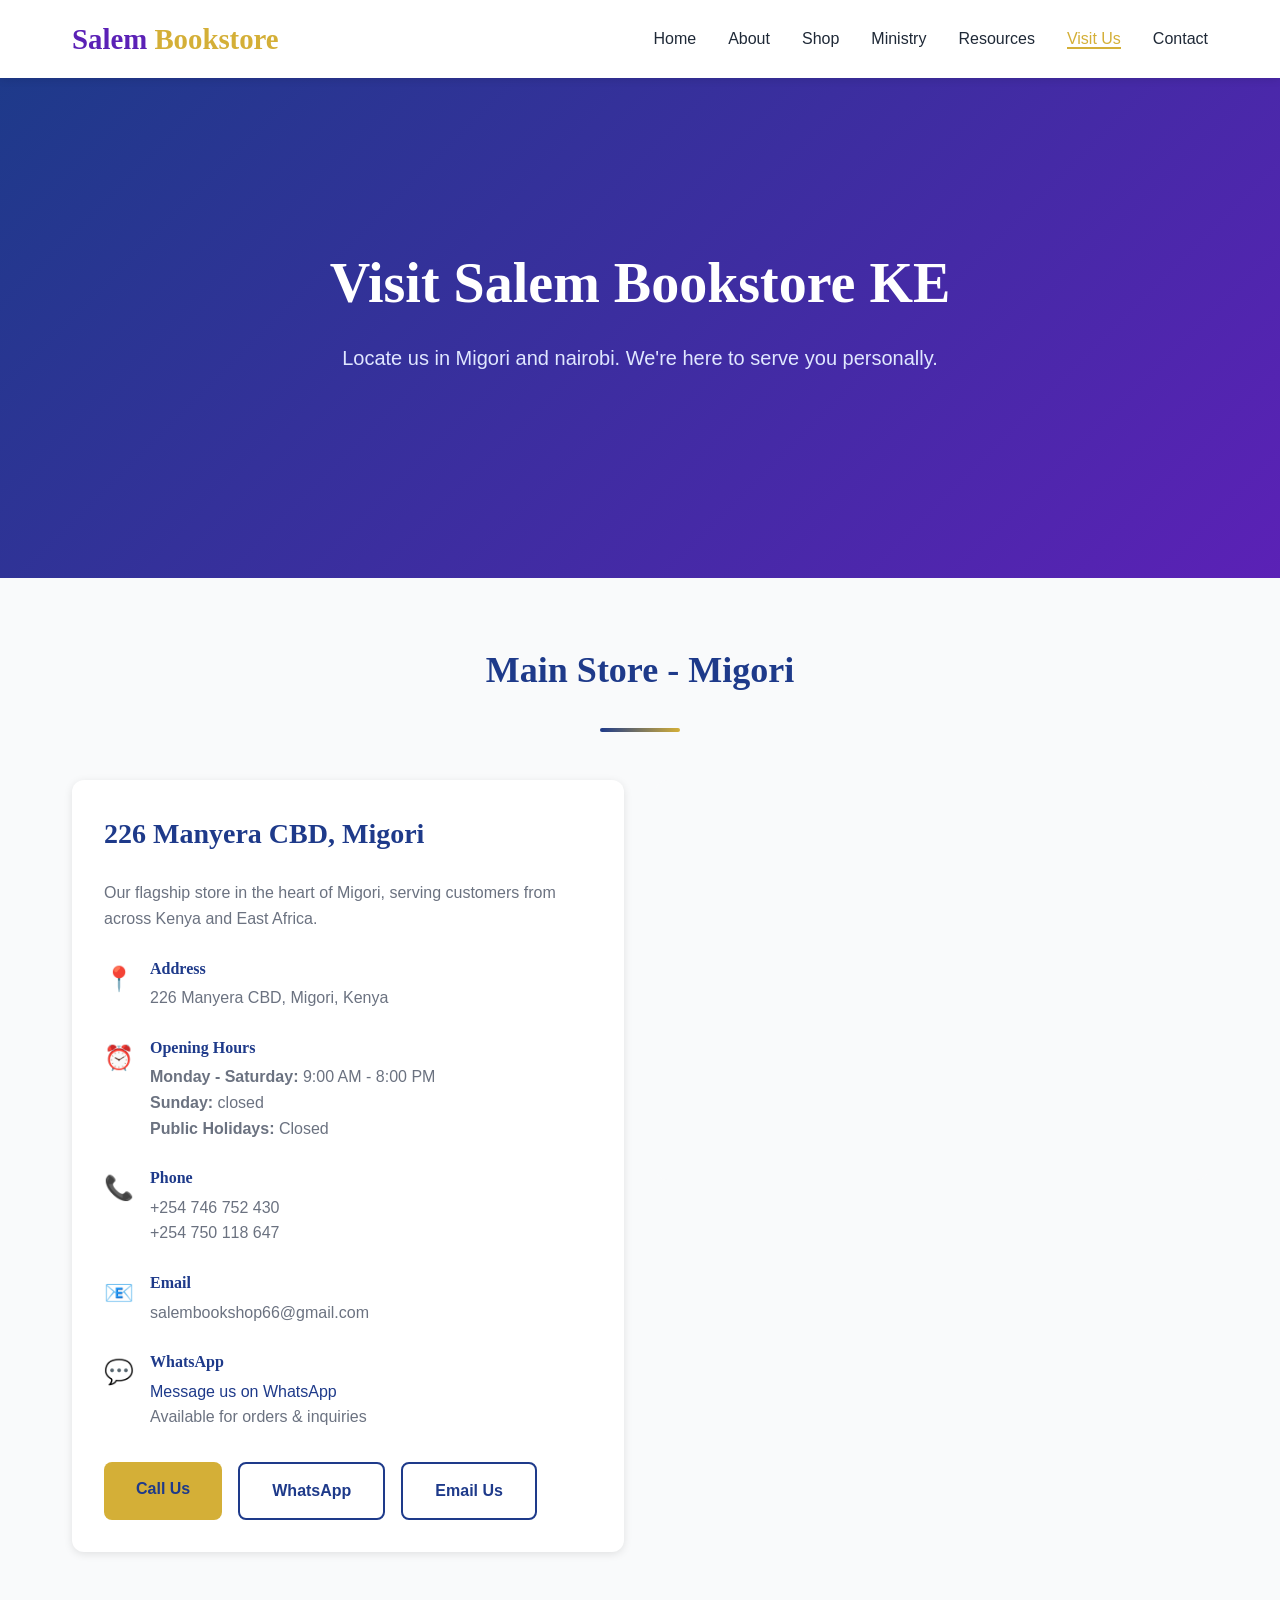
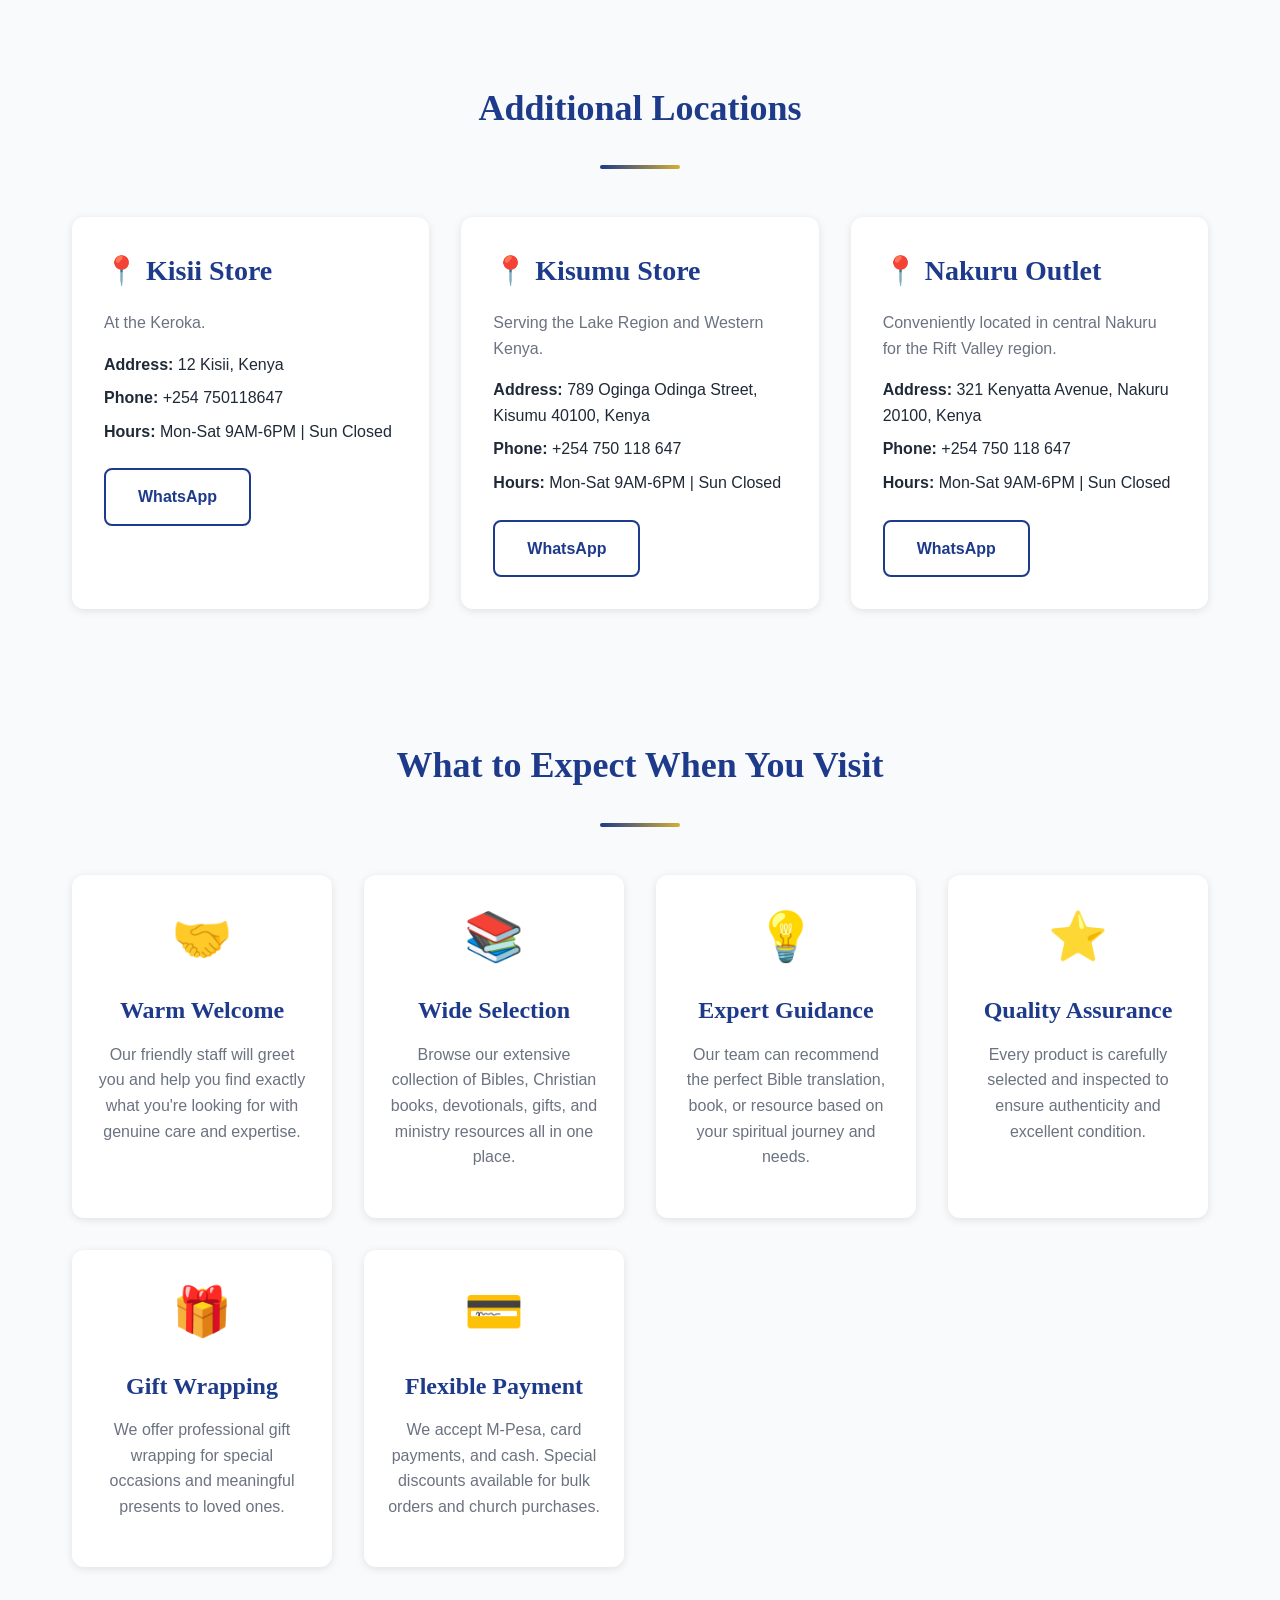
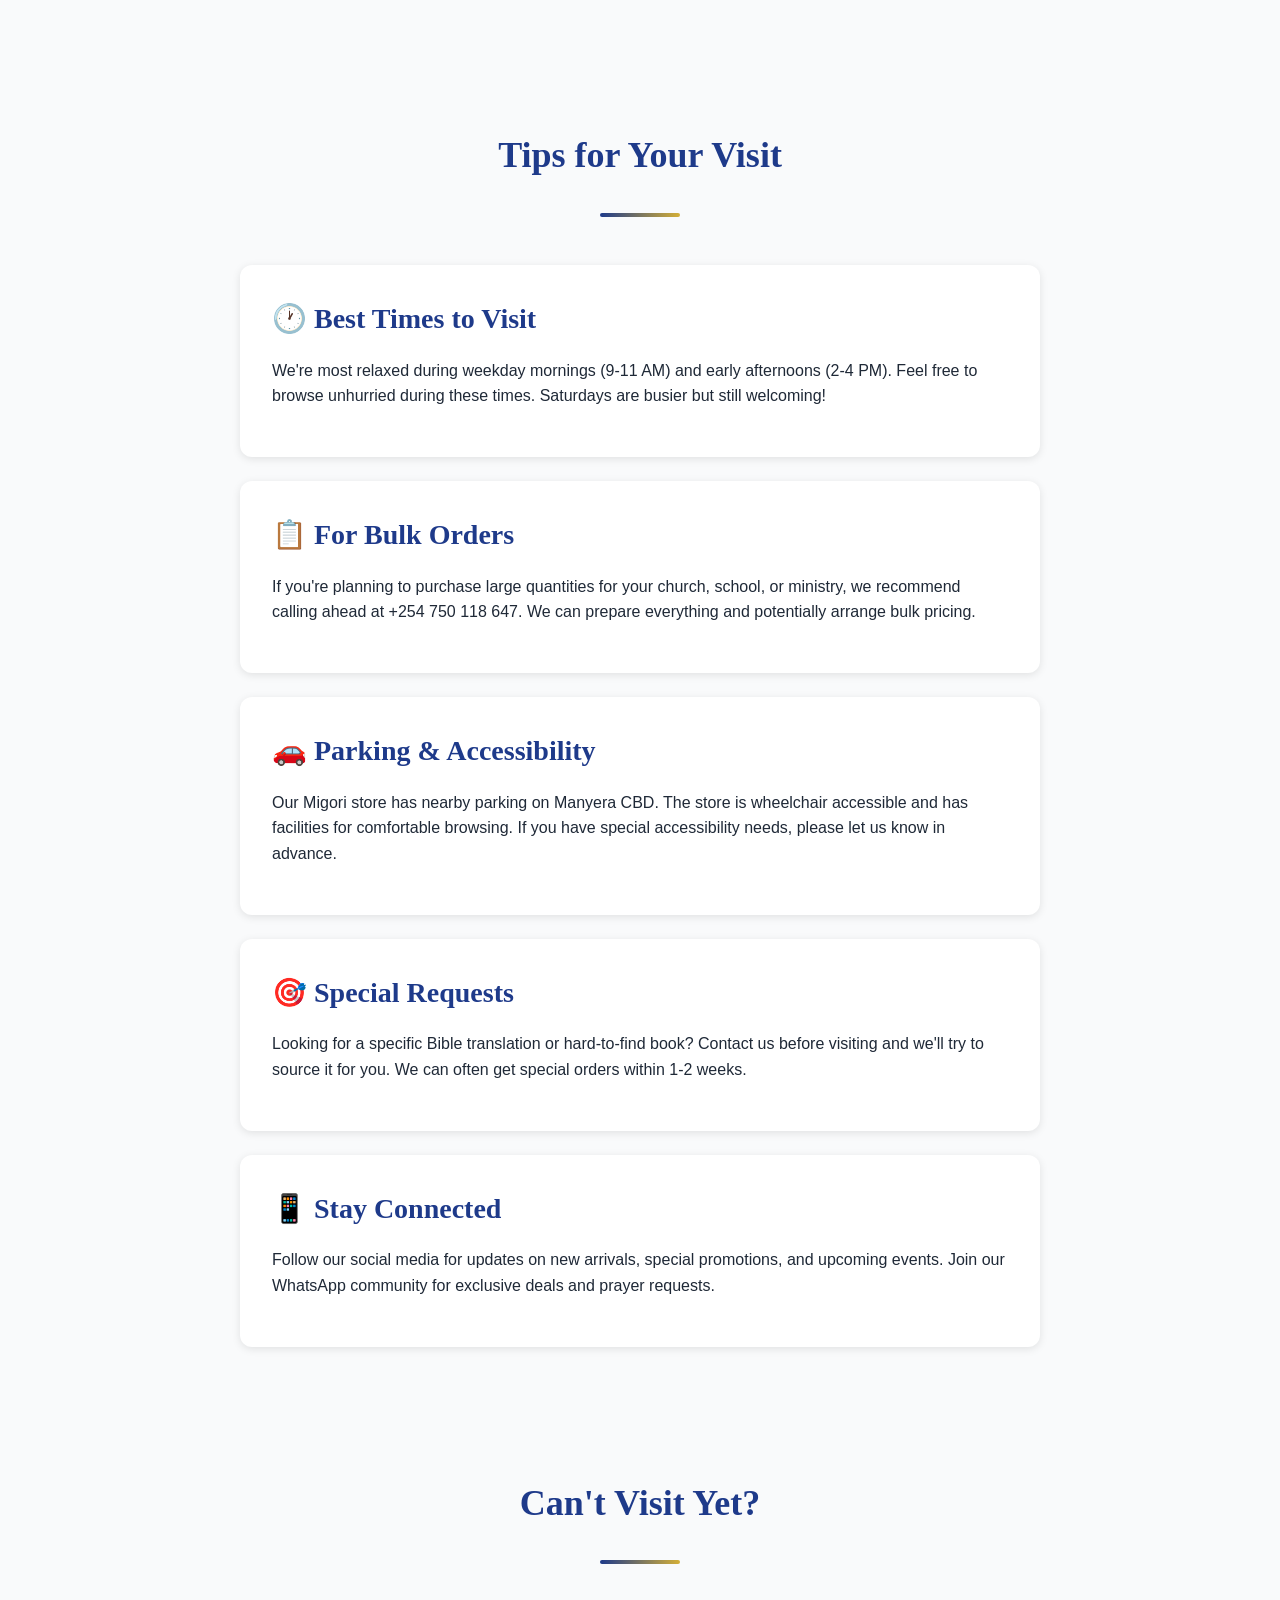
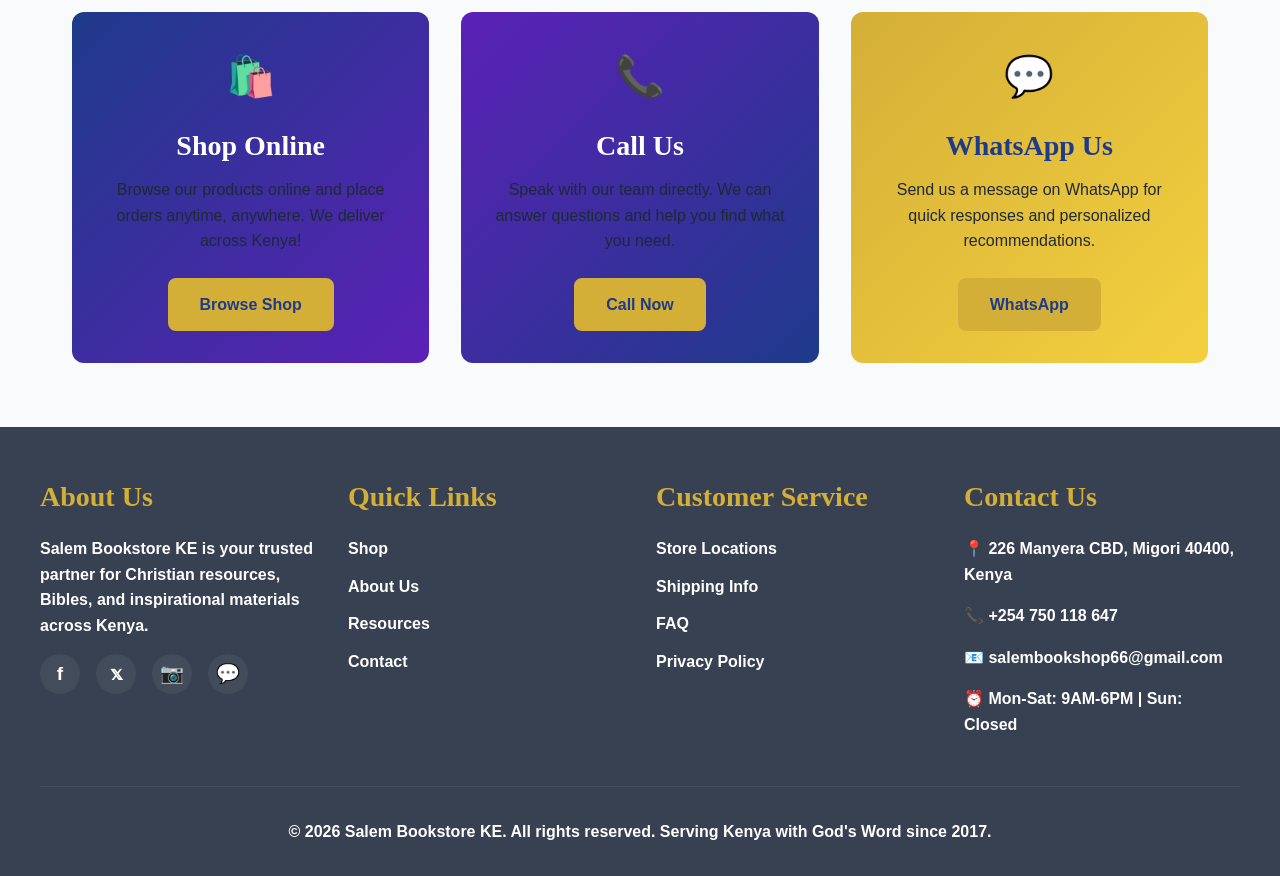
<file: pages/visit.html>
<!DOCTYPE html>
<html lang="en">
<head>
  <meta charset="UTF-8">
  <meta name="viewport" content="width=device-width, initial-scale=1.0">
  <title>Visit Us - Salem Bookstore KE</title>
  <link rel="stylesheet" href="../css/style.css">
</head>
<body>
  <!-- ========== HEADER & NAVIGATION ========== -->
  <header>
    <nav class="navbar">
      <div class="logo">Salem <span>Bookstore</span></div>
      <button class="nav-toggle">☰</button>
      <ul class="nav-menu">
        <li><a href="../index.html">Home</a></li>
        <li><a href="about.html">About</a></li>
        <li><a href="shop.html">Shop</a></li>
        <li><a href="ministry.html">Ministry</a></li>
        <li><a href="resources.html">Resources</a></li>
        <li><a href="visit.html">Visit Us</a></li>
        <li><a href="contact.html">Contact</a></li>
      </ul>
    </nav>
  </header>

  <!-- ========== HERO SECTION ========== -->
  <section class="hero">
    <div class="hero-content">
      <h1>Visit Salem Bookstore KE</h1>
      <p>Locate us in Migori and nairobi. We're here to serve you personally.</p>
    </div>
  </section>

  <!-- ========== MAIN LOCATION ========== -->
  <section>
    <div class="container">
      <div class="section-title">
        <h2>Main Store - Migori</h2>
      </div>
      <div class="location-section">
        <div class="location-info">
          <h3>226 Manyera CBD, Migori</h3>
          <p style="color: var(--text-light); margin-bottom: 1.5rem;">Our flagship store in the heart of Migori, serving customers from across Kenya and East Africa.</p>
          
          <div class="info-item">
            <div class="info-item-icon">📍</div>
            <div class="info-item-content">
              <h4>Address</h4>
              <p>226 Manyera CBD, Migori, Kenya</p>
            </div>
          </div>

          <div class="info-item">
            <div class="info-item-icon">⏰</div>
            <div class="info-item-content">
              <h4>Opening Hours</h4>
              <p><strong>Monday - Saturday:</strong> 9:00 AM - 8:00 PM</p>
              <p><strong>Sunday:</strong> closed</p>
              <p><strong>Public Holidays:</strong> Closed</p>
            </div>
          </div>

          <div class="info-item">
            <div class="info-item-icon">📞</div>
            <div class="info-item-content">
              <h4>Phone</h4>
              <p>+254 746 752 430</p>
              <p>+254 750 118 647</p>
            </div>
          </div>

          <div class="info-item">
            <div class="info-item-icon">📧</div>
            <div class="info-item-content">
              <h4>Email</h4>
              <p>salembookshop66@gmail.com</p>
              </div>
          </div>

          <div class="info-item">
            <div class="info-item-icon">💬</div>
            <div class="info-item-content">
              <h4>WhatsApp</h4>
              <p><a href="https://wa.me/254750118647" target="_blank">Message us on WhatsApp</a></p>
              <p>Available for orders & inquiries</p>
            </div>
          </div>

          <div style="margin-top: 2rem; display: flex; gap: 1rem; flex-wrap: wrap;">
            <a href="tel:+254746752430" class="btn btn-primary">Call Us</a>
            <a href="https://wa.me/254750118647" target="_blank" class="btn btn-outline">WhatsApp</a>
            <a href="contact.html" class="btn btn-outline">Email Us</a>
          </div>
        </div>

        <div class="map-container">
          <iframe width="100%" height="100%" frameborder="0" style="border:0" src="https://www.google.com/maps/embed?pb=!1m18!1m12!1m3!1d3988.8177255945347!2d36.82179!3d-1.28637!2m3!1f0!2f0!3f0!3m2!1i1024!2i768!4f13.1!3m3!1m2!1s0x182f1c38e0000001%3A0x1234567890abcdef!2sNairobi%20CBD!5e0!3m2!1sen!2ske!4v1" allowfullscreen="" loading="lazy" referrerpolicy="no-referrer-when-downgrade"></iframe>
        </div>
      </div>
    </div>
  </section>

  <!-- ========== SECONDARY LOCATIONS ========== -->
  <section style="background-color: var(--light-bg);">
    <div class="container">
      <div class="section-title">
        <h2>Additional Locations</h2>
      </div>
      <div style="display: grid; grid-template-columns: repeat(auto-fit, minmax(300px, 1fr)); gap: 2rem;">
        
        <!-- Kisii Location -->
        <div style="background: var(--white); padding: 2rem; border-radius: 0.75rem; box-shadow: 0 2px 8px rgba(0,0,0,0.1);">
          <h3 style="margin-bottom: 1rem; color: var(--primary-blue);">📍 Kisii Store</h3>
          <p style="color: var(--text-light); margin-bottom: 1rem;">At the Keroka.</p>
          
          <p style="margin-bottom: 0.5rem;"><strong>Address:</strong> 12 Kisii, Kenya</p>
          <p style="margin-bottom: 0.5rem;"><strong>Phone:</strong> +254 750118647</p>
          <p style="margin-bottom: 0.5rem;"><strong>Hours:</strong> Mon-Sat 9AM-6PM | Sun Closed</p>
          
          <div style="margin-top: 1.5rem;">
            <a href="https://wa.me/254750118647" target="_blank" class="btn btn-outline">WhatsApp</a>
          </div>
        </div>

        <!-- Kisumu Location -->
        <div style="background: var(--white); padding: 2rem; border-radius: 0.75rem; box-shadow: 0 2px 8px rgba(0,0,0,0.1);">
          <h3 style="margin-bottom: 1rem; color: var(--primary-blue);">📍 Kisumu Store</h3>
          <p style="color: var(--text-light); margin-bottom: 1rem;">Serving the Lake Region and Western Kenya.</p>
          
          <p style="margin-bottom: 0.5rem;"><strong>Address:</strong> 789 Oginga Odinga Street, Kisumu 40100, Kenya</p>
          <p style="margin-bottom: 0.5rem;"><strong>Phone:</strong> +254 750 118 647</p>
          <p style="margin-bottom: 0.5rem;"><strong>Hours:</strong> Mon-Sat 9AM-6PM | Sun Closed</p>
          
          <div style="margin-top: 1.5rem;">
            <a href="https://wa.me/254750118647" target="_blank" class="btn btn-outline">WhatsApp</a>
          </div>
        </div>

        <!-- Nakuru Location -->
        <div style="background: var(--white); padding: 2rem; border-radius: 0.75rem; box-shadow: 0 2px 8px rgba(0,0,0,0.1);">
          <h3 style="margin-bottom: 1rem; color: var(--primary-blue);">📍 Nakuru Outlet</h3>
          <p style="color: var(--text-light); margin-bottom: 1rem;">Conveniently located in central Nakuru for the Rift Valley region.</p>
          
          <p style="margin-bottom: 0.5rem;"><strong>Address:</strong> 321 Kenyatta Avenue, Nakuru 20100, Kenya</p>
          <p style="margin-bottom: 0.5rem;"><strong>Phone:</strong> +254 750 118 647</p>
          <p style="margin-bottom: 0.5rem;"><strong>Hours:</strong> Mon-Sat 9AM-6PM | Sun Closed</p>
          
          <div style="margin-top: 1.5rem;">
            <a href="https://wa.me/254750118647" target="_blank" class="btn btn-outline">WhatsApp</a>
          </div>
        </div>
      </div>
    </div>
  </section>

  <!-- ========== WHAT TO EXPECT ========== -->
  <section>
    <div class="container">
      <div class="section-title">
        <h2>What to Expect When You Visit</h2>
      </div>
      <div class="products-grid">
        <div class="product-card">
          <div class="product-icon">🤝</div>
          <h3>Warm Welcome</h3>
          <p>Our friendly staff will greet you and help you find exactly what you're looking for with genuine care and expertise.</p>
        </div>
        <div class="product-card">
          <div class="product-icon">📚</div>
          <h3>Wide Selection</h3>
          <p>Browse our extensive collection of Bibles, Christian books, devotionals, gifts, and ministry resources all in one place.</p>
        </div>
        <div class="product-card">
          <div class="product-icon">💡</div>
          <h3>Expert Guidance</h3>
          <p>Our team can recommend the perfect Bible translation, book, or resource based on your spiritual journey and needs.</p>
        </div>
        <div class="product-card">
          <div class="product-icon">⭐</div>
          <h3>Quality Assurance</h3>
          <p>Every product is carefully selected and inspected to ensure authenticity and excellent condition.</p>
        </div>
        <div class="product-card">
          <div class="product-icon">🎁</div>
          <h3>Gift Wrapping</h3>
          <p>We offer professional gift wrapping for special occasions and meaningful presents to loved ones.</p>
        </div>
        <div class="product-card">
          <div class="product-icon">💳</div>
          <h3>Flexible Payment</h3>
          <p>We accept M-Pesa, card payments, and cash. Special discounts available for bulk orders and church purchases.</p>
        </div>
      </div>
    </div>
  </section>

  <!-- ========== VISITING TIPS ========== -->
  <section style="background-color: var(--light-bg);">
    <div class="container">
      <div class="section-title">
        <h2>Tips for Your Visit</h2>
      </div>
      <div style="max-width: 800px; margin: 0 auto;">
        <div style="background: var(--white); padding: 2rem; border-radius: 0.75rem; box-shadow: 0 2px 8px rgba(0,0,0,0.1); margin-bottom: 1.5rem;">
          <h3 style="color: var(--primary-blue); margin-bottom: 1rem;">🕐 Best Times to Visit</h3>
          <p>We're most relaxed during weekday mornings (9-11 AM) and early afternoons (2-4 PM). Feel free to browse unhurried during these times. Saturdays are busier but still welcoming!</p>
        </div>

        <div style="background: var(--white); padding: 2rem; border-radius: 0.75rem; box-shadow: 0 2px 8px rgba(0,0,0,0.1); margin-bottom: 1.5rem;">
          <h3 style="color: var(--primary-blue); margin-bottom: 1rem;">📋 For Bulk Orders</h3>
          <p>If you're planning to purchase large quantities for your church, school, or ministry, we recommend calling ahead at +254 750 118 647. We can prepare everything and potentially arrange bulk pricing.</p>
        </div>

        <div style="background: var(--white); padding: 2rem; border-radius: 0.75rem; box-shadow: 0 2px 8px rgba(0,0,0,0.1); margin-bottom: 1.5rem;">
          <h3 style="color: var(--primary-blue); margin-bottom: 1rem;">🚗 Parking & Accessibility</h3>
          <p>Our Migori store has nearby parking on Manyera CBD. The store is wheelchair accessible and has facilities for comfortable browsing. If you have special accessibility needs, please let us know in advance.</p>
        </div>

        <div style="background: var(--white); padding: 2rem; border-radius: 0.75rem; box-shadow: 0 2px 8px rgba(0,0,0,0.1); margin-bottom: 1.5rem;">
          <h3 style="color: var(--primary-blue); margin-bottom: 1rem;">🎯 Special Requests</h3>
          <p>Looking for a specific Bible translation or hard-to-find book? Contact us before visiting and we'll try to source it for you. We can often get special orders within 1-2 weeks.</p>
        </div>

        <div style="background: var(--white); padding: 2rem; border-radius: 0.75rem; box-shadow: 0 2px 8px rgba(0,0,0,0.1);">
          <h3 style="color: var(--primary-blue); margin-bottom: 1rem;">📱 Stay Connected</h3>
          <p>Follow our social media for updates on new arrivals, special promotions, and upcoming events. Join our WhatsApp community for exclusive deals and prayer requests.</p>
        </div>
      </div>
    </div>
  </section>

  <!-- ========== VIRTUAL TOUR ========== -->
  <section>
    <div class="container">
      <div class="section-title">
        <h2>Can't Visit Yet?</h2>
      </div>
      <div style="display: grid; grid-template-columns: repeat(auto-fit, minmax(250px, 1fr)); gap: 2rem;">
        <div style="background: linear-gradient(135deg, var(--primary-blue) 0%, var(--secondary-purple) 100%); color: var(--white); padding: 2rem; border-radius: 0.75rem; text-align: center;">
          <div style="font-size: 2.5rem; margin-bottom: 1rem;">🛍️</div>
          <h3 style="color: var(--white); margin-bottom: 0.5rem;">Shop Online</h3>
          <p style="margin-bottom: 1.5rem;">Browse our products online and place orders anytime, anywhere. We deliver across Kenya!</p>
          <a href="shop.html" class="btn btn-primary">Browse Shop</a>
        </div>
        <div style="background: linear-gradient(135deg, var(--secondary-purple) 0%, var(--primary-blue) 100%); color: var(--white); padding: 2rem; border-radius: 0.75rem; text-align: center;">
          <div style="font-size: 2.5rem; margin-bottom: 1rem;">📞</div>
          <h3 style="color: var(--white); margin-bottom: 0.5rem;">Call Us</h3>
          <p style="margin-bottom: 1.5rem;">Speak with our team directly. We can answer questions and help you find what you need.</p>
          <a href="tel:+254712345678" class="btn btn-primary">Call Now</a>
        </div>
        <div style="background: linear-gradient(135deg, var(--accent-gold) 0%, #f4d03f 100%); color: var(--primary-blue); padding: 2rem; border-radius: 0.75rem; text-align: center;">
          <div style="font-size: 2.5rem; margin-bottom: 1rem;">💬</div>
          <h3 style="color: var(--primary-blue); margin-bottom: 0.5rem;">WhatsApp Us</h3>
          <p style="margin-bottom: 1.5rem;">Send us a message on WhatsApp for quick responses and personalized recommendations.</p>
          <a href="https://wa.me/254750118647" target="_blank" class="btn btn-primary">WhatsApp</a>
        </div>
      </div>
    </div>
  </section>

  <!-- ========== FOOTER ========== -->
  <footer>
    <div class="footer-content">
      <div class="footer-section">
        <h3>About Us</h3>
        <p>Salem Bookstore KE is your trusted partner for Christian resources, Bibles, and inspirational materials across Kenya.</p>
        <div class="social-links">
          <a href="https://facebook.com/salembooks" target="_blank" title="Facebook">f</a>
          <a href="https://twitter.com/salembooks" target="_blank" title="Twitter">𝕩</a>
          <a href="https://instagram.com/salembooks" target="_blank" title="Instagram">📷</a>
          <a href="whatsapp://send?phone=254750118647" title="WhatsApp">💬</a>
        </div>
      </div>
      <div class="footer-section">
        <h3>Quick Links</h3>
        <ul>
          <li><a href="shop.html">Shop</a></li>
          <li><a href="about.html">About Us</a></li>
          <li><a href="resources.html">Resources</a></li>
          <li><a href="contact.html">Contact</a></li>
        </ul>
      </div>
      <div class="footer-section">
        <h3>Customer Service</h3>
        <ul>
          <li><a href="visit.html">Store Locations</a></li>
          <li><a href="#">Shipping Info</a></li>
          <li><a href="#">FAQ</a></li>
          <li><a href="#">Privacy Policy</a></li>
        </ul>
      </div>
      <div class="footer-section">
        <h3>Contact Us</h3>
        <p>📍 226 Manyera CBD, Migori 40400, Kenya</p>
        <p>📞 +254 750 118 647</p>
        <p>📧 salembookshop66@gmail.com</p>
        <p>⏰ Mon-Sat: 9AM-6PM | Sun: Closed</p>
      </div>
    </div>
    <div class="footer-bottom">
      <p>&copy; 2026 Salem Bookstore KE. All rights reserved. Serving Kenya with God's Word since 2017.</p>
    </div>
  </footer>

  <script src="../js/main.js"></script>
</body>
</html>
</file>
<file: css/style.css>
/* ========================================
   SALEM BOOKSTORE KE - MAIN STYLESHEET
   ======================================== */

* {
  margin: 0;
  padding: 0;
  box-sizing: border-box;
}

/* Color Palette */
:root {
  --primary-blue: #1e3a8a;
  --secondary-purple: #5b21b6;
  --accent-gold: #d4af37;
  --light-gold: #f4d03f;
  --dark-blue: #0f172a;
  --light-bg: #f9fafb;
  --white: #ffffff;
  --text-dark: #1f2937;
  --text-light: #6b7280;
  --border-light: #e5e7eb;
}

/* Typography */
body {
  font-family: 'Segoe UI', Tahoma, Geneva, Verdana, sans-serif;
  line-height: 1.6;
  color: var(--text-dark);
  background-color: var(--light-bg);
}

h1, h2, h3, h4, h5, h6 {
  font-family: 'Georgia', 'Garamond', serif;
  color: var(--primary-blue);
  margin-bottom: 1rem;
}

h1 {
  font-size: 3rem;
  line-height: 1.2;
}

h2 {
  font-size: 2.25rem;
}

h3 {
  font-size: 1.75rem;
}

p {
  color: var(--text-dark);
  margin-bottom: 1rem;
}

a {
  color: var(--primary-blue);
  text-decoration: none;
  transition: color 0.3s ease;
}

a:hover {
  color: var(--secondary-purple);
}

/* ========== HEADER & NAVIGATION ========== */

header {
  background-color: var(--white);
  box-shadow: 0 2px 8px rgba(0, 0, 0, 0.1);
  position: sticky;
  top: 0;
  z-index: 1000;
}

.navbar {
  display: flex;
  justify-content: space-between;
  align-items: center;
  padding: 1rem 2rem;
  max-width: 1200px;
  margin: 0 auto;
}

.logo {
  font-family: 'Georgia', serif;
  font-size: 1.8rem;
  font-weight: bold;
  color: var(--secondary-purple);
}

.logo span {
  color: var(--accent-gold);
}

.nav-menu {
  display: flex;
  list-style: none;
  gap: 2rem;
}

.nav-menu a {
  color: var(--text-dark);
  font-weight: 500;
  transition: color 0.3s ease;
}

.nav-menu a:hover,
.nav-menu a.active {
  color: var(--accent-gold);
  border-bottom: 2px solid var(--accent-gold);
}

.nav-toggle {
  display: none;
  background: none;
  border: none;
  font-size: 1.5rem;
  cursor: pointer;
  color: var(--primary-blue);
}

/* ========== HERO SECTION ========== */

.hero {
  background: linear-gradient(135deg, var(--primary-blue) 0%, var(--secondary-purple) 100%);
  color: var(--white);
  padding: 6rem 2rem;
  text-align: center;
  min-height: 500px;
  display: flex;
  align-items: center;
  justify-content: center;
}

.hero-content {
  max-width: 800px;
}

.hero h1 {
  color: var(--white);
  font-size: 3.5rem;
  margin-bottom: 1.5rem;
  font-weight: 700;
}

.hero p {
  color: #e0e7ff;
  font-size: 1.25rem;
  margin-bottom: 2rem;
}

.hero-buttons {
  display: flex;
  gap: 1rem;
  justify-content: center;
  flex-wrap: wrap;
}

/* ========== BUTTONS ========== */

.btn {
  padding: 0.875rem 2rem;
  border: none;
  border-radius: 0.5rem;
  font-size: 1rem;
  cursor: pointer;
  transition: all 0.3s ease;
  font-weight: 600;
  text-decoration: none;
  display: inline-block;
}

.btn-primary {
  background-color: var(--accent-gold);
  color: var(--primary-blue);
}

.btn-primary:hover {
  background-color: var(--light-gold);
  transform: translateY(-2px);
  box-shadow: 0 4px 12px rgba(212, 175, 55, 0.3);
}

.btn-secondary {
  background-color: var(--white);
  color: var(--primary-blue);
  border: 2px solid var(--white);
}

.btn-secondary:hover {
  background-color: transparent;
  color: var(--white);
}

.btn-outline {
  background-color: transparent;
  color: var(--primary-blue);
  border: 2px solid var(--primary-blue);
}

.btn-outline:hover {
  background-color: var(--primary-blue);
  color: var(--white);
}

/* ========== CONTAINER & SECTIONS ========== */

.container {
  max-width: 1200px;
  margin: 0 auto;
  padding: 0 2rem;
}

section {
  padding: 4rem 2rem;
}

section:nth-child(even) {
  background-color: var(--light-bg);
}

/* ========== FEATURED PRODUCTS ========== */

.featured {
  background-color: var(--white);
}

.section-title {
  text-align: center;
  margin-bottom: 3rem;
  position: relative;
  padding-bottom: 1rem;
}

.section-title::after {
  content: '';
  position: absolute;
  bottom: 0;
  left: 50%;
  transform: translateX(-50%);
  width: 80px;
  height: 4px;
  background: linear-gradient(90deg, var(--primary-blue), var(--accent-gold));
  border-radius: 2px;
}

.products-grid {
  display: grid;
  grid-template-columns: repeat(auto-fit, minmax(250px, 1fr));
  gap: 2rem;
  margin-bottom: 2rem;
}

.product-card {
  background: var(--white);
  border-radius: 0.75rem;
  overflow: hidden;
  box-shadow: 0 2px 8px rgba(0, 0, 0, 0.1);
  transition: transform 0.3s ease, box-shadow 0.3s ease;
  text-align: center;
  padding: 1.5rem;
}

.product-card:hover {
  transform: translateY(-5px);
  box-shadow: 0 8px 20px rgba(0, 0, 0, 0.15);
}

.product-icon {
  font-size: 3rem;
  margin-bottom: 1rem;
}

.product-card h3 {
  margin-bottom: 0.75rem;
  font-size: 1.5rem;
}

.product-card p {
  color: var(--text-light);
  margin-bottom: 1.5rem;
}

.view-all {
  text-align: center;
}

/* ========== ABOUT SECTION ========== */

.about-content {
  display: grid;
  grid-template-columns: 1fr 1fr;
  gap: 3rem;
  align-items: center;
}

.about-text h2 {
  margin-bottom: 1.5rem;
}

.about-text p {
  color: var(--text-light);
  margin-bottom: 1rem;
  line-height: 1.8;
}

.values-grid {
  display: grid;
  grid-template-columns: repeat(2, 1fr);
  gap: 1.5rem;
  margin-top: 2rem;
}

.value-item {
  padding: 1.5rem;
  background-color: var(--light-bg);
  border-left: 4px solid var(--accent-gold);
  border-radius: 0.5rem;
}

.value-item h4 {
  color: var(--primary-blue);
  margin-bottom: 0.5rem;
}

.about-image {
  background: linear-gradient(135deg, var(--primary-blue) 0%, var(--secondary-purple) 100%);
  border-radius: 1rem;
  height: 400px;
  display: flex;
  align-items: center;
  justify-content: center;
  font-size: 5rem;
  color: var(--white);
}

/* ========== TESTIMONIALS ========== */

.testimonials {
  background-color: var(--light-bg);
}

.testimonials-grid {
  display: grid;
  grid-template-columns: repeat(auto-fit, minmax(300px, 1fr));
  gap: 2rem;
}

.testimonial-card {
  background: var(--white);
  padding: 2rem;
  border-radius: 0.75rem;
  box-shadow: 0 2px 8px rgba(0, 0, 0, 0.1);
  border-top: 4px solid var(--accent-gold);
}

.stars {
  color: var(--accent-gold);
  margin-bottom: 1rem;
  font-size: 1.2rem;
}

.testimonial-text {
  color: var(--text-light);
  margin-bottom: 1.5rem;
  font-style: italic;
}

.testimonial-author {
  font-weight: 600;
  color: var(--primary-blue);
}

/* ========== SHOP PAGE ========== */

.shop-container {
  display: grid;
  grid-template-columns: 250px 1fr;
  gap: 2rem;
  margin-bottom: 2rem;
}

.filters {
  background: var(--white);
  padding: 1.5rem;
  border-radius: 0.75rem;
  height: fit-content;
}

.filter-group {
  margin-bottom: 2rem;
  padding-bottom: 2rem;
  border-bottom: 1px solid var(--border-light);
}

.filter-group:last-child {
  border-bottom: none;
}

/* ========== TIMELINE STYLES (Our Journey 2017-2026) ========== */
.timeline-section .timeline {
  display: grid;
  gap: 1.25rem;
}

.timeline-item {
  display: flex;
  gap: 1rem;
  align-items: flex-start;
  background: var(--white);
  padding: 1rem;
  border-radius: 0.75rem;
  box-shadow: 0 2px 8px rgba(0,0,0,0.06);
  border-left: 4px solid var(--accent-gold);
}

.timeline-year {
  min-width: 72px;
  font-weight: 700;
  color: var(--primary-blue);
  background: rgba(30,58,138,0.06);
  padding: 0.5rem 0.75rem;
  text-align: center;
  border-radius: 0.5rem;
}

.timeline-content h3 {
  margin: 0 0 0.5rem 0;
  font-size: 1.125rem;
}

.timeline-content p {
  margin: 0;
  color: var(--text-light);
}

@media (min-width: 768px) {
  .timeline { grid-template-columns: 1fr; }
  .timeline-item { align-items: center; }
}

.filter-group h3 {
  font-size: 1rem;
  margin-bottom: 1rem;
  color: var(--primary-blue);
}

.filter-option {
  display: flex;
  align-items: center;
  margin-bottom: 0.75rem;
}

.filter-option input {
  margin-right: 0.5rem;
  cursor: pointer;
}

.filter-option label {
  cursor: pointer;
  color: var(--text-dark);
}

.shop-products {
  background: var(--white);
  padding: 1.5rem;
  border-radius: 0.75rem;
}

/* ========== MINISTRY SECTION ========== */

.ministry-grid {
  display: grid;
  grid-template-columns: repeat(auto-fit, minmax(280px, 1fr));
  gap: 2rem;
  margin-top: 2rem;
}

.ministry-card {
  background: var(--white);
  padding: 2rem;
  border-radius: 0.75rem;
  box-shadow: 0 2px 8px rgba(0, 0, 0, 0.1);
  border-left: 4px solid var(--secondary-purple);
}

.ministry-card h3 {
  margin-bottom: 1rem;
  font-size: 1.3rem;
}

.ministry-card p {
  color: var(--text-light);
}

/* ========== RESOURCES SECTION ========== */

.resources-grid {
  display: grid;
  grid-template-columns: repeat(auto-fit, minmax(280px, 1fr));
  gap: 2rem;
  margin-top: 2rem;
}

.resource-card {
  background: var(--white);
  padding: 2rem;
  border-radius: 0.75rem;
  box-shadow: 0 2px 8px rgba(0, 0, 0, 0.1);
}

.resource-icon {
  font-size: 2.5rem;
  margin-bottom: 1rem;
}

.resource-card h3 {
  margin-bottom: 0.75rem;
}

.resource-card p {
  color: var(--text-light);
  margin-bottom: 1rem;
}

/* ========== LOCATION & MAP ========== */

.location-section {
  display: grid;
  grid-template-columns: 1fr 1fr;
  gap: 2rem;
  align-items: start;
}

.location-info {
  background: var(--white);
  padding: 2rem;
  border-radius: 0.75rem;
  box-shadow: 0 2px 8px rgba(0, 0, 0, 0.1);
}

.location-info h3 {
  margin-bottom: 1.5rem;
}

.info-item {
  margin-bottom: 1.5rem;
  display: flex;
  align-items: flex-start;
  gap: 1rem;
}

.info-item-icon {
  font-size: 1.5rem;
  color: var(--accent-gold);
  margin-top: 0.25rem;
}

.info-item-content h4 {
  font-size: 1rem;
  color: var(--primary-blue);
  margin-bottom: 0.25rem;
}

.info-item-content p {
  color: var(--text-light);
  margin-bottom: 0;
}

.map-container {
  background: var(--light-bg);
  border-radius: 0.75rem;
  overflow: hidden;
  height: 400px;
}

/* ========== CONTACT FORM ========== */

.contact-section {
  display: grid;
  grid-template-columns: 1fr 1fr;
  gap: 2rem;
}

.contact-form {
  background: var(--white);
  padding: 2rem;
  border-radius: 0.75rem;
  box-shadow: 0 2px 8px rgba(0, 0, 0, 0.1);
}

.form-group {
  margin-bottom: 1.5rem;
}

.form-group label {
  display: block;
  margin-bottom: 0.5rem;
  color: var(--primary-blue);
  font-weight: 600;
}

.form-group input,
.form-group textarea {
  width: 100%;
  padding: 0.75rem;
  border: 1px solid var(--border-light);
  border-radius: 0.5rem;
  font-family: inherit;
  font-size: 1rem;
  transition: border-color 0.3s ease;
}

.form-group input:focus,
.form-group textarea:focus {
  outline: none;
  border-color: var(--primary-blue);
  box-shadow: 0 0 0 3px rgba(30, 58, 138, 0.1);
}

.form-group textarea {
  resize: vertical;
  min-height: 150px;
}

.contact-info {
  display: flex;
  flex-direction: column;
  gap: 1.5rem;
}

.info-box {
  background: linear-gradient(135deg, var(--primary-blue) 0%, var(--secondary-purple) 100%);
  color: var(--white);
  padding: 2rem;
  border-radius: 0.75rem;
  text-align: center;
}

.info-box h3 {
  color: var(--white);
  margin-bottom: 0.75rem;
}

.info-box a {
  color: var(--accent-gold);
  font-weight: 600;
}

/* ========== NEWS/PROMOTIONS ========== */

.news-grid {
  display: grid;
  grid-template-columns: repeat(auto-fit, minmax(300px, 1fr));
  gap: 2rem;
  margin-top: 2rem;
}

.news-card {
  background: var(--white);
  border-radius: 0.75rem;
  overflow: hidden;
  box-shadow: 0 2px 8px rgba(0, 0, 0, 0.1);
}

.news-image {
  background: linear-gradient(135deg, var(--secondary-purple) 0%, var(--primary-blue) 100%);
  height: 200px;
  display: flex;
  align-items: center;
  justify-content: center;
  font-size: 3rem;
  color: var(--white);
}

.news-content {
  padding: 1.5rem;
}

.news-date {
  color: var(--accent-gold);
  font-weight: 600;
  font-size: 0.875rem;
}

.news-card h3 {
  margin-top: 0.5rem;
  margin-bottom: 0.75rem;
}

.news-card p {
  color: var(--text-light);
  margin-bottom: 1rem;
}

/* ========== NEWSLETTER ========== */

.newsletter {
  background: linear-gradient(135deg, var(--primary-blue) 0%, var(--secondary-purple) 100%);
  color: var(--white);
  text-align: center;
  padding: 3rem 2rem;
  border-radius: 0.75rem;
  margin-bottom: 2rem;
}

.newsletter h2 {
  color: var(--white);
  margin-bottom: 0.5rem;
}

.newsletter p {
  color: #e0e7ff;
  margin-bottom: 1.5rem;
}

.newsletter-form {
  display: flex;
  gap: 0.5rem;
  max-width: 500px;
  margin: 0 auto;
  flex-wrap: wrap;
  justify-content: center;
}

.newsletter-form input {
  flex: 1;
  min-width: 250px;
  padding: 0.75rem;
  border: none;
  border-radius: 0.5rem;
}

/* ========== FOOTER ========== */

footer {
  background-color: #374151; /* grey (slate-700) */
  color: var(--white);
  padding: 3rem 2rem 1rem;
}

.footer-content {
  max-width: 1200px;
  margin: 0 auto;
  display: grid;
  grid-template-columns: repeat(auto-fit, minmax(250px, 1fr));
  gap: 2rem;
  margin-bottom: 2rem;
}

.footer-section h3 {
  color: var(--accent-gold) !important;
  margin-bottom: 1rem;
  font-weight: 700;
}

.footer-section ul {
  list-style: none;
}

.footer-section ul li {
  margin-bottom: 0.75rem;
}

.footer-section a {
  color: rgba(255,255,255,0.92);
  transition: color 0.3s ease;
}

.footer-section a:hover {
  color: var(--accent-gold);
}

.social-links {
  display: flex;
  gap: 1rem;
  margin-top: 1rem;
}

.social-links a {
  display: inline-flex;
  align-items: center;
  justify-content: center;
  width: 40px;
  height: 40px;
  background-color: rgba(255, 255, 255, 0.06);
  border-radius: 50%;
  font-size: 1.2rem;
  transition: all 0.3s ease;
}

.social-links a:hover {
  background-color: var(--accent-gold);
  color: var(--dark-blue);
}

.footer-bottom {
  max-width: 1200px;
  margin: 0 auto;
  padding-top: 2rem;
  border-top: 1px solid rgba(255, 255, 255, 0.06);
  text-align: center;
  color: rgba(255,255,255,0.85);
}

/* Ensure all footer writings are white and bold across the site */
footer, footer * {
  color: var(--white) !important;
  font-weight: 700 !important;
}

/* Make all footer headings (titles) yellow/gold across the site */
footer h1,
footer h2,
footer h3,
footer h4,
footer h5,
footer h6 {
  color: var(--accent-gold) !important;
}

/* ========== RESPONSIVE DESIGN ========== */

@media (max-width: 768px) {
  .nav-menu {
    display: none;
    position: absolute;
    top: 70px;
    left: 0;
    right: 0;
    background-color: var(--white);
    flex-direction: column;
    gap: 0;
    width: 100%;
    box-shadow: 0 8px 16px rgba(0, 0, 0, 0.1);
  }

  .nav-menu.active {
    display: flex;
  }

  .nav-menu li {
    border-bottom: 1px solid var(--border-light);
  }

  .nav-menu a {
    display: block;
    padding: 1rem;
    border-bottom: none;
  }

  .nav-toggle {
    display: block;
  }

  h1 {
    font-size: 2rem;
  }

  h2 {
    font-size: 1.5rem;
  }

  .hero {
    padding: 3rem 2rem;
    min-height: auto;
  }

  .hero h1 {
    font-size: 2rem;
  }

  .hero-buttons {
    flex-direction: column;
  }

  .btn {
    width: 100%;
  }

  .about-content,
  .location-section,
  .contact-section {
    grid-template-columns: 1fr;
  }

  .shop-container {
    grid-template-columns: 1fr;
  }

  .filters {
    order: 2;
  }

  .shop-products {
    order: 1;
  }

  .values-grid {
    grid-template-columns: 1fr;
  }

  .hero-buttons {
    gap: 1rem;
  }

  .newsletter-form {
    flex-direction: column;
  }

  .newsletter-form input,
  .newsletter-form button {
    width: 100%;
  }

  .map-container {
    height: 300px;
  }

  section {
    padding: 2rem 1rem;
  }
}

@media (max-width: 480px) {
  .navbar {
    padding: 1rem;
  }

  .logo {
    font-size: 1.3rem;
  }

  h1 {
    font-size: 1.5rem;
  }

  h2 {
    font-size: 1.25rem;
  }

  .hero h1 {
    font-size: 1.5rem;
  }

  .section-title {
    min-height: auto;
  }

  .products-grid,
  .testimonials-grid,
  .ministry-grid,
  .resources-grid,
  .news-grid {
    grid-template-columns: 1fr;
  }

  .footer-content {
    grid-template-columns: 1fr;
  }
}
</file>
